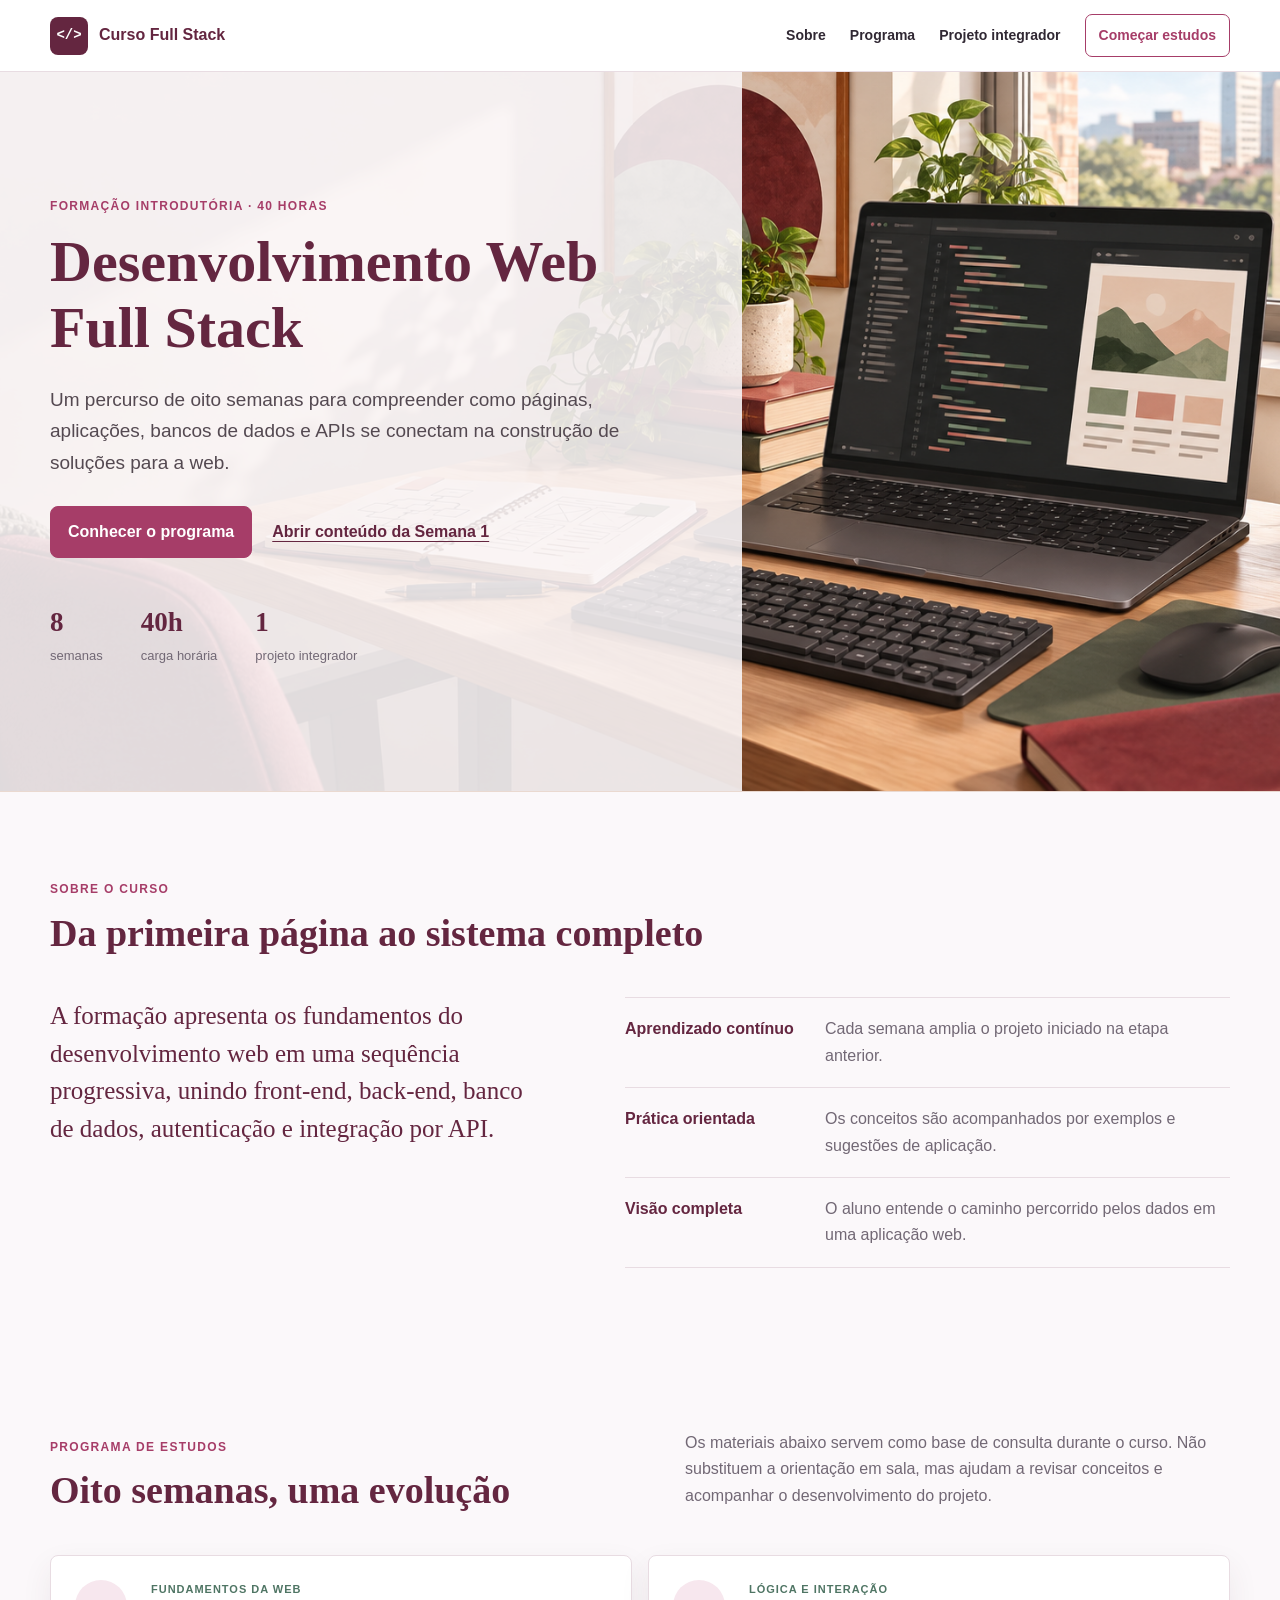
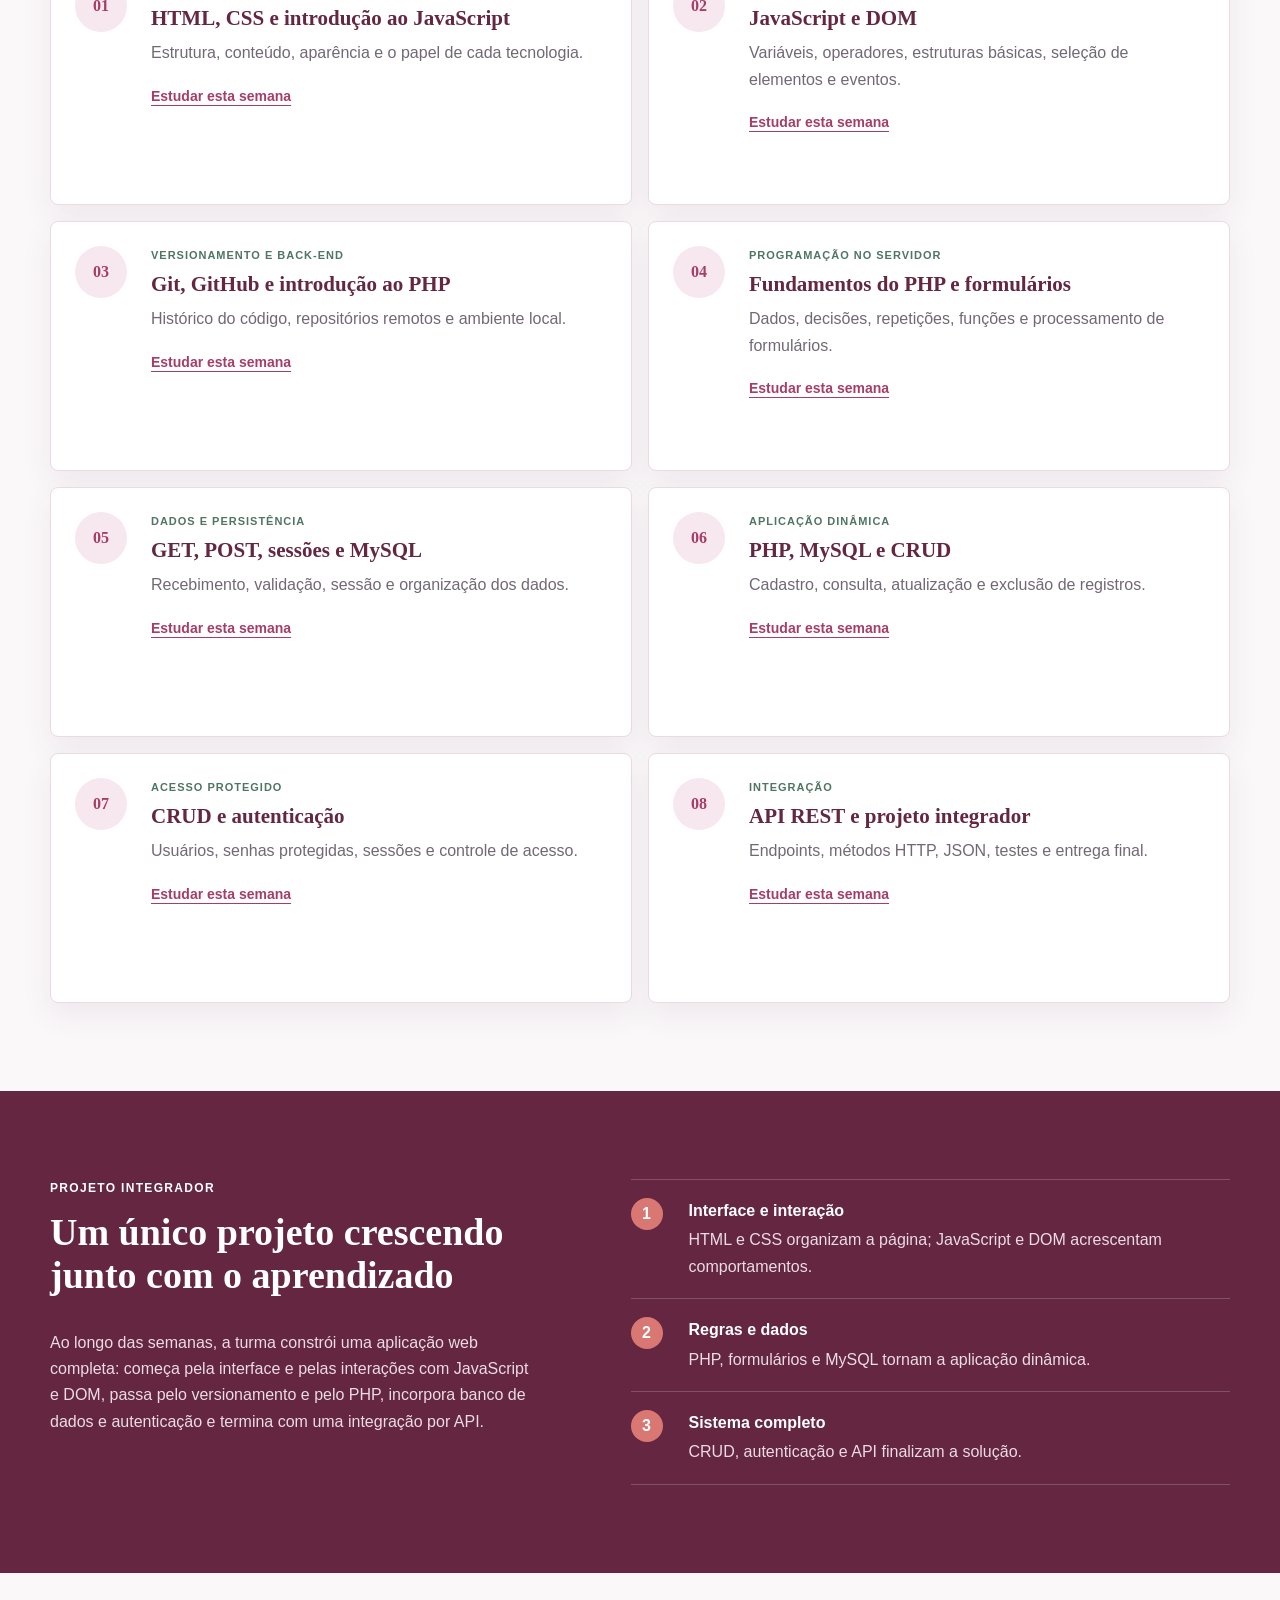
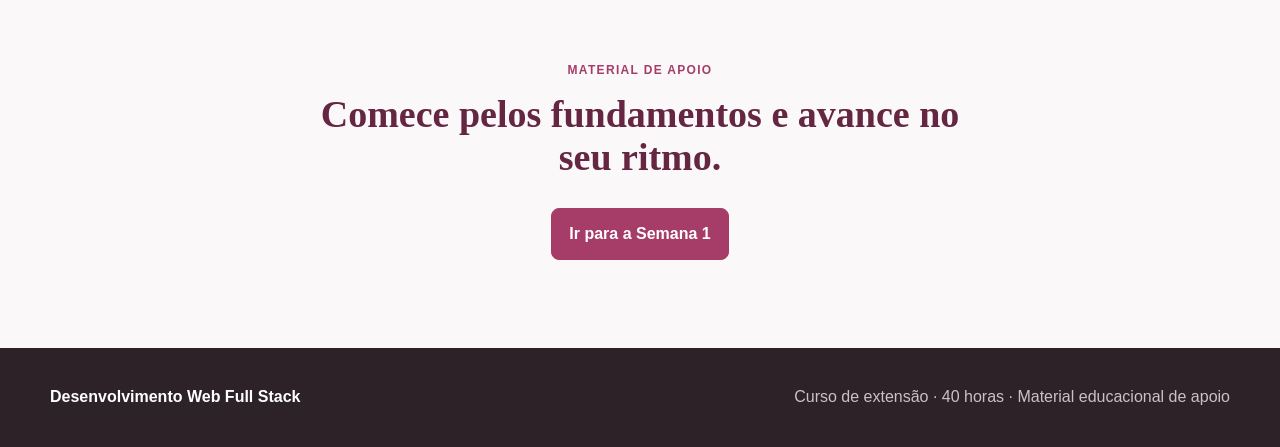
<file: index.html>
<!doctype html>
<html lang="pt-BR">
<head>
    <meta charset="utf-8">
    <meta name="viewport" content="width=device-width, initial-scale=1">
    <meta name="description" content="Apresentação e materiais de apoio do curso Desenvolvimento Web Full Stack, com 40 horas distribuídas em oito semanas.">
    <title>Curso de Desenvolvimento Web Full Stack</title>
    <link rel="icon" href="assets/favicon.svg" type="image/svg+xml">
    <link rel="stylesheet" href="assets/style.css">
</head>
<body>
    <header class="site-header">
        <a class="brand" href="index.html" aria-label="Página inicial">
            <span class="brand-mark" aria-hidden="true">&lt;/&gt;</span>
            <span>Curso Full Stack</span>
        </a>
        <nav class="site-nav" aria-label="Navegação principal">
            <a href="#sobre">Sobre</a>
            <a href="#programa">Programa</a>
            <a href="#projeto">Projeto integrador</a>
            <a class="nav-cta" href="conteudos/semana-1.html">Começar estudos</a>
        </nav>
    </header>

    <main>
        <section class="hero" aria-labelledby="hero-title">
            <div class="hero-content">
                <p class="eyebrow">Formação introdutória · 40 horas</p>
                <h1 id="hero-title">Desenvolvimento Web Full Stack</h1>
                <p class="hero-copy">Um percurso de oito semanas para compreender como páginas, aplicações, bancos de dados e APIs se conectam na construção de soluções para a web.</p>
                <div class="hero-actions">
                    <a class="button" href="#programa">Conhecer o programa</a>
                    <a class="text-link" href="conteudos/semana-1.html">Abrir conteúdo da Semana 1</a>
                </div>
                <dl class="course-facts" aria-label="Informações do curso">
                    <div><dt>8</dt><dd>semanas</dd></div>
                    <div><dt>40h</dt><dd>carga horária</dd></div>
                    <div><dt>1</dt><dd>projeto integrador</dd></div>
                </dl>
            </div>
        </section>

        <section class="section intro-section" id="sobre">
            <div class="section-heading">
                <p class="eyebrow">Sobre o curso</p>
                <h2>Da primeira página ao sistema completo</h2>
            </div>
            <div class="intro-grid">
                <p class="lead">A formação apresenta os fundamentos do desenvolvimento web em uma sequência progressiva, unindo front-end, back-end, banco de dados, autenticação e integração por API.</p>
                <div class="principles">
                    <div><strong>Aprendizado contínuo</strong><span>Cada semana amplia o projeto iniciado na etapa anterior.</span></div>
                    <div><strong>Prática orientada</strong><span>Os conceitos são acompanhados por exemplos e sugestões de aplicação.</span></div>
                    <div><strong>Visão completa</strong><span>O aluno entende o caminho percorrido pelos dados em uma aplicação web.</span></div>
                </div>
            </div>
        </section>

        <section class="section program-section" id="programa">
            <div class="section-heading split-heading">
                <div>
                    <p class="eyebrow">Programa de estudos</p>
                    <h2>Oito semanas, uma evolução</h2>
                </div>
                <p>Os materiais abaixo servem como base de consulta durante o curso. Não substituem a orientação em sala, mas ajudam a revisar conceitos e acompanhar o desenvolvimento do projeto.</p>
            </div>

            <div class="week-grid">
                <article class="week-card"><span class="week-number">01</span><div><p class="week-area">Fundamentos da web</p><h3>HTML, CSS e introdução ao JavaScript</h3><p>Estrutura, conteúdo, aparência e o papel de cada tecnologia.</p><a href="conteudos/semana-1.html">Estudar esta semana</a></div></article>
                <article class="week-card"><span class="week-number">02</span><div><p class="week-area">Lógica e interação</p><h3>JavaScript e DOM</h3><p>Variáveis, operadores, estruturas básicas, seleção de elementos e eventos.</p><a href="conteudos/semana-2.html">Estudar esta semana</a></div></article>
                <article class="week-card"><span class="week-number">03</span><div><p class="week-area">Versionamento e back-end</p><h3>Git, GitHub e introdução ao PHP</h3><p>Histórico do código, repositórios remotos e ambiente local.</p><a href="conteudos/semana-3.html">Estudar esta semana</a></div></article>
                <article class="week-card"><span class="week-number">04</span><div><p class="week-area">Programação no servidor</p><h3>Fundamentos do PHP e formulários</h3><p>Dados, decisões, repetições, funções e processamento de formulários.</p><a href="conteudos/semana-4.html">Estudar esta semana</a></div></article>
                <article class="week-card"><span class="week-number">05</span><div><p class="week-area">Dados e persistência</p><h3>GET, POST, sessões e MySQL</h3><p>Recebimento, validação, sessão e organização dos dados.</p><a href="conteudos/semana-5.html">Estudar esta semana</a></div></article>
                <article class="week-card"><span class="week-number">06</span><div><p class="week-area">Aplicação dinâmica</p><h3>PHP, MySQL e CRUD</h3><p>Cadastro, consulta, atualização e exclusão de registros.</p><a href="conteudos/semana-6.html">Estudar esta semana</a></div></article>
                <article class="week-card"><span class="week-number">07</span><div><p class="week-area">Acesso protegido</p><h3>CRUD e autenticação</h3><p>Usuários, senhas protegidas, sessões e controle de acesso.</p><a href="conteudos/semana-7.html">Estudar esta semana</a></div></article>
                <article class="week-card"><span class="week-number">08</span><div><p class="week-area">Integração</p><h3>API REST e projeto integrador</h3><p>Endpoints, métodos HTTP, JSON, testes e entrega final.</p><a href="conteudos/semana-8.html">Estudar esta semana</a></div></article>
            </div>
        </section>

        <section class="project-band" id="projeto">
            <div class="section project-layout">
                <div class="project-copy">
                    <p class="eyebrow">Projeto integrador</p>
                    <h2>Um único projeto crescendo junto com o aprendizado</h2>
                    <p>Ao longo das semanas, a turma constrói uma aplicação web completa: começa pela interface e pelas interações com JavaScript e DOM, passa pelo versionamento e pelo PHP, incorpora banco de dados e autenticação e termina com uma integração por API.</p>
                </div>
                <ol class="project-steps">
                    <li><span>1</span><div><strong>Interface e interação</strong><p>HTML e CSS organizam a página; JavaScript e DOM acrescentam comportamentos.</p></div></li>
                    <li><span>2</span><div><strong>Regras e dados</strong><p>PHP, formulários e MySQL tornam a aplicação dinâmica.</p></div></li>
                    <li><span>3</span><div><strong>Sistema completo</strong><p>CRUD, autenticação e API finalizam a solução.</p></div></li>
                </ol>
            </div>
        </section>

        <section class="section final-cta">
            <p class="eyebrow">Material de apoio</p>
            <h2>Comece pelos fundamentos e avance no seu ritmo.</h2>
            <a class="button" href="conteudos/semana-1.html">Ir para a Semana 1</a>
        </section>
    </main>

    <footer class="site-footer">
        <strong>Desenvolvimento Web Full Stack</strong>
        <p>Curso de extensão · 40 horas · Material educacional de apoio</p>
    </footer>
</body>
</html>
</file>
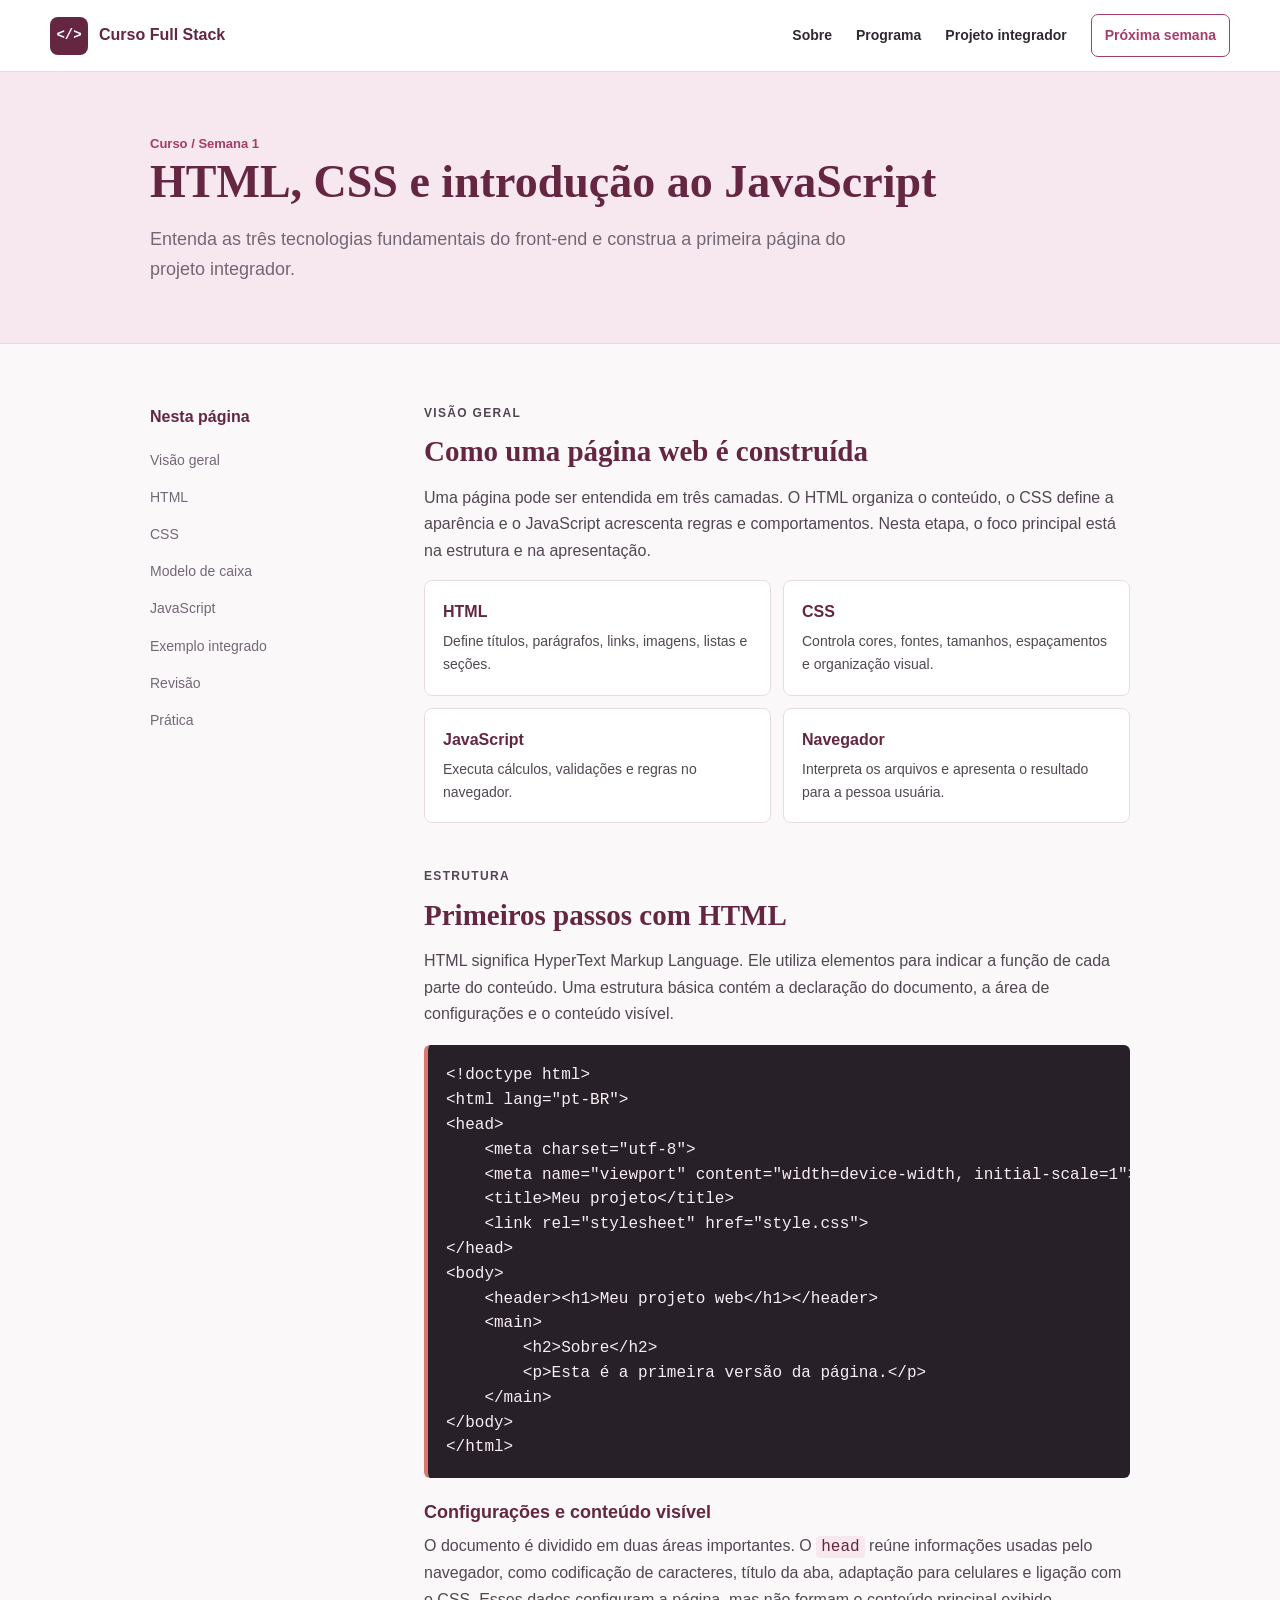
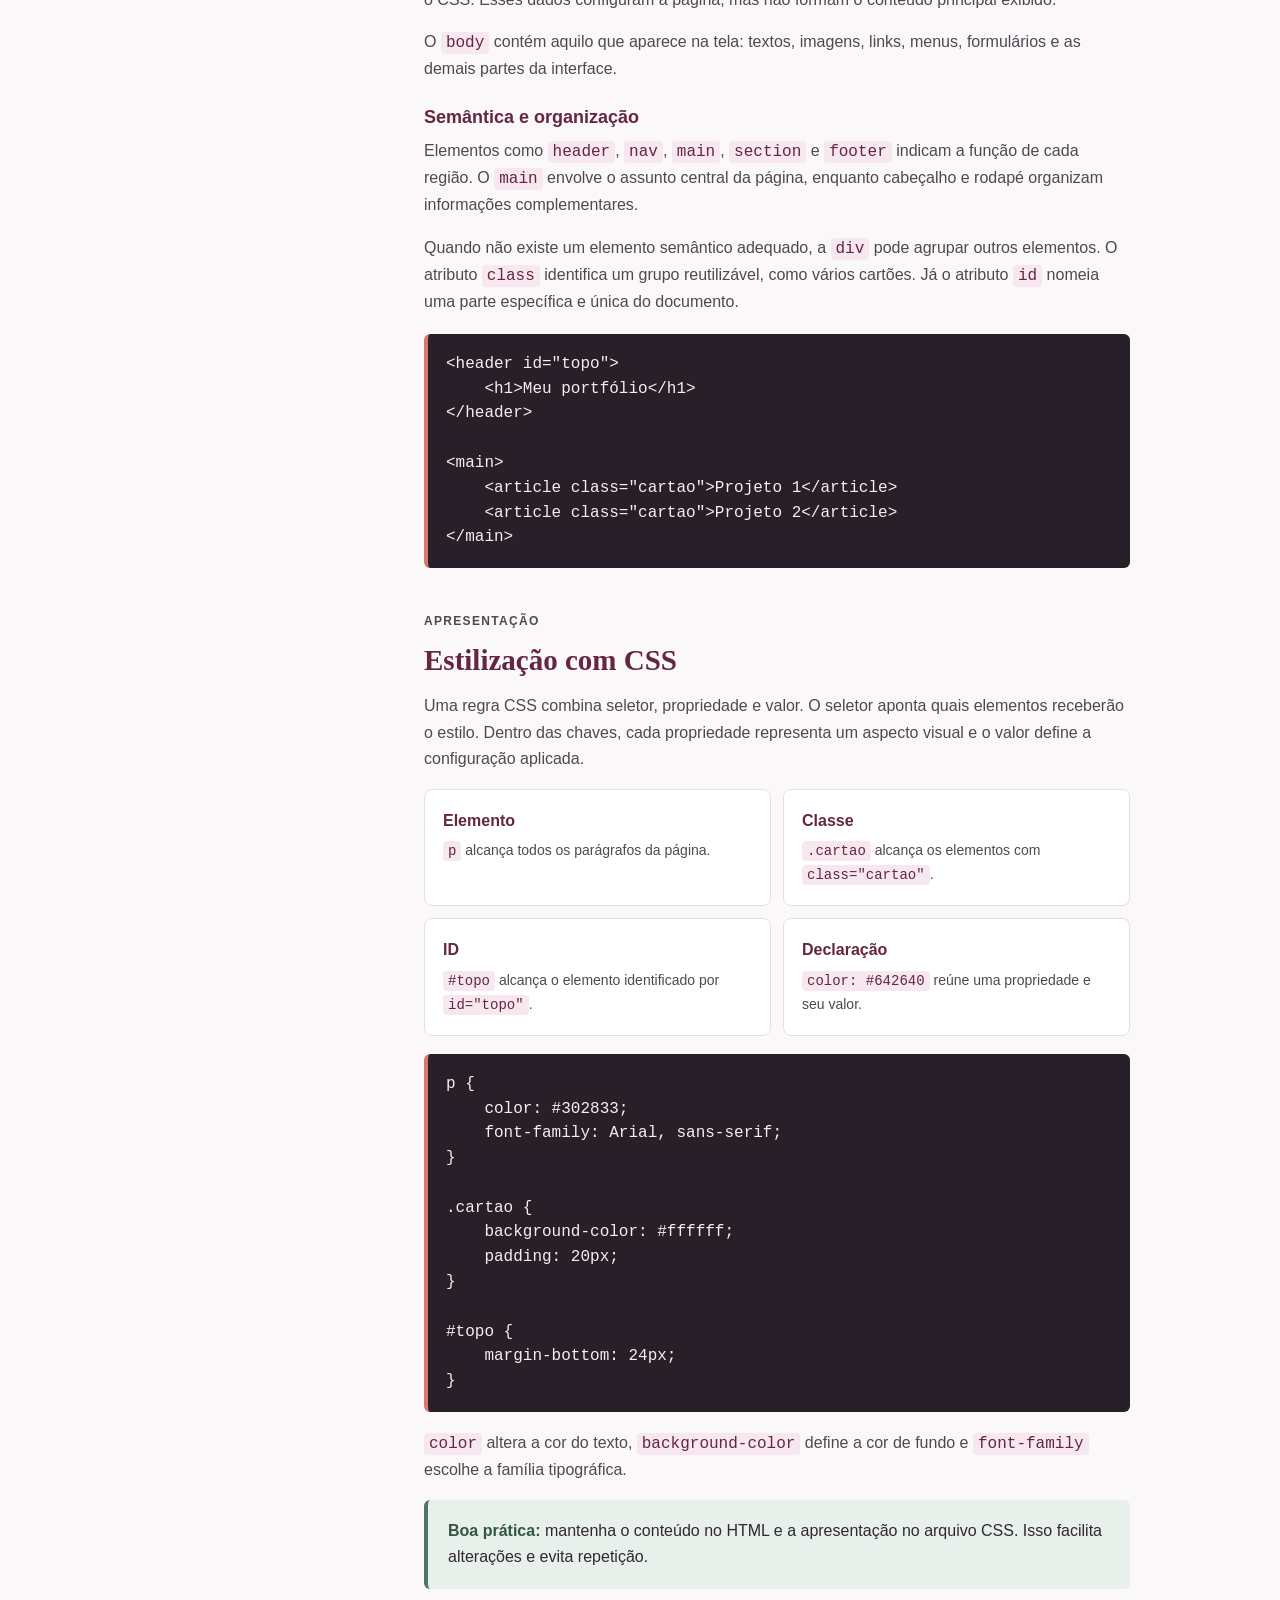
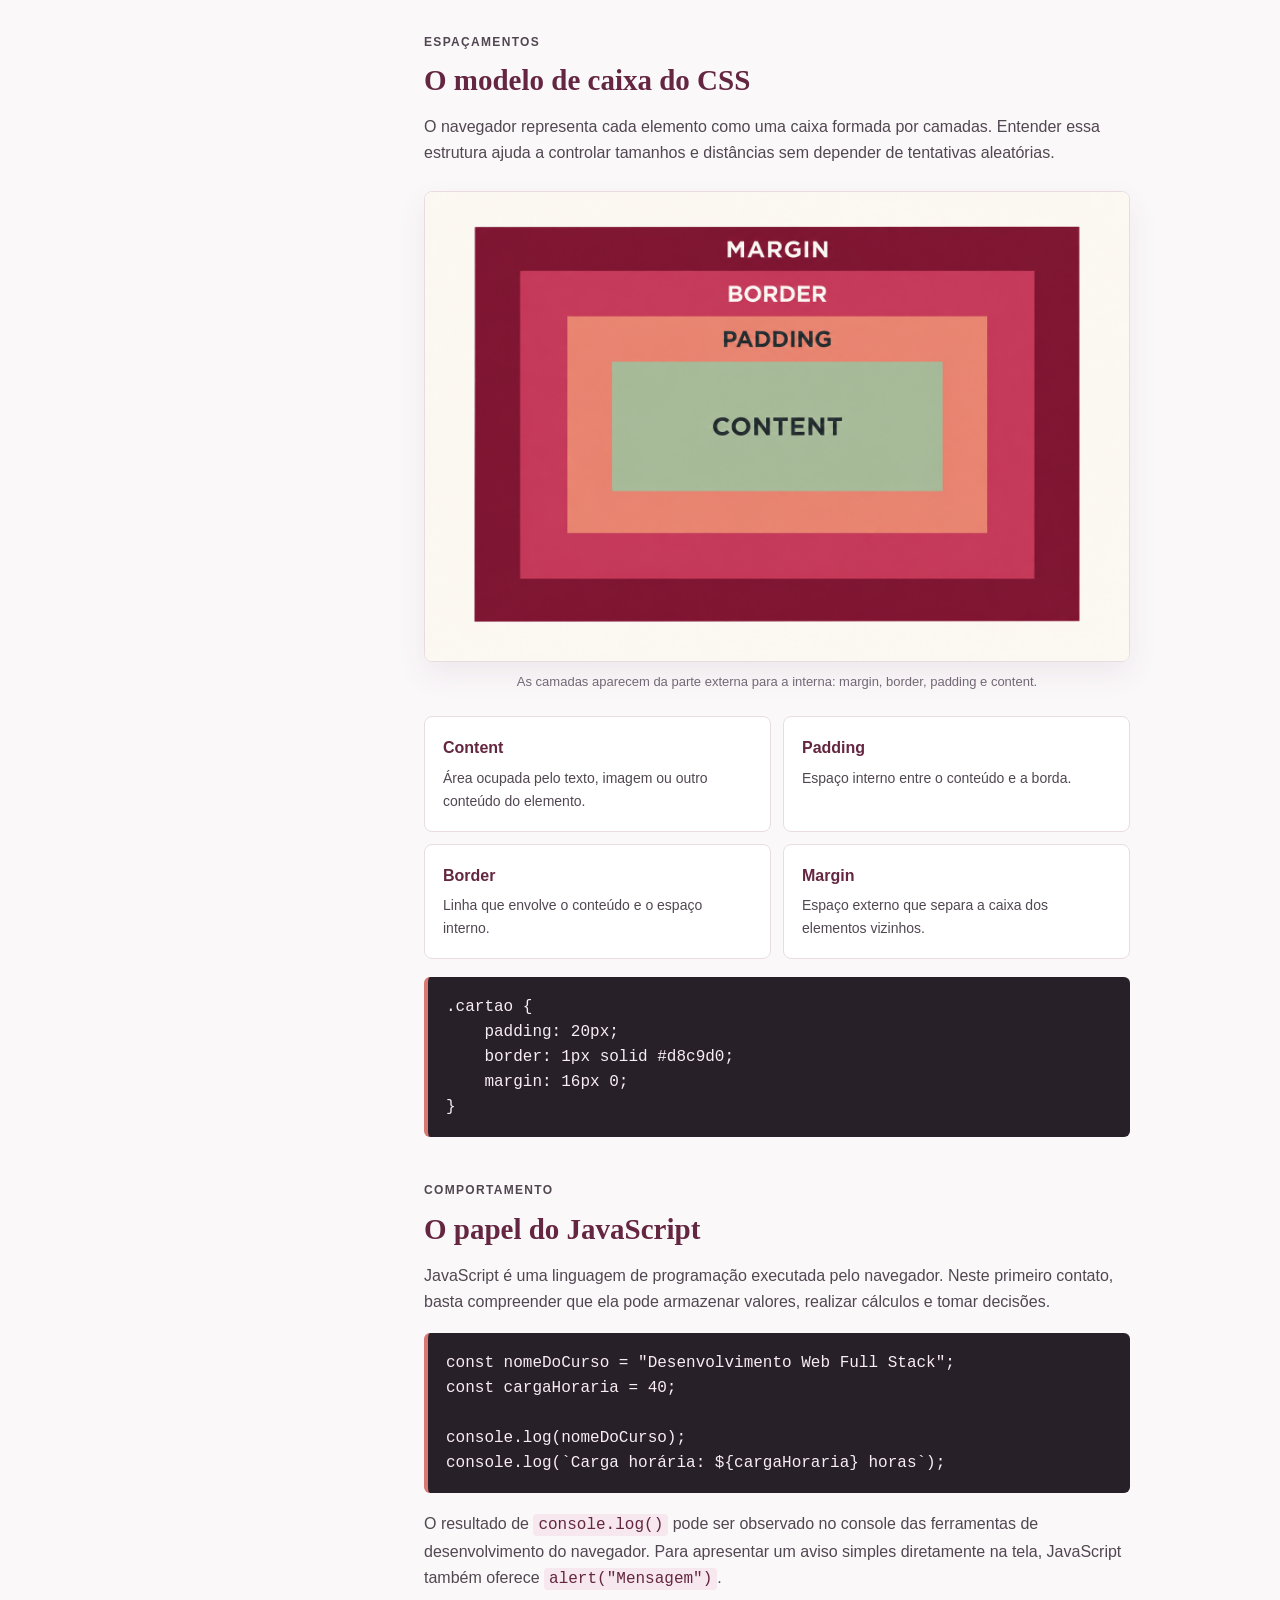
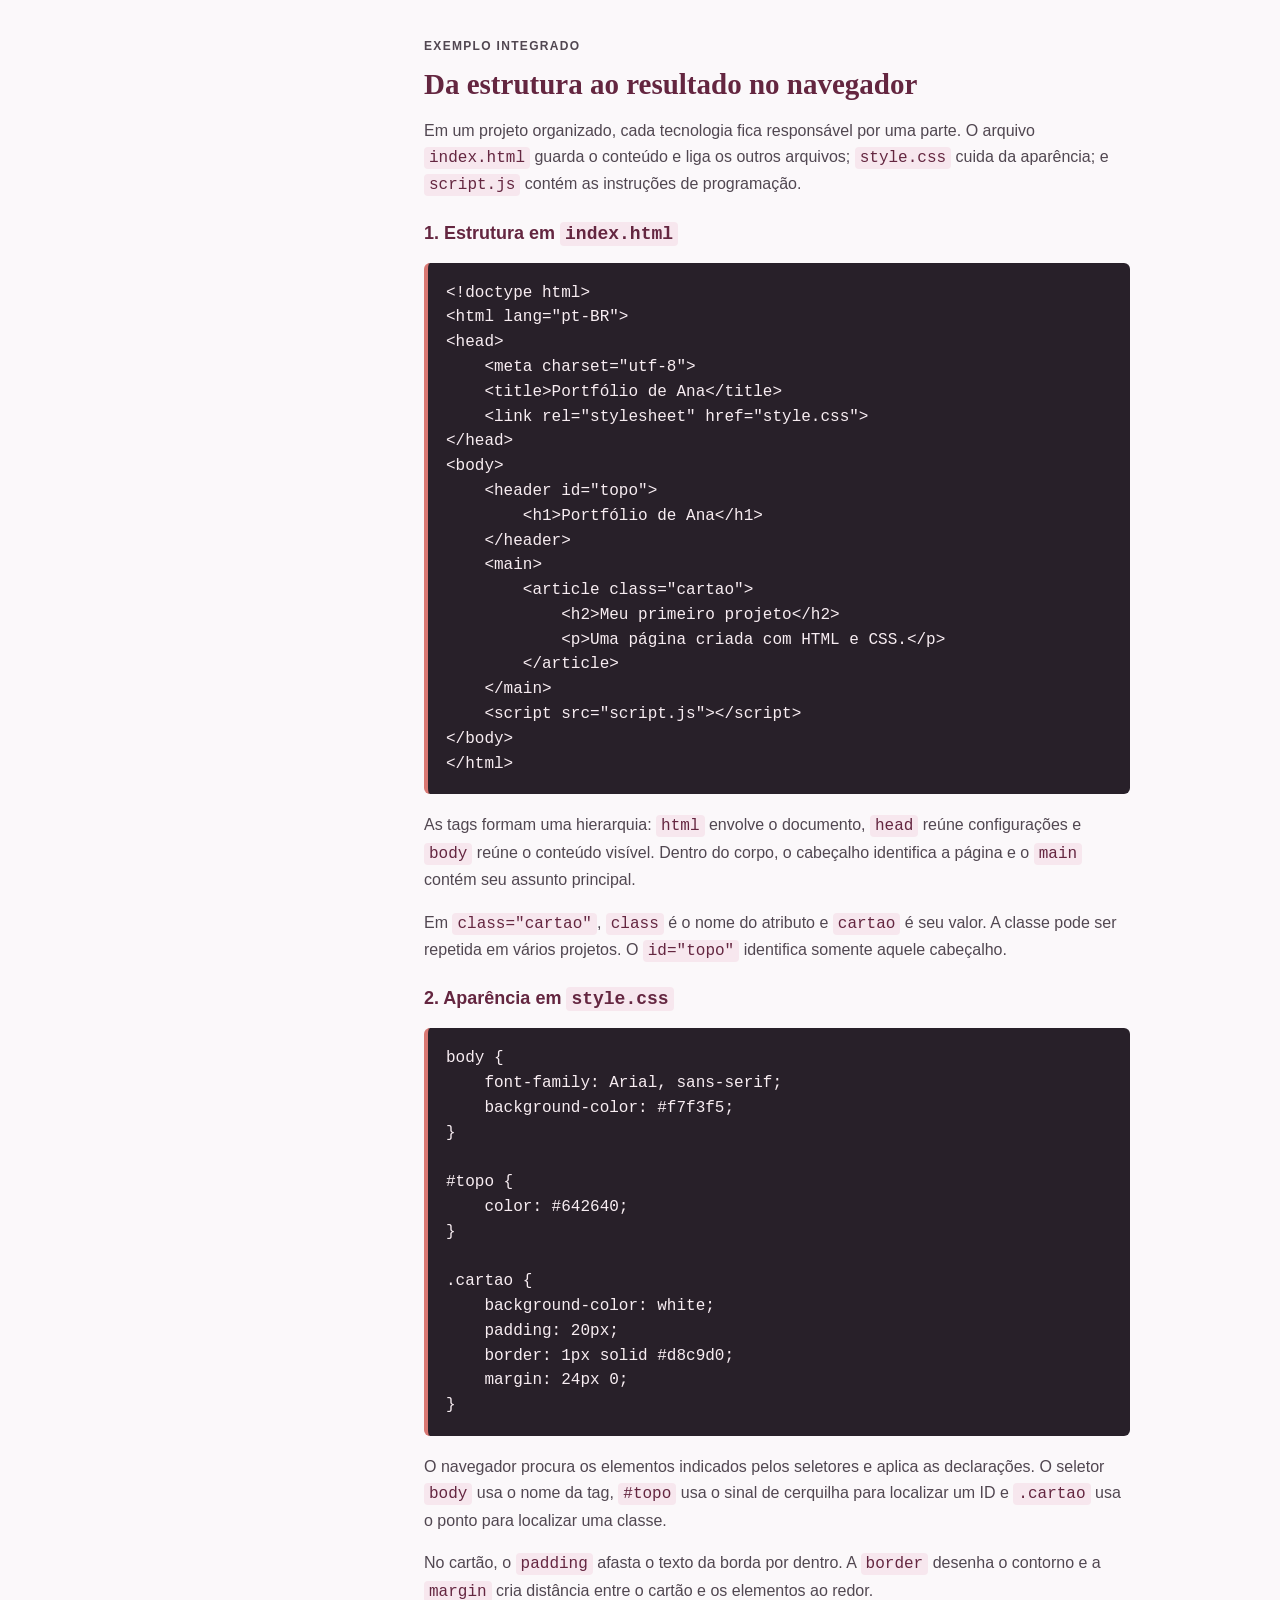
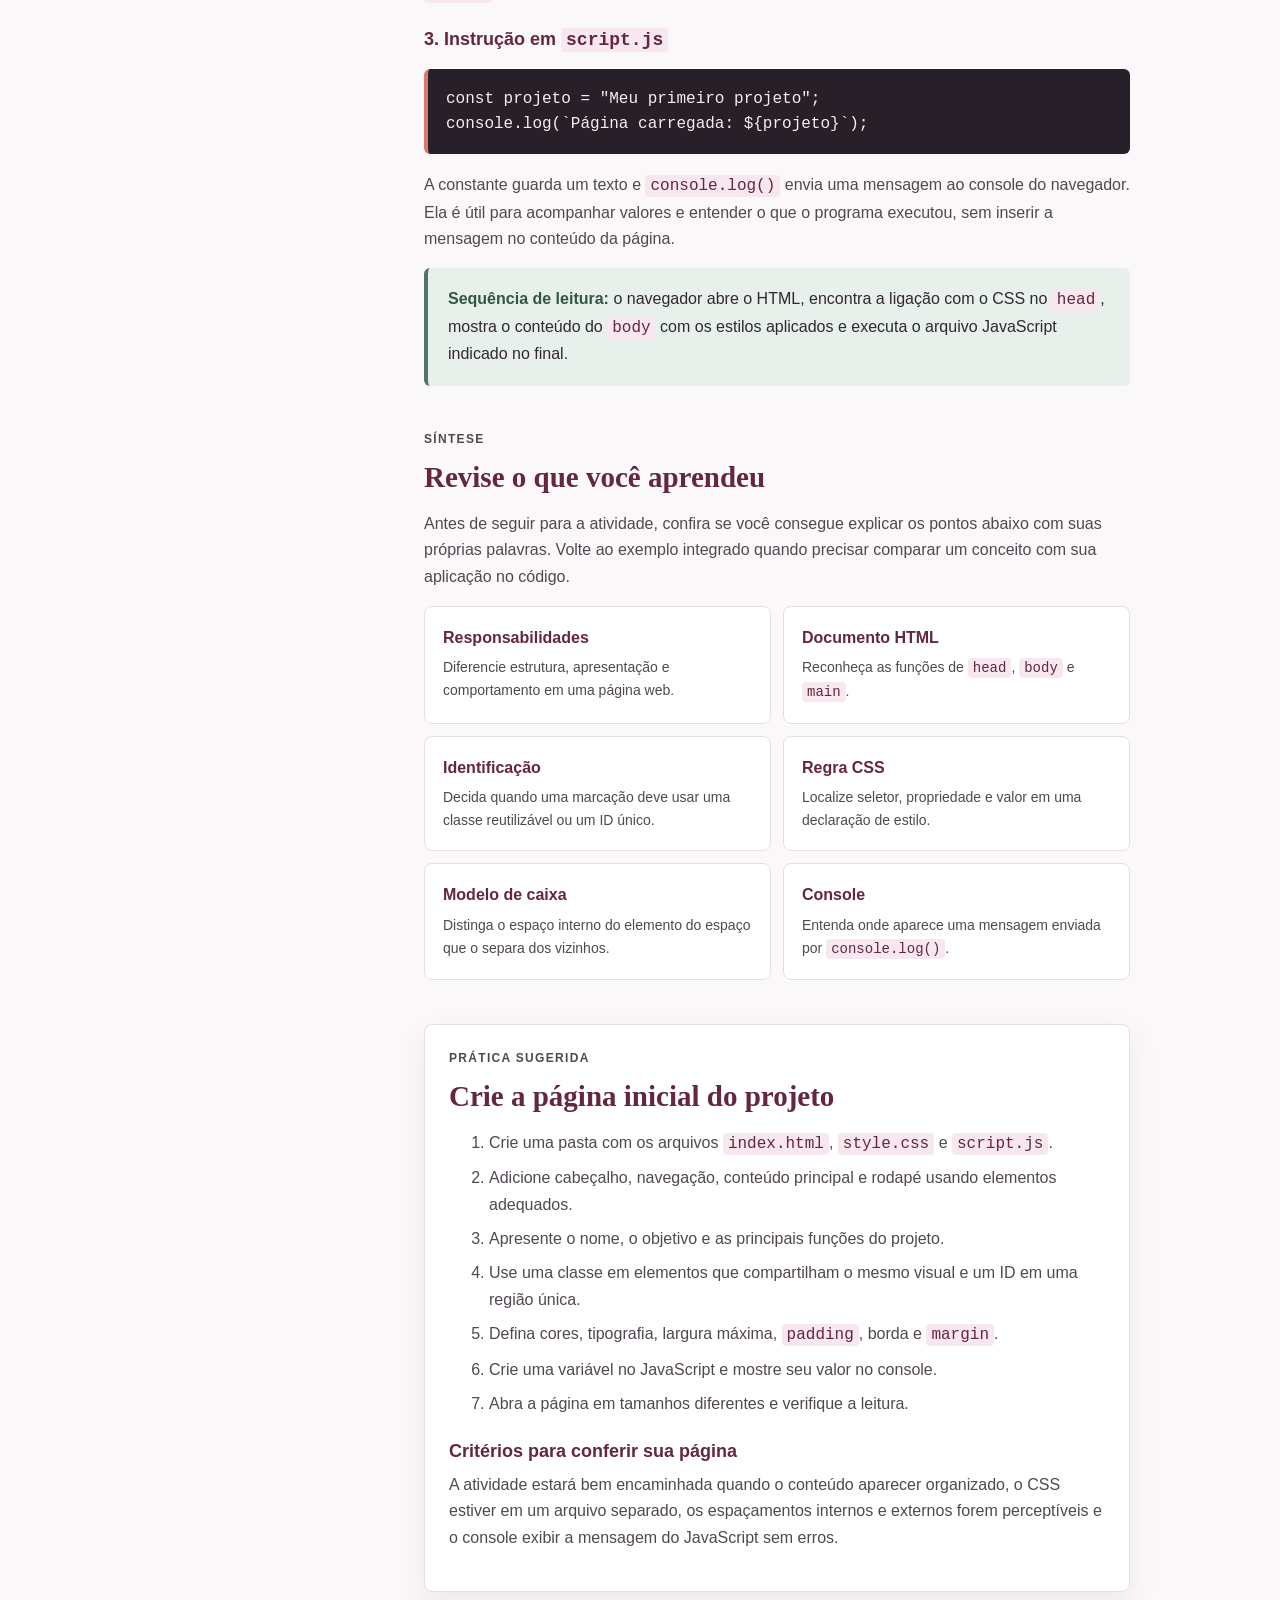
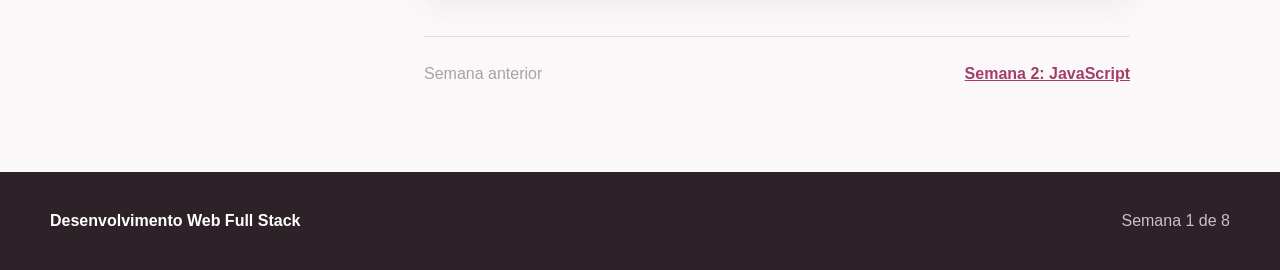
<file: conteudos/semana-1.html>
<!doctype html>
<html lang="pt-BR">
<head>
    <meta charset="utf-8">
    <meta name="viewport" content="width=device-width, initial-scale=1">
    <title>Semana 1 · HTML, CSS e JavaScript</title>
    <link rel="icon" href="../assets/favicon.svg" type="image/svg+xml">
    <link rel="stylesheet" href="../assets/style.css">
</head>
<body>
    <header class="site-header">
        <a class="brand" href="../index.html"><span class="brand-mark" aria-hidden="true">&lt;/&gt;</span><span>Curso Full Stack</span></a>
        <nav class="site-nav" aria-label="Navegação principal"><a href="../index.html#sobre">Sobre</a><a href="../index.html#programa">Programa</a><a href="../index.html#projeto">Projeto integrador</a><a class="nav-cta" href="semana-2.html">Próxima semana</a></nav>
    </header>
    <main>
        <header class="content-hero">
            <a class="breadcrumb" href="../index.html#programa">Curso / Semana 1</a>
            <h1>HTML, CSS e introdução ao JavaScript</h1>
            <p>Entenda as três tecnologias fundamentais do front-end e construa a primeira página do projeto integrador.</p>
        </header>
        <div class="study-layout">
            <aside class="study-nav" aria-label="Nesta página"><strong>Nesta página</strong><a href="#visao">Visão geral</a><a href="#html">HTML</a><a href="#css">CSS</a><a href="#box-model">Modelo de caixa</a><a href="#javascript">JavaScript</a><a href="#exemplo">Exemplo integrado</a><a href="#revisao">Revisão</a><a href="#pratica">Prática</a></aside>
            <article class="study-article">
                <section id="visao">
                    <p class="eyebrow">Visão geral</p>
                    <h2>Como uma página web é construída</h2>
                    <p>Uma página pode ser entendida em três camadas. O HTML organiza o conteúdo, o CSS define a aparência e o JavaScript acrescenta regras e comportamentos. Nesta etapa, o foco principal está na estrutura e na apresentação.</p>
                    <div class="concept-grid">
                        <div class="concept"><strong>HTML</strong><p>Define títulos, parágrafos, links, imagens, listas e seções.</p></div>
                        <div class="concept"><strong>CSS</strong><p>Controla cores, fontes, tamanhos, espaçamentos e organização visual.</p></div>
                        <div class="concept"><strong>JavaScript</strong><p>Executa cálculos, validações e regras no navegador.</p></div>
                        <div class="concept"><strong>Navegador</strong><p>Interpreta os arquivos e apresenta o resultado para a pessoa usuária.</p></div>
                    </div>
                </section>

                <section id="html">
                    <p class="eyebrow">Estrutura</p>
                    <h2>Primeiros passos com HTML</h2>
                    <p>HTML significa HyperText Markup Language. Ele utiliza elementos para indicar a função de cada parte do conteúdo. Uma estrutura básica contém a declaração do documento, a área de configurações e o conteúdo visível.</p>
                    <pre><code>&lt;!doctype html&gt;
&lt;html lang="pt-BR"&gt;
&lt;head&gt;
    &lt;meta charset="utf-8"&gt;
    &lt;meta name="viewport" content="width=device-width, initial-scale=1"&gt;
    &lt;title&gt;Meu projeto&lt;/title&gt;
    &lt;link rel="stylesheet" href="style.css"&gt;
&lt;/head&gt;
&lt;body&gt;
    &lt;header&gt;&lt;h1&gt;Meu projeto web&lt;/h1&gt;&lt;/header&gt;
    &lt;main&gt;
        &lt;h2&gt;Sobre&lt;/h2&gt;
        &lt;p&gt;Esta é a primeira versão da página.&lt;/p&gt;
    &lt;/main&gt;
&lt;/body&gt;
&lt;/html&gt;</code></pre>
                    <h3>Configurações e conteúdo visível</h3>
                    <p>O documento é dividido em duas áreas importantes. O <code>head</code> reúne informações usadas pelo navegador, como codificação de caracteres, título da aba, adaptação para celulares e ligação com o CSS. Esses dados configuram a página, mas não formam o conteúdo principal exibido.</p>
                    <p>O <code>body</code> contém aquilo que aparece na tela: textos, imagens, links, menus, formulários e as demais partes da interface.</p>

                    <h3>Semântica e organização</h3>
                    <p>Elementos como <code>header</code>, <code>nav</code>, <code>main</code>, <code>section</code> e <code>footer</code> indicam a função de cada região. O <code>main</code> envolve o assunto central da página, enquanto cabeçalho e rodapé organizam informações complementares.</p>
                    <p>Quando não existe um elemento semântico adequado, a <code>div</code> pode agrupar outros elementos. O atributo <code>class</code> identifica um grupo reutilizável, como vários cartões. Já o atributo <code>id</code> nomeia uma parte específica e única do documento.</p>
                    <pre><code>&lt;header id="topo"&gt;
    &lt;h1&gt;Meu portfólio&lt;/h1&gt;
&lt;/header&gt;

&lt;main&gt;
    &lt;article class="cartao"&gt;Projeto 1&lt;/article&gt;
    &lt;article class="cartao"&gt;Projeto 2&lt;/article&gt;
&lt;/main&gt;</code></pre>
                </section>

                <section id="css">
                    <p class="eyebrow">Apresentação</p>
                    <h2>Estilização com CSS</h2>
                    <p>Uma regra CSS combina seletor, propriedade e valor. O seletor aponta quais elementos receberão o estilo. Dentro das chaves, cada propriedade representa um aspecto visual e o valor define a configuração aplicada.</p>
                    <div class="concept-grid">
                        <div class="concept"><strong>Elemento</strong><p><code>p</code> alcança todos os parágrafos da página.</p></div>
                        <div class="concept"><strong>Classe</strong><p><code>.cartao</code> alcança os elementos com <code>class="cartao"</code>.</p></div>
                        <div class="concept"><strong>ID</strong><p><code>#topo</code> alcança o elemento identificado por <code>id="topo"</code>.</p></div>
                        <div class="concept"><strong>Declaração</strong><p><code>color: #642640</code> reúne uma propriedade e seu valor.</p></div>
                    </div>
                    <pre><code>p {
    color: #302833;
    font-family: Arial, sans-serif;
}

.cartao {
    background-color: #ffffff;
    padding: 20px;
}

#topo {
    margin-bottom: 24px;
}</code></pre>
                    <p><code>color</code> altera a cor do texto, <code>background-color</code> define a cor de fundo e <code>font-family</code> escolhe a família tipográfica.</p>
                    <div class="note"><strong>Boa prática:</strong> mantenha o conteúdo no HTML e a apresentação no arquivo CSS. Isso facilita alterações e evita repetição.</div>
                </section>

                <section id="box-model">
                    <p class="eyebrow">Espaçamentos</p>
                    <h2>O modelo de caixa do CSS</h2>
                    <p>O navegador representa cada elemento como uma caixa formada por camadas. Entender essa estrutura ajuda a controlar tamanhos e distâncias sem depender de tentativas aleatórias.</p>
                    <figure class="study-figure">
                        <img src="../assets/css-box-model.png" alt="Diagrama do modelo de caixa do CSS com margin na camada externa, seguida por border, padding e content no centro.">
                        <figcaption>As camadas aparecem da parte externa para a interna: margin, border, padding e content.</figcaption>
                    </figure>
                    <div class="concept-grid">
                        <div class="concept"><strong>Content</strong><p>Área ocupada pelo texto, imagem ou outro conteúdo do elemento.</p></div>
                        <div class="concept"><strong>Padding</strong><p>Espaço interno entre o conteúdo e a borda.</p></div>
                        <div class="concept"><strong>Border</strong><p>Linha que envolve o conteúdo e o espaço interno.</p></div>
                        <div class="concept"><strong>Margin</strong><p>Espaço externo que separa a caixa dos elementos vizinhos.</p></div>
                    </div>
                    <pre><code>.cartao {
    padding: 20px;
    border: 1px solid #d8c9d0;
    margin: 16px 0;
}</code></pre>
                </section>

                <section id="javascript">
                    <p class="eyebrow">Comportamento</p>
                    <h2>O papel do JavaScript</h2>
                    <p>JavaScript é uma linguagem de programação executada pelo navegador. Neste primeiro contato, basta compreender que ela pode armazenar valores, realizar cálculos e tomar decisões.</p>
                    <pre><code>const nomeDoCurso = "Desenvolvimento Web Full Stack";
const cargaHoraria = 40;

console.log(nomeDoCurso);
console.log(`Carga horária: ${cargaHoraria} horas`);</code></pre>
                    <p>O resultado de <code>console.log()</code> pode ser observado no console das ferramentas de desenvolvimento do navegador. Para apresentar um aviso simples diretamente na tela, JavaScript também oferece <code>alert("Mensagem")</code>.</p>
                </section>

                <section id="exemplo">
                    <p class="eyebrow">Exemplo integrado</p>
                    <h2>Da estrutura ao resultado no navegador</h2>
                    <p>Em um projeto organizado, cada tecnologia fica responsável por uma parte. O arquivo <code>index.html</code> guarda o conteúdo e liga os outros arquivos; <code>style.css</code> cuida da aparência; e <code>script.js</code> contém as instruções de programação.</p>
                    <h3>1. Estrutura em <code>index.html</code></h3>
                    <pre><code>&lt;!doctype html&gt;
&lt;html lang="pt-BR"&gt;
&lt;head&gt;
    &lt;meta charset="utf-8"&gt;
    &lt;title&gt;Portfólio de Ana&lt;/title&gt;
    &lt;link rel="stylesheet" href="style.css"&gt;
&lt;/head&gt;
&lt;body&gt;
    &lt;header id="topo"&gt;
        &lt;h1&gt;Portfólio de Ana&lt;/h1&gt;
    &lt;/header&gt;
    &lt;main&gt;
        &lt;article class="cartao"&gt;
            &lt;h2&gt;Meu primeiro projeto&lt;/h2&gt;
            &lt;p&gt;Uma página criada com HTML e CSS.&lt;/p&gt;
        &lt;/article&gt;
    &lt;/main&gt;
    &lt;script src="script.js"&gt;&lt;/script&gt;
&lt;/body&gt;
&lt;/html&gt;</code></pre>
                    <p>As tags formam uma hierarquia: <code>html</code> envolve o documento, <code>head</code> reúne configurações e <code>body</code> reúne o conteúdo visível. Dentro do corpo, o cabeçalho identifica a página e o <code>main</code> contém seu assunto principal.</p>
                    <p>Em <code>class="cartao"</code>, <code>class</code> é o nome do atributo e <code>cartao</code> é seu valor. A classe pode ser repetida em vários projetos. O <code>id="topo"</code> identifica somente aquele cabeçalho.</p>

                    <h3>2. Aparência em <code>style.css</code></h3>
                    <pre><code>body {
    font-family: Arial, sans-serif;
    background-color: #f7f3f5;
}

#topo {
    color: #642640;
}

.cartao {
    background-color: white;
    padding: 20px;
    border: 1px solid #d8c9d0;
    margin: 24px 0;
}</code></pre>
                    <p>O navegador procura os elementos indicados pelos seletores e aplica as declarações. O seletor <code>body</code> usa o nome da tag, <code>#topo</code> usa o sinal de cerquilha para localizar um ID e <code>.cartao</code> usa o ponto para localizar uma classe.</p>
                    <p>No cartão, o <code>padding</code> afasta o texto da borda por dentro. A <code>border</code> desenha o contorno e a <code>margin</code> cria distância entre o cartão e os elementos ao redor.</p>

                    <h3>3. Instrução em <code>script.js</code></h3>
                    <pre><code>const projeto = "Meu primeiro projeto";
console.log(`Página carregada: ${projeto}`);</code></pre>
                    <p>A constante guarda um texto e <code>console.log()</code> envia uma mensagem ao console do navegador. Ela é útil para acompanhar valores e entender o que o programa executou, sem inserir a mensagem no conteúdo da página.</p>

                    <div class="note"><strong>Sequência de leitura:</strong> o navegador abre o HTML, encontra a ligação com o CSS no <code>head</code>, mostra o conteúdo do <code>body</code> com os estilos aplicados e executa o arquivo JavaScript indicado no final.</div>
                </section>

                <section id="revisao">
                    <p class="eyebrow">Síntese</p>
                    <h2>Revise o que você aprendeu</h2>
                    <p>Antes de seguir para a atividade, confira se você consegue explicar os pontos abaixo com suas próprias palavras. Volte ao exemplo integrado quando precisar comparar um conceito com sua aplicação no código.</p>
                    <div class="concept-grid">
                        <div class="concept"><strong>Responsabilidades</strong><p>Diferencie estrutura, apresentação e comportamento em uma página web.</p></div>
                        <div class="concept"><strong>Documento HTML</strong><p>Reconheça as funções de <code>head</code>, <code>body</code> e <code>main</code>.</p></div>
                        <div class="concept"><strong>Identificação</strong><p>Decida quando uma marcação deve usar uma classe reutilizável ou um ID único.</p></div>
                        <div class="concept"><strong>Regra CSS</strong><p>Localize seletor, propriedade e valor em uma declaração de estilo.</p></div>
                        <div class="concept"><strong>Modelo de caixa</strong><p>Distinga o espaço interno do elemento do espaço que o separa dos vizinhos.</p></div>
                        <div class="concept"><strong>Console</strong><p>Entenda onde aparece uma mensagem enviada por <code>console.log()</code>.</p></div>
                    </div>
                </section>

                <section class="practice" id="pratica">
                    <p class="eyebrow">Prática sugerida</p>
                    <h2>Crie a página inicial do projeto</h2>
                    <ol><li>Crie uma pasta com os arquivos <code>index.html</code>, <code>style.css</code> e <code>script.js</code>.</li><li>Adicione cabeçalho, navegação, conteúdo principal e rodapé usando elementos adequados.</li><li>Apresente o nome, o objetivo e as principais funções do projeto.</li><li>Use uma classe em elementos que compartilham o mesmo visual e um ID em uma região única.</li><li>Defina cores, tipografia, largura máxima, <code>padding</code>, borda e <code>margin</code>.</li><li>Crie uma variável no JavaScript e mostre seu valor no console.</li><li>Abra a página em tamanhos diferentes e verifique a leitura.</li></ol>
                    <h3>Critérios para conferir sua página</h3>
                    <p>A atividade estará bem encaminhada quando o conteúdo aparecer organizado, o CSS estiver em um arquivo separado, os espaçamentos internos e externos forem perceptíveis e o console exibir a mensagem do JavaScript sem erros.</p>
                </section>

                <nav class="week-pagination" aria-label="Navegação entre semanas"><span class="disabled">Semana anterior</span><a href="semana-2.html">Semana 2: JavaScript</a></nav>
            </article>
        </div>
    </main>
    <footer class="site-footer"><strong>Desenvolvimento Web Full Stack</strong><p>Semana 1 de 8</p></footer>
</body>
</html>
</file>
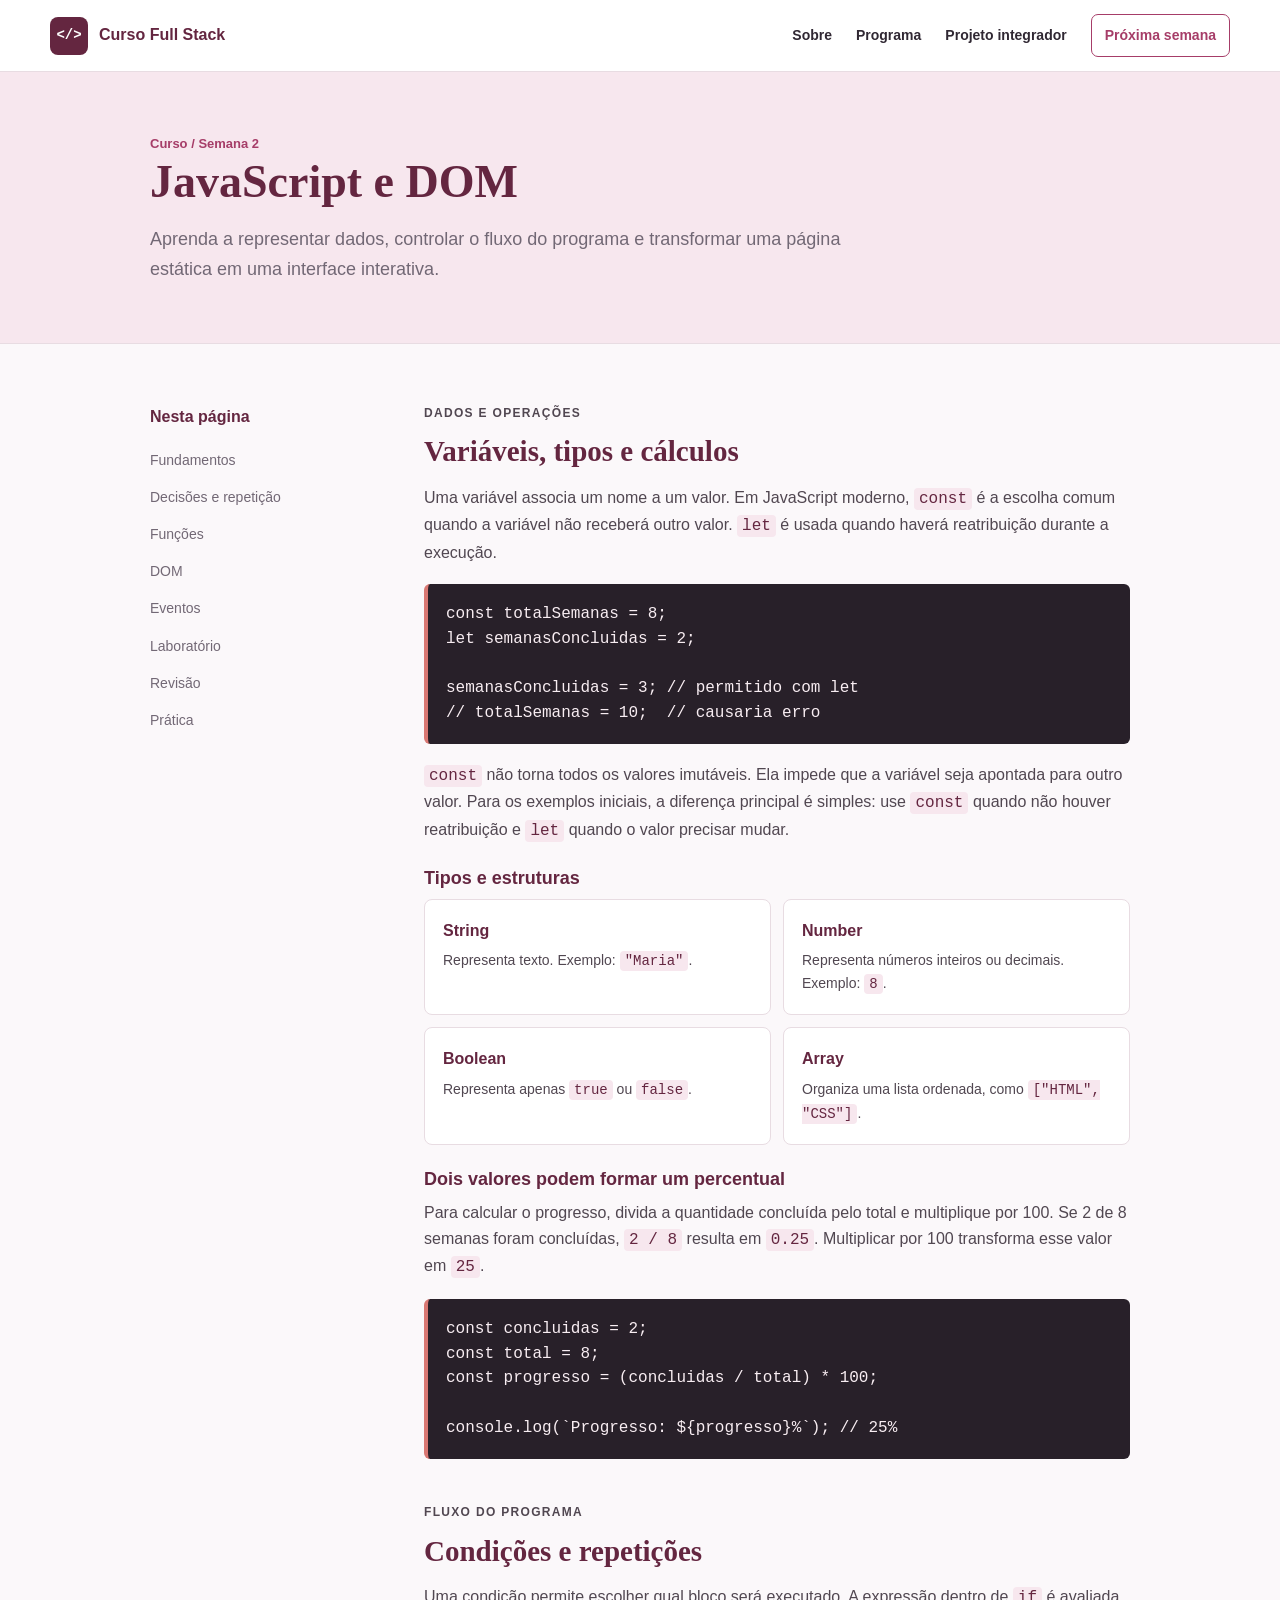
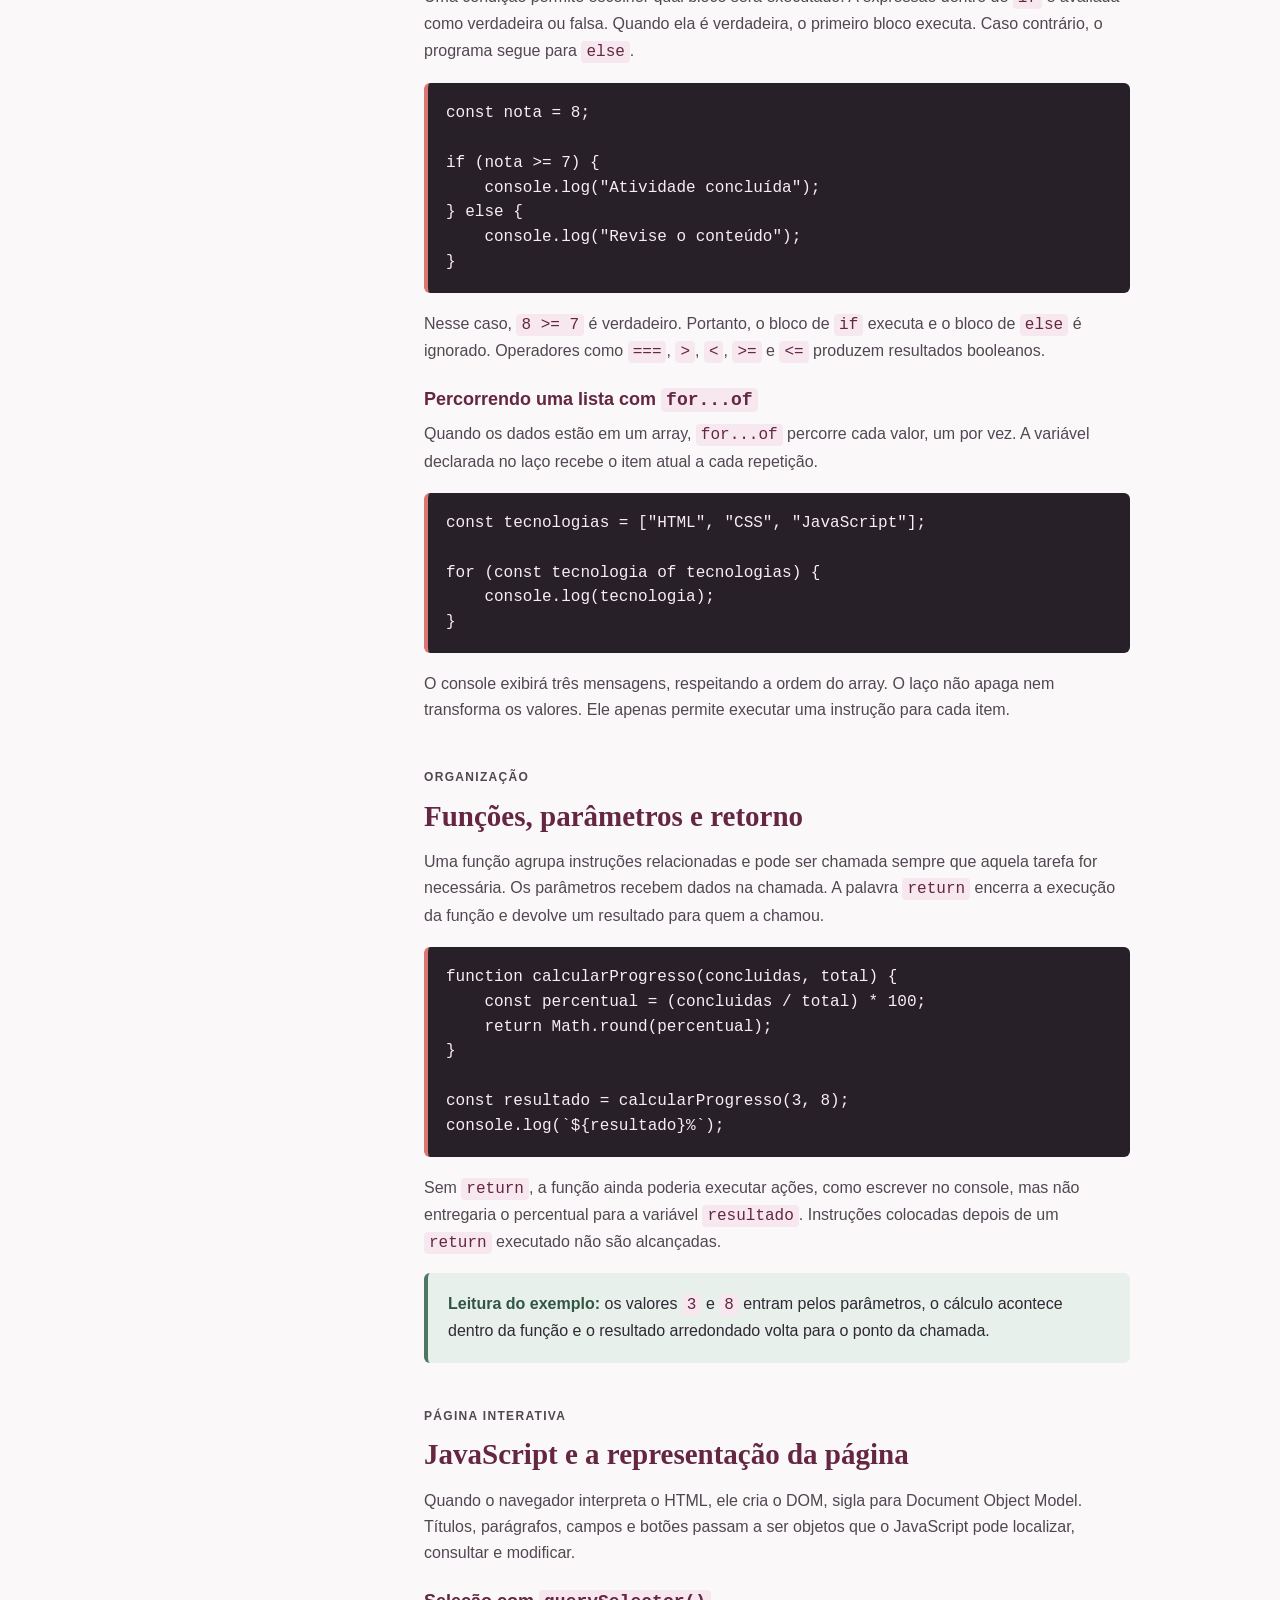
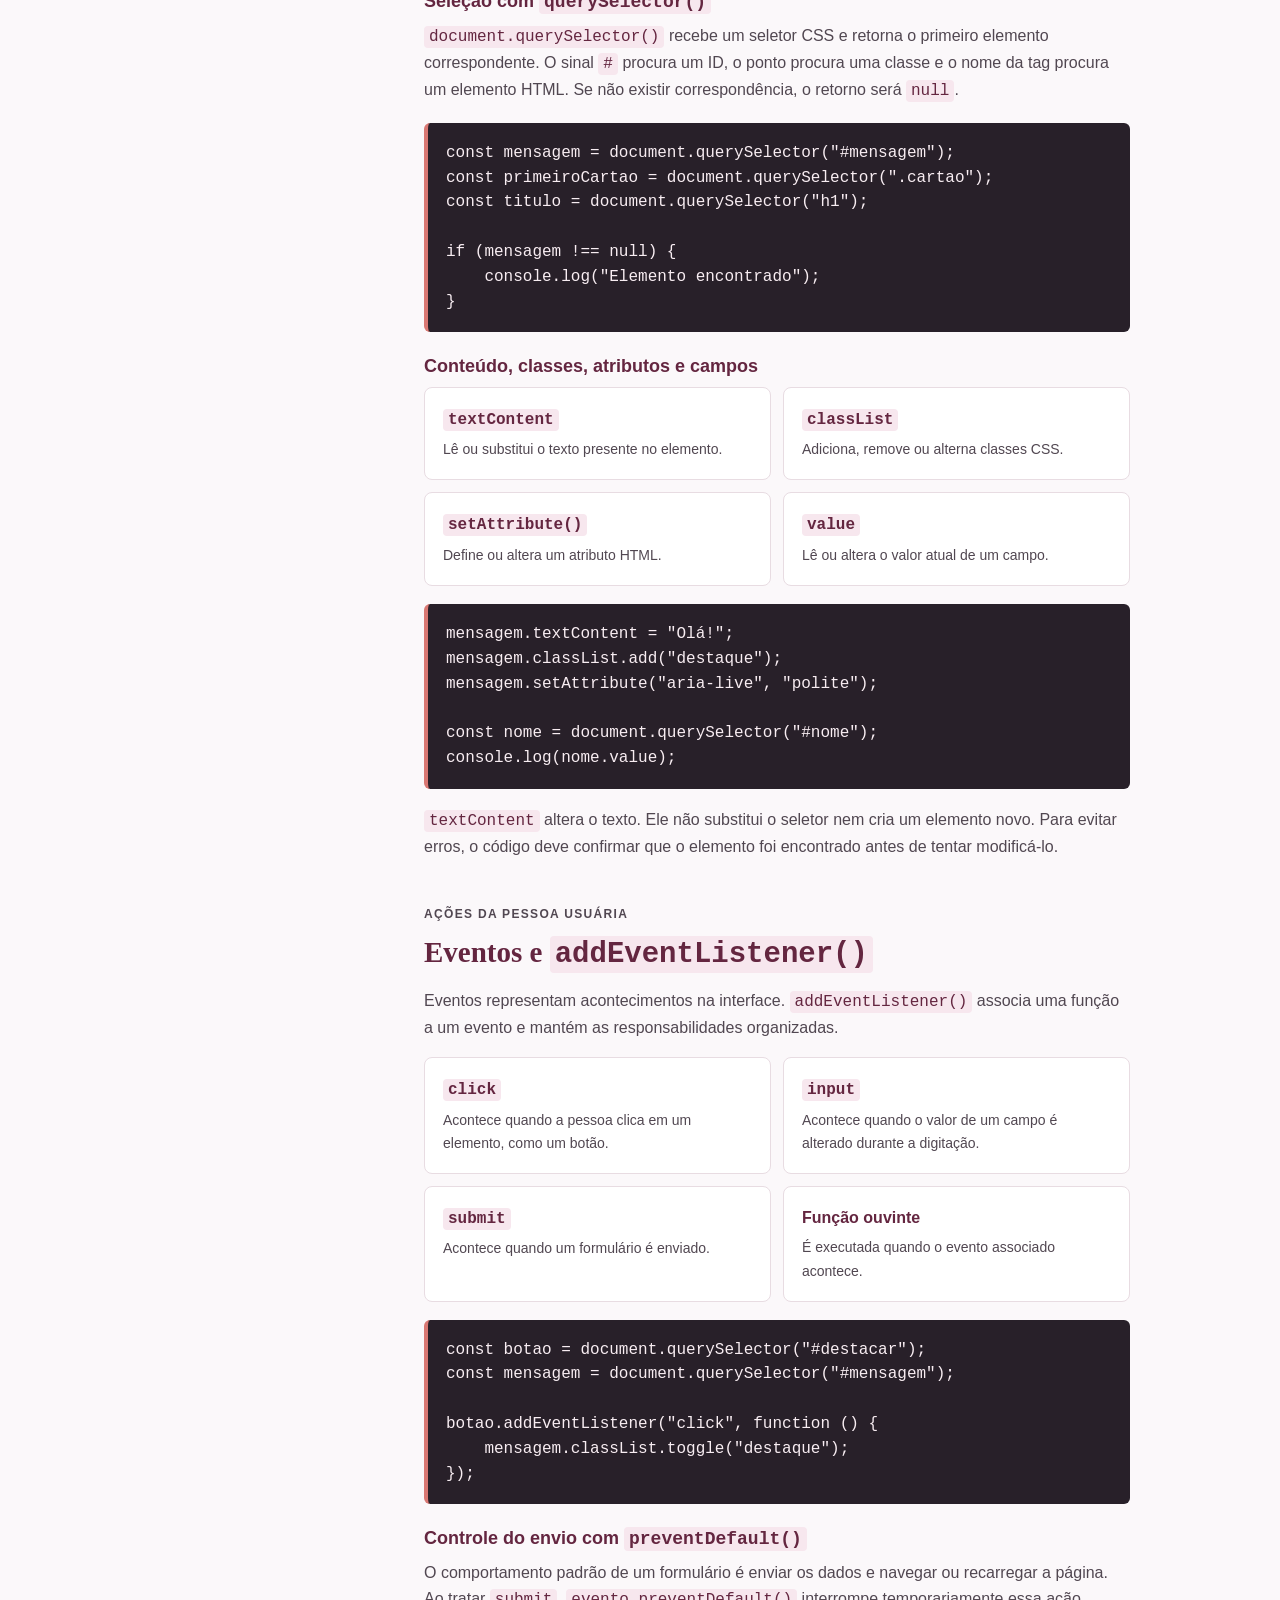
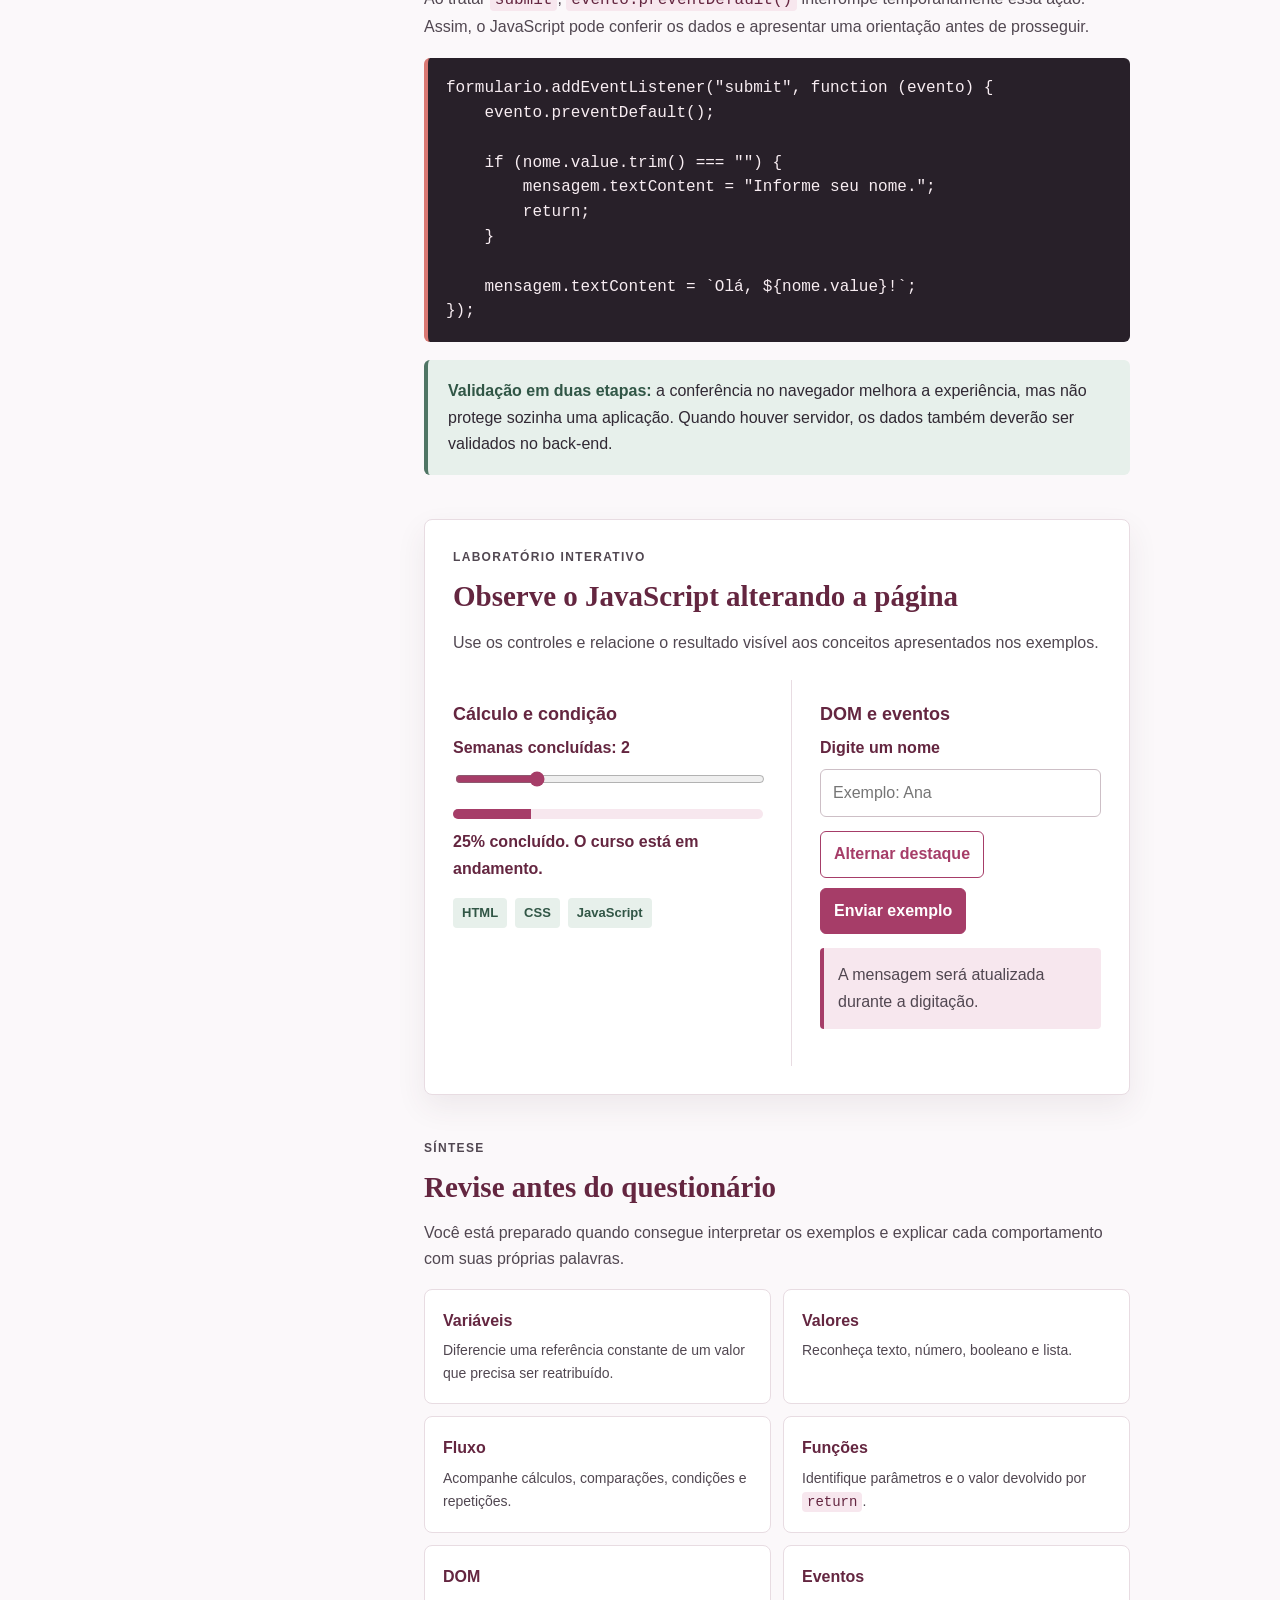
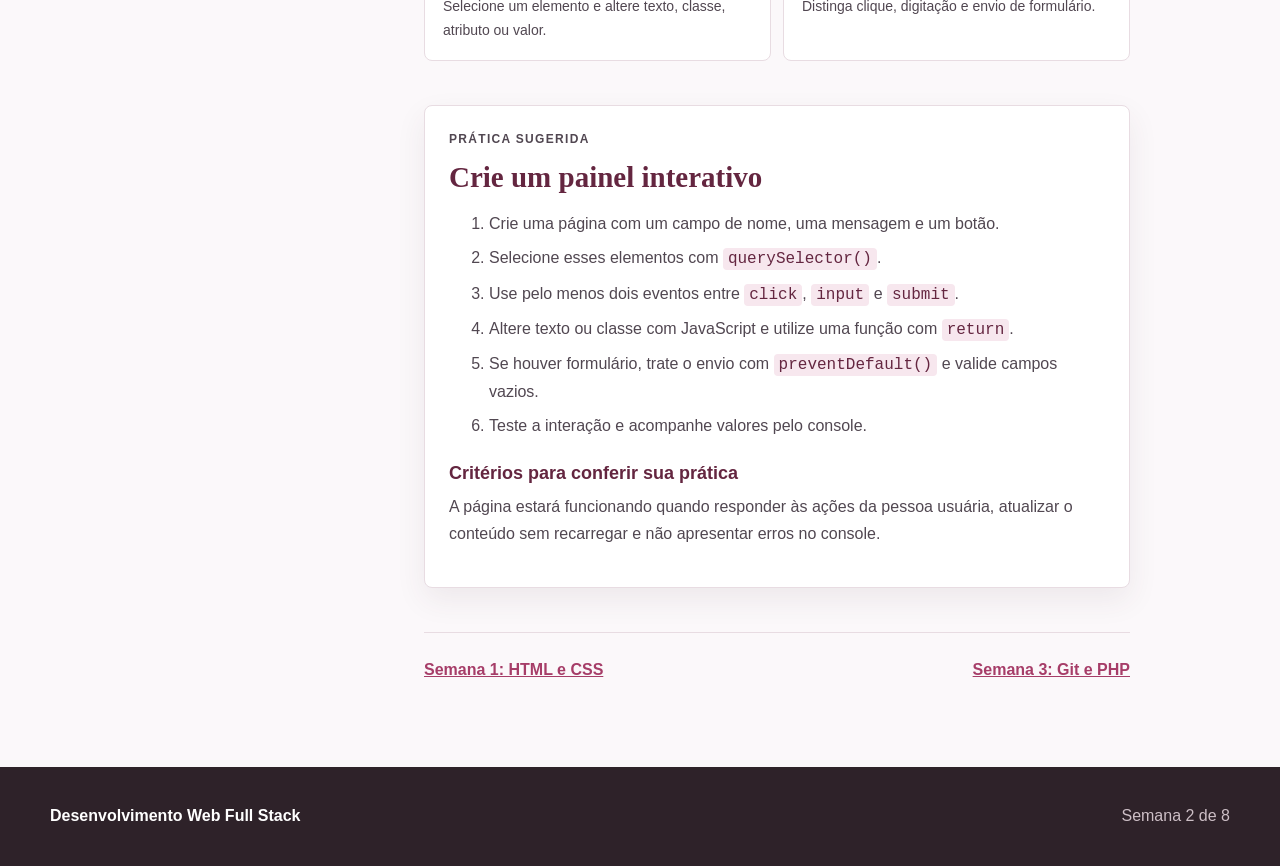
<file: conteudos/semana-2.html>
<!doctype html>
<html lang="pt-BR">
<head>
    <meta charset="utf-8">
    <meta name="viewport" content="width=device-width, initial-scale=1">
    <title>Semana 2 · JavaScript e DOM</title>
    <link rel="icon" href="../assets/favicon.svg" type="image/svg+xml">
    <link rel="stylesheet" href="../assets/style.css?v=2">
    <script src="../assets/week-2-demo.js?v=2" defer></script>
</head>
<body>
    <header class="site-header">
        <a class="brand" href="../index.html"><span class="brand-mark" aria-hidden="true">&lt;/&gt;</span><span>Curso Full Stack</span></a>
        <nav class="site-nav" aria-label="Navegação principal"><a href="../index.html#sobre">Sobre</a><a href="../index.html#programa">Programa</a><a href="../index.html#projeto">Projeto integrador</a><a class="nav-cta" href="semana-3.html">Próxima semana</a></nav>
    </header>

    <main>
        <header class="content-hero">
            <a class="breadcrumb" href="../index.html#programa">Curso / Semana 2</a>
            <h1>JavaScript e DOM</h1>
            <p>Aprenda a representar dados, controlar o fluxo do programa e transformar uma página estática em uma interface interativa.</p>
        </header>

        <div class="study-layout">
            <aside class="study-nav" aria-label="Nesta página"><strong>Nesta página</strong><a href="#fundamentos">Fundamentos</a><a href="#decisoes">Decisões e repetição</a><a href="#funcoes">Funções</a><a href="#dom">DOM</a><a href="#eventos">Eventos</a><a href="#laboratorio">Laboratório</a><a href="#revisao">Revisão</a><a href="#pratica">Prática</a></aside>

            <article class="study-article">
                <section id="fundamentos">
                    <p class="eyebrow">Dados e operações</p>
                    <h2>Variáveis, tipos e cálculos</h2>
                    <p>Uma variável associa um nome a um valor. Em JavaScript moderno, <code>const</code> é a escolha comum quando a variável não receberá outro valor. <code>let</code> é usada quando haverá reatribuição durante a execução.</p>
                    <pre><code>const totalSemanas = 8;
let semanasConcluidas = 2;

semanasConcluidas = 3; // permitido com let
// totalSemanas = 10;  // causaria erro</code></pre>
                    <p><code>const</code> não torna todos os valores imutáveis. Ela impede que a variável seja apontada para outro valor. Para os exemplos iniciais, a diferença principal é simples: use <code>const</code> quando não houver reatribuição e <code>let</code> quando o valor precisar mudar.</p>

                    <h3>Tipos e estruturas</h3>
                    <div class="concept-grid">
                        <div class="concept"><strong>String</strong><p>Representa texto. Exemplo: <code>"Maria"</code>.</p></div>
                        <div class="concept"><strong>Number</strong><p>Representa números inteiros ou decimais. Exemplo: <code>8</code>.</p></div>
                        <div class="concept"><strong>Boolean</strong><p>Representa apenas <code>true</code> ou <code>false</code>.</p></div>
                        <div class="concept"><strong>Array</strong><p>Organiza uma lista ordenada, como <code>["HTML", "CSS"]</code>.</p></div>
                    </div>

                    <h3>Dois valores podem formar um percentual</h3>
                    <p>Para calcular o progresso, divida a quantidade concluída pelo total e multiplique por 100. Se 2 de 8 semanas foram concluídas, <code>2 / 8</code> resulta em <code>0.25</code>. Multiplicar por 100 transforma esse valor em <code>25</code>.</p>
                    <pre><code>const concluidas = 2;
const total = 8;
const progresso = (concluidas / total) * 100;

console.log(`Progresso: ${progresso}%`); // 25%</code></pre>
                </section>

                <section id="decisoes">
                    <p class="eyebrow">Fluxo do programa</p>
                    <h2>Condições e repetições</h2>
                    <p>Uma condição permite escolher qual bloco será executado. A expressão dentro de <code>if</code> é avaliada como verdadeira ou falsa. Quando ela é verdadeira, o primeiro bloco executa. Caso contrário, o programa segue para <code>else</code>.</p>
                    <pre><code>const nota = 8;

if (nota &gt;= 7) {
    console.log("Atividade concluída");
} else {
    console.log("Revise o conteúdo");
}</code></pre>
                    <p>Nesse caso, <code>8 &gt;= 7</code> é verdadeiro. Portanto, o bloco de <code>if</code> executa e o bloco de <code>else</code> é ignorado. Operadores como <code>===</code>, <code>&gt;</code>, <code>&lt;</code>, <code>&gt;=</code> e <code>&lt;=</code> produzem resultados booleanos.</p>

                    <h3>Percorrendo uma lista com <code>for...of</code></h3>
                    <p>Quando os dados estão em um array, <code>for...of</code> percorre cada valor, um por vez. A variável declarada no laço recebe o item atual a cada repetição.</p>
                    <pre><code>const tecnologias = ["HTML", "CSS", "JavaScript"];

for (const tecnologia of tecnologias) {
    console.log(tecnologia);
}</code></pre>
                    <p>O console exibirá três mensagens, respeitando a ordem do array. O laço não apaga nem transforma os valores. Ele apenas permite executar uma instrução para cada item.</p>
                </section>

                <section id="funcoes">
                    <p class="eyebrow">Organização</p>
                    <h2>Funções, parâmetros e retorno</h2>
                    <p>Uma função agrupa instruções relacionadas e pode ser chamada sempre que aquela tarefa for necessária. Os parâmetros recebem dados na chamada. A palavra <code>return</code> encerra a execução da função e devolve um resultado para quem a chamou.</p>
                    <pre><code>function calcularProgresso(concluidas, total) {
    const percentual = (concluidas / total) * 100;
    return Math.round(percentual);
}

const resultado = calcularProgresso(3, 8);
console.log(`${resultado}%`);</code></pre>
                    <p>Sem <code>return</code>, a função ainda poderia executar ações, como escrever no console, mas não entregaria o percentual para a variável <code>resultado</code>. Instruções colocadas depois de um <code>return</code> executado não são alcançadas.</p>
                    <div class="note"><strong>Leitura do exemplo:</strong> os valores <code>3</code> e <code>8</code> entram pelos parâmetros, o cálculo acontece dentro da função e o resultado arredondado volta para o ponto da chamada.</div>
                </section>

                <section id="dom">
                    <p class="eyebrow">Página interativa</p>
                    <h2>JavaScript e a representação da página</h2>
                    <p>Quando o navegador interpreta o HTML, ele cria o DOM, sigla para Document Object Model. Títulos, parágrafos, campos e botões passam a ser objetos que o JavaScript pode localizar, consultar e modificar.</p>

                    <h3>Seleção com <code>querySelector()</code></h3>
                    <p><code>document.querySelector()</code> recebe um seletor CSS e retorna o primeiro elemento correspondente. O sinal <code>#</code> procura um ID, o ponto procura uma classe e o nome da tag procura um elemento HTML. Se não existir correspondência, o retorno será <code>null</code>.</p>
                    <pre><code>const mensagem = document.querySelector("#mensagem");
const primeiroCartao = document.querySelector(".cartao");
const titulo = document.querySelector("h1");

if (mensagem !== null) {
    console.log("Elemento encontrado");
}</code></pre>

                    <h3>Conteúdo, classes, atributos e campos</h3>
                    <div class="concept-grid">
                        <div class="concept"><strong><code>textContent</code></strong><p>Lê ou substitui o texto presente no elemento.</p></div>
                        <div class="concept"><strong><code>classList</code></strong><p>Adiciona, remove ou alterna classes CSS.</p></div>
                        <div class="concept"><strong><code>setAttribute()</code></strong><p>Define ou altera um atributo HTML.</p></div>
                        <div class="concept"><strong><code>value</code></strong><p>Lê ou altera o valor atual de um campo.</p></div>
                    </div>
                    <pre><code>mensagem.textContent = "Olá!";
mensagem.classList.add("destaque");
mensagem.setAttribute("aria-live", "polite");

const nome = document.querySelector("#nome");
console.log(nome.value);</code></pre>
                    <p><code>textContent</code> altera o texto. Ele não substitui o seletor nem cria um elemento novo. Para evitar erros, o código deve confirmar que o elemento foi encontrado antes de tentar modificá-lo.</p>
                </section>

                <section id="eventos">
                    <p class="eyebrow">Ações da pessoa usuária</p>
                    <h2>Eventos e <code>addEventListener()</code></h2>
                    <p>Eventos representam acontecimentos na interface. <code>addEventListener()</code> associa uma função a um evento e mantém as responsabilidades organizadas.</p>
                    <div class="concept-grid">
                        <div class="concept"><strong><code>click</code></strong><p>Acontece quando a pessoa clica em um elemento, como um botão.</p></div>
                        <div class="concept"><strong><code>input</code></strong><p>Acontece quando o valor de um campo é alterado durante a digitação.</p></div>
                        <div class="concept"><strong><code>submit</code></strong><p>Acontece quando um formulário é enviado.</p></div>
                        <div class="concept"><strong>Função ouvinte</strong><p>É executada quando o evento associado acontece.</p></div>
                    </div>
                    <pre><code>const botao = document.querySelector("#destacar");
const mensagem = document.querySelector("#mensagem");

botao.addEventListener("click", function () {
    mensagem.classList.toggle("destaque");
});</code></pre>

                    <h3>Controle do envio com <code>preventDefault()</code></h3>
                    <p>O comportamento padrão de um formulário é enviar os dados e navegar ou recarregar a página. Ao tratar <code>submit</code>, <code>evento.preventDefault()</code> interrompe temporariamente essa ação. Assim, o JavaScript pode conferir os dados e apresentar uma orientação antes de prosseguir.</p>
                    <pre><code>formulario.addEventListener("submit", function (evento) {
    evento.preventDefault();

    if (nome.value.trim() === "") {
        mensagem.textContent = "Informe seu nome.";
        return;
    }

    mensagem.textContent = `Olá, ${nome.value}!`;
});</code></pre>
                    <div class="note"><strong>Validação em duas etapas:</strong> a conferência no navegador melhora a experiência, mas não protege sozinha uma aplicação. Quando houver servidor, os dados também deverão ser validados no back-end.</div>
                </section>

                <section class="interactive-lab" id="laboratorio" data-week2-demo>
                    <p class="eyebrow">Laboratório interativo</p>
                    <h2>Observe o JavaScript alterando a página</h2>
                    <p>Use os controles e relacione o resultado visível aos conceitos apresentados nos exemplos.</p>

                    <div class="demo-grid">
                        <div class="demo-panel">
                            <h3>Cálculo e condição</h3>
                            <label for="demo-weeks">Semanas concluídas: <strong id="demo-weeks-value">2</strong></label>
                            <input id="demo-weeks" type="range" min="0" max="8" value="2">
                            <div class="demo-progress" aria-hidden="true"><span id="demo-progress-bar"></span></div>
                            <p id="demo-progress-text" class="demo-result" aria-live="polite"></p>
                            <div id="demo-technologies" class="demo-tags" aria-label="Tecnologias percorridas com um laço"></div>
                        </div>

                        <div class="demo-panel">
                            <h3>DOM e eventos</h3>
                            <form id="demo-form" novalidate>
                                <label for="demo-name">Digite um nome</label>
                                <input id="demo-name" type="text" autocomplete="off" placeholder="Exemplo: Ana">
                                <div class="demo-actions">
                                    <button type="button" id="demo-highlight">Alternar destaque</button>
                                    <button type="submit">Enviar exemplo</button>
                                </div>
                            </form>
                            <p id="demo-preview" class="demo-preview" aria-live="polite">A mensagem será atualizada durante a digitação.</p>
                            <p id="demo-submit-status" class="demo-status" aria-live="polite"></p>
                        </div>
                    </div>
                </section>

                <section id="revisao">
                    <p class="eyebrow">Síntese</p>
                    <h2>Revise antes do questionário</h2>
                    <p>Você está preparado quando consegue interpretar os exemplos e explicar cada comportamento com suas próprias palavras.</p>
                    <div class="concept-grid">
                        <div class="concept"><strong>Variáveis</strong><p>Diferencie uma referência constante de um valor que precisa ser reatribuído.</p></div>
                        <div class="concept"><strong>Valores</strong><p>Reconheça texto, número, booleano e lista.</p></div>
                        <div class="concept"><strong>Fluxo</strong><p>Acompanhe cálculos, comparações, condições e repetições.</p></div>
                        <div class="concept"><strong>Funções</strong><p>Identifique parâmetros e o valor devolvido por <code>return</code>.</p></div>
                        <div class="concept"><strong>DOM</strong><p>Selecione um elemento e altere texto, classe, atributo ou valor.</p></div>
                        <div class="concept"><strong>Eventos</strong><p>Distinga clique, digitação e envio de formulário.</p></div>
                    </div>
                </section>

                <section class="practice" id="pratica">
                    <p class="eyebrow">Prática sugerida</p>
                    <h2>Crie um painel interativo</h2>
                    <ol>
                        <li>Crie uma página com um campo de nome, uma mensagem e um botão.</li>
                        <li>Selecione esses elementos com <code>querySelector()</code>.</li>
                        <li>Use pelo menos dois eventos entre <code>click</code>, <code>input</code> e <code>submit</code>.</li>
                        <li>Altere texto ou classe com JavaScript e utilize uma função com <code>return</code>.</li>
                        <li>Se houver formulário, trate o envio com <code>preventDefault()</code> e valide campos vazios.</li>
                        <li>Teste a interação e acompanhe valores pelo console.</li>
                    </ol>
                    <h3>Critérios para conferir sua prática</h3>
                    <p>A página estará funcionando quando responder às ações da pessoa usuária, atualizar o conteúdo sem recarregar e não apresentar erros no console.</p>
                </section>

                <nav class="week-pagination" aria-label="Navegação entre semanas"><a href="semana-1.html">Semana 1: HTML e CSS</a><a href="semana-3.html">Semana 3: Git e PHP</a></nav>
            </article>
        </div>
    </main>

    <footer class="site-footer"><strong>Desenvolvimento Web Full Stack</strong><p>Semana 2 de 8</p></footer>
</body>
</html>
</file>
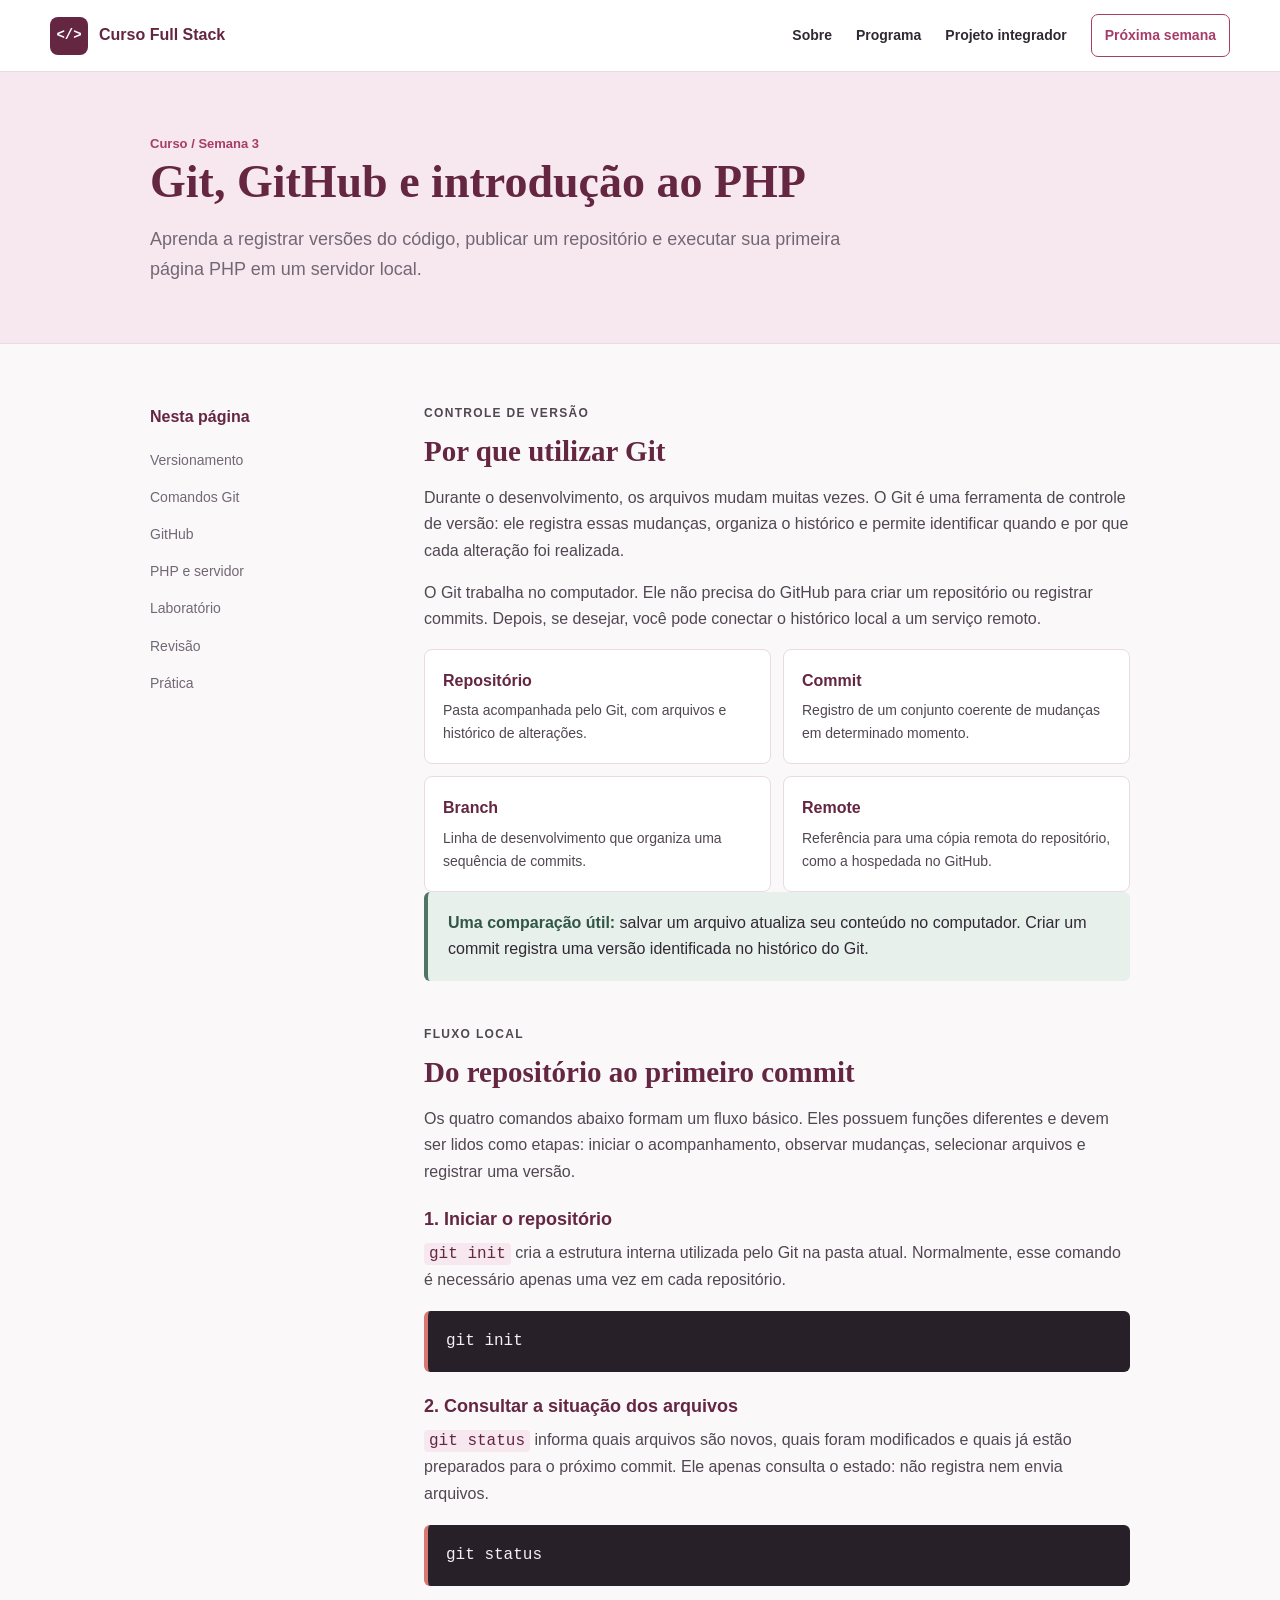
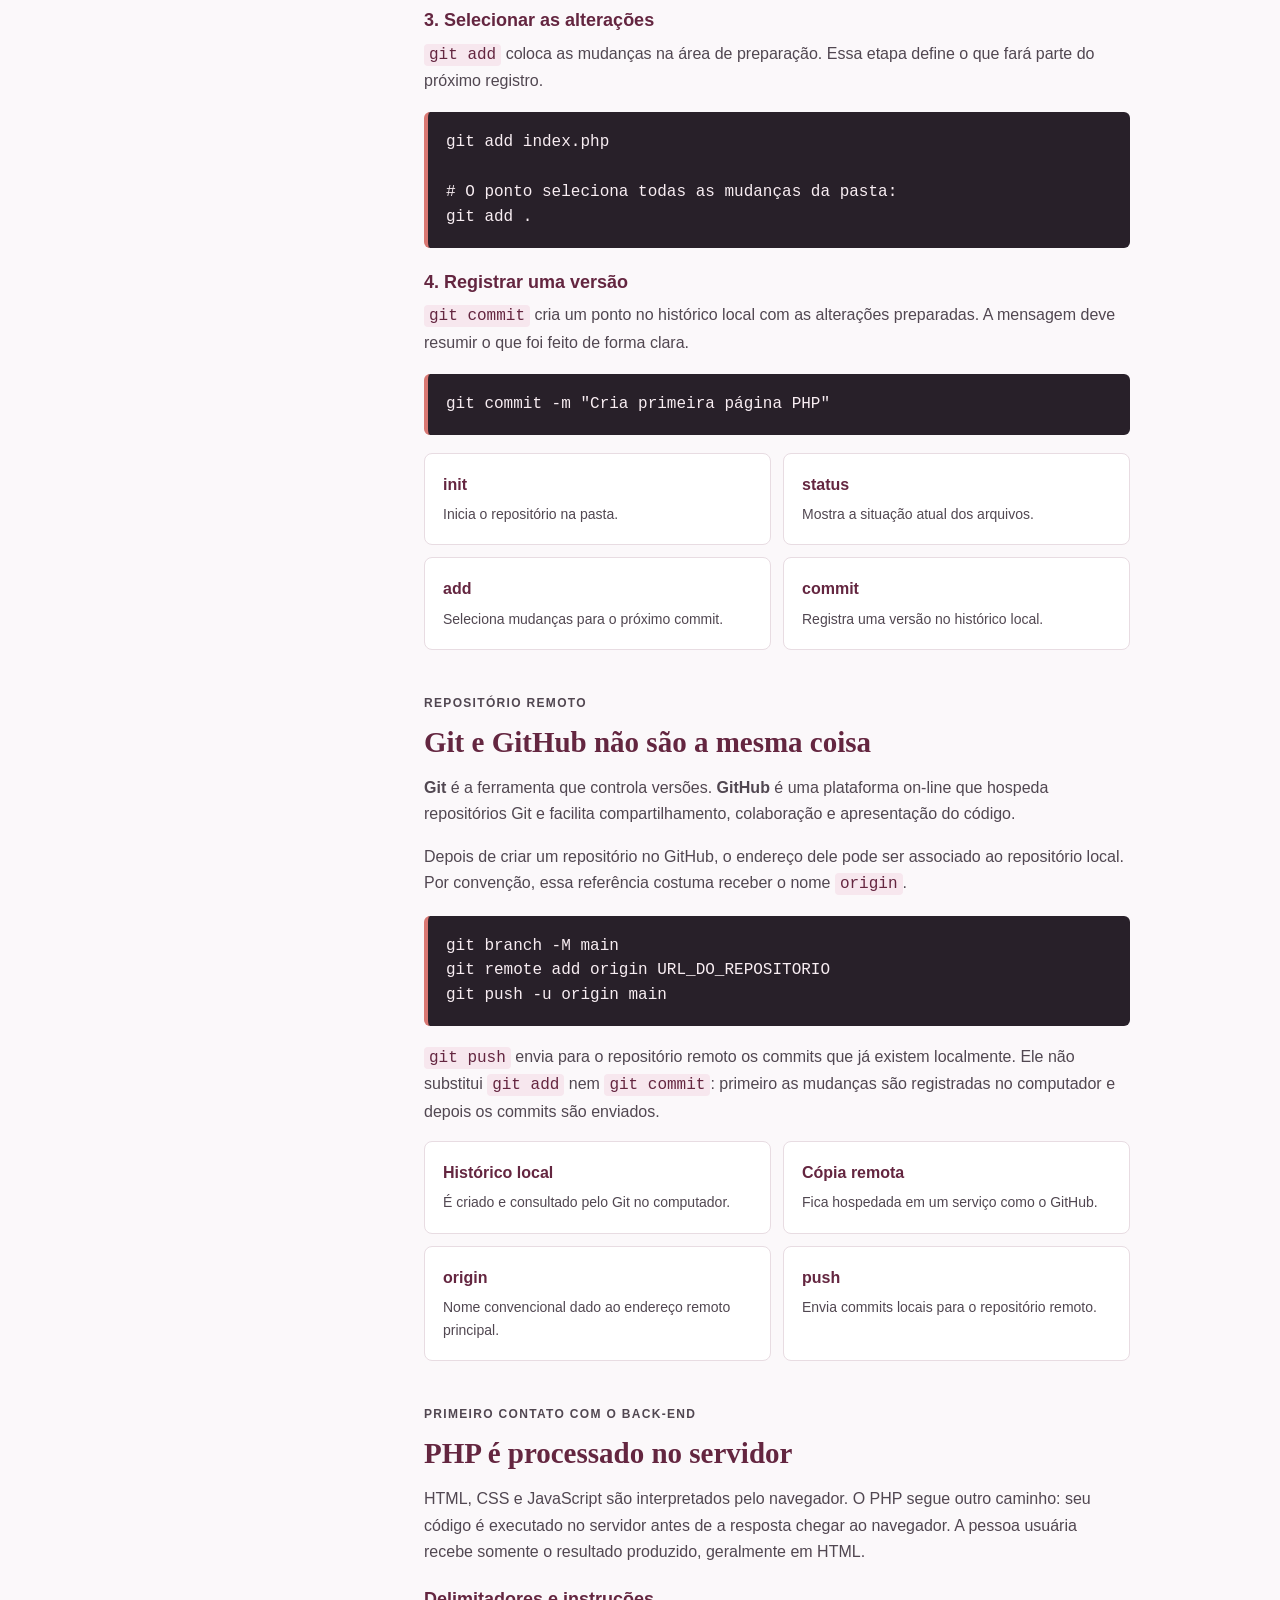
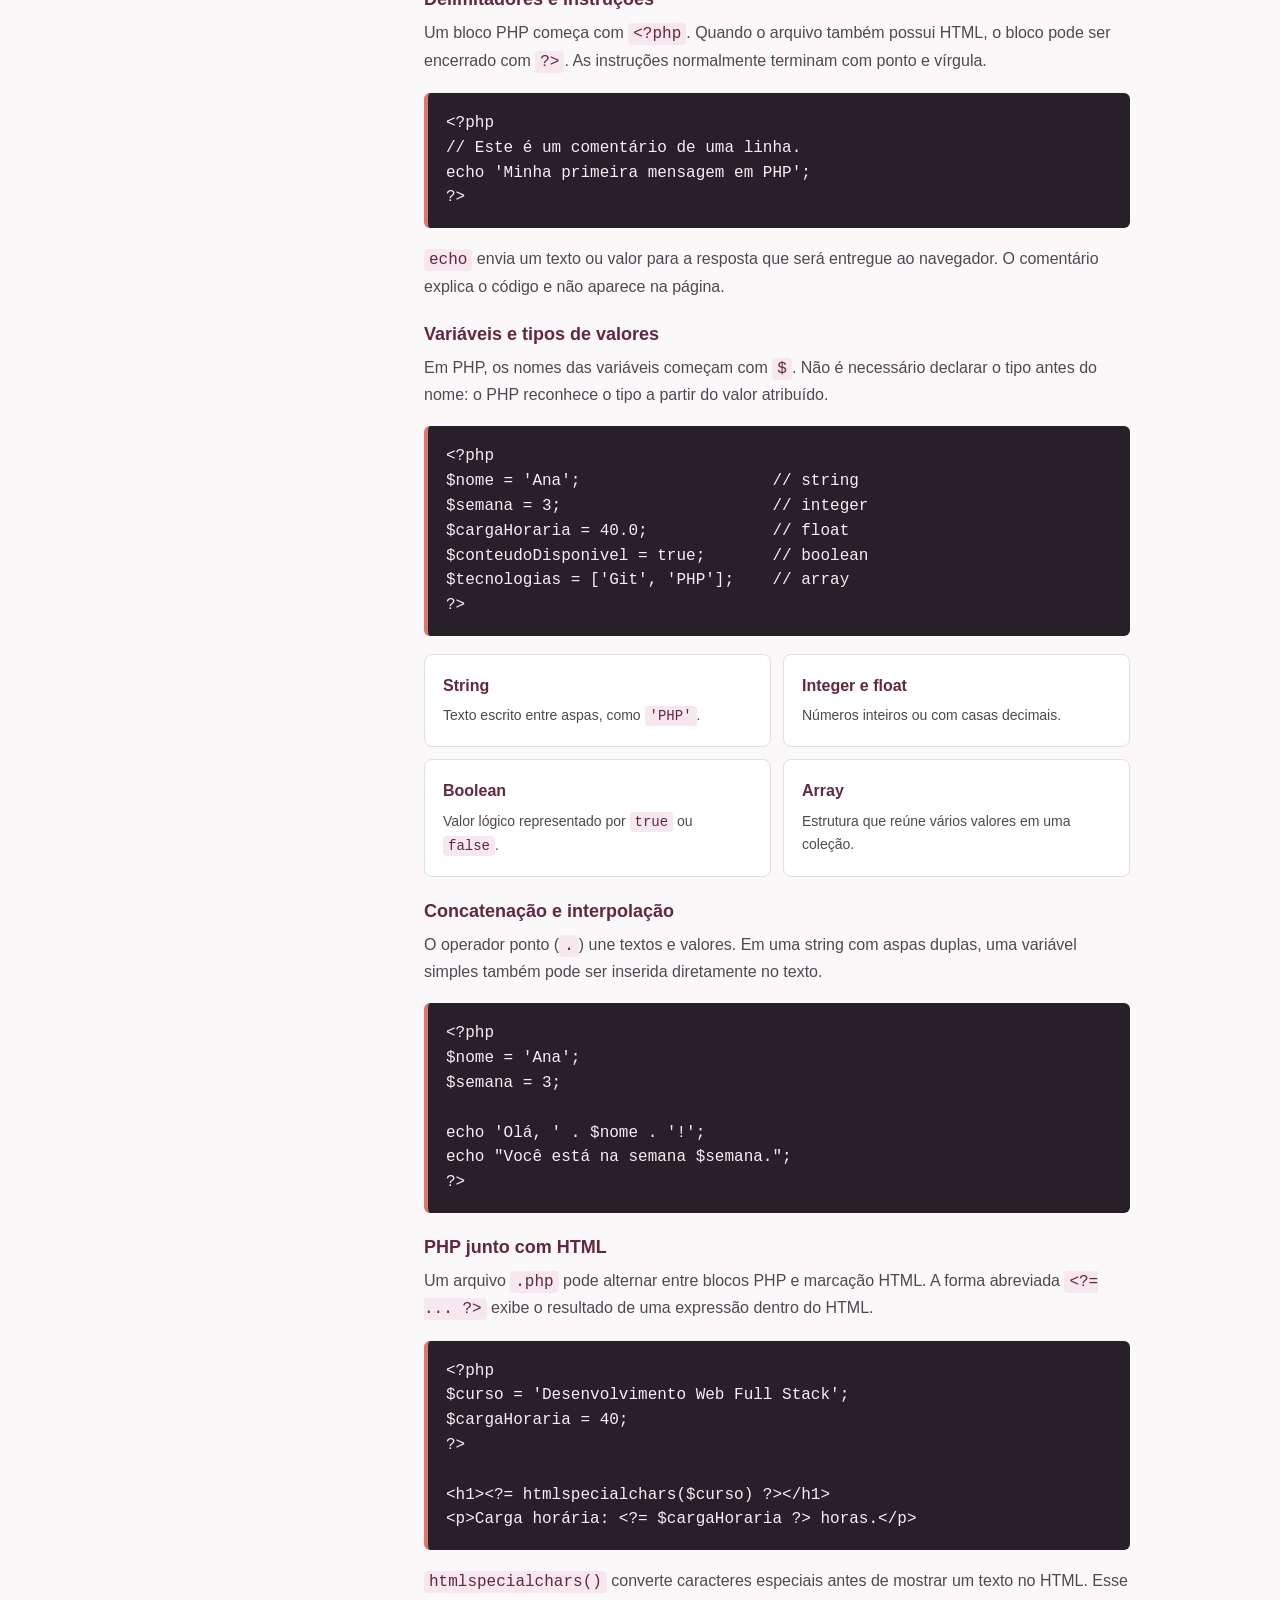
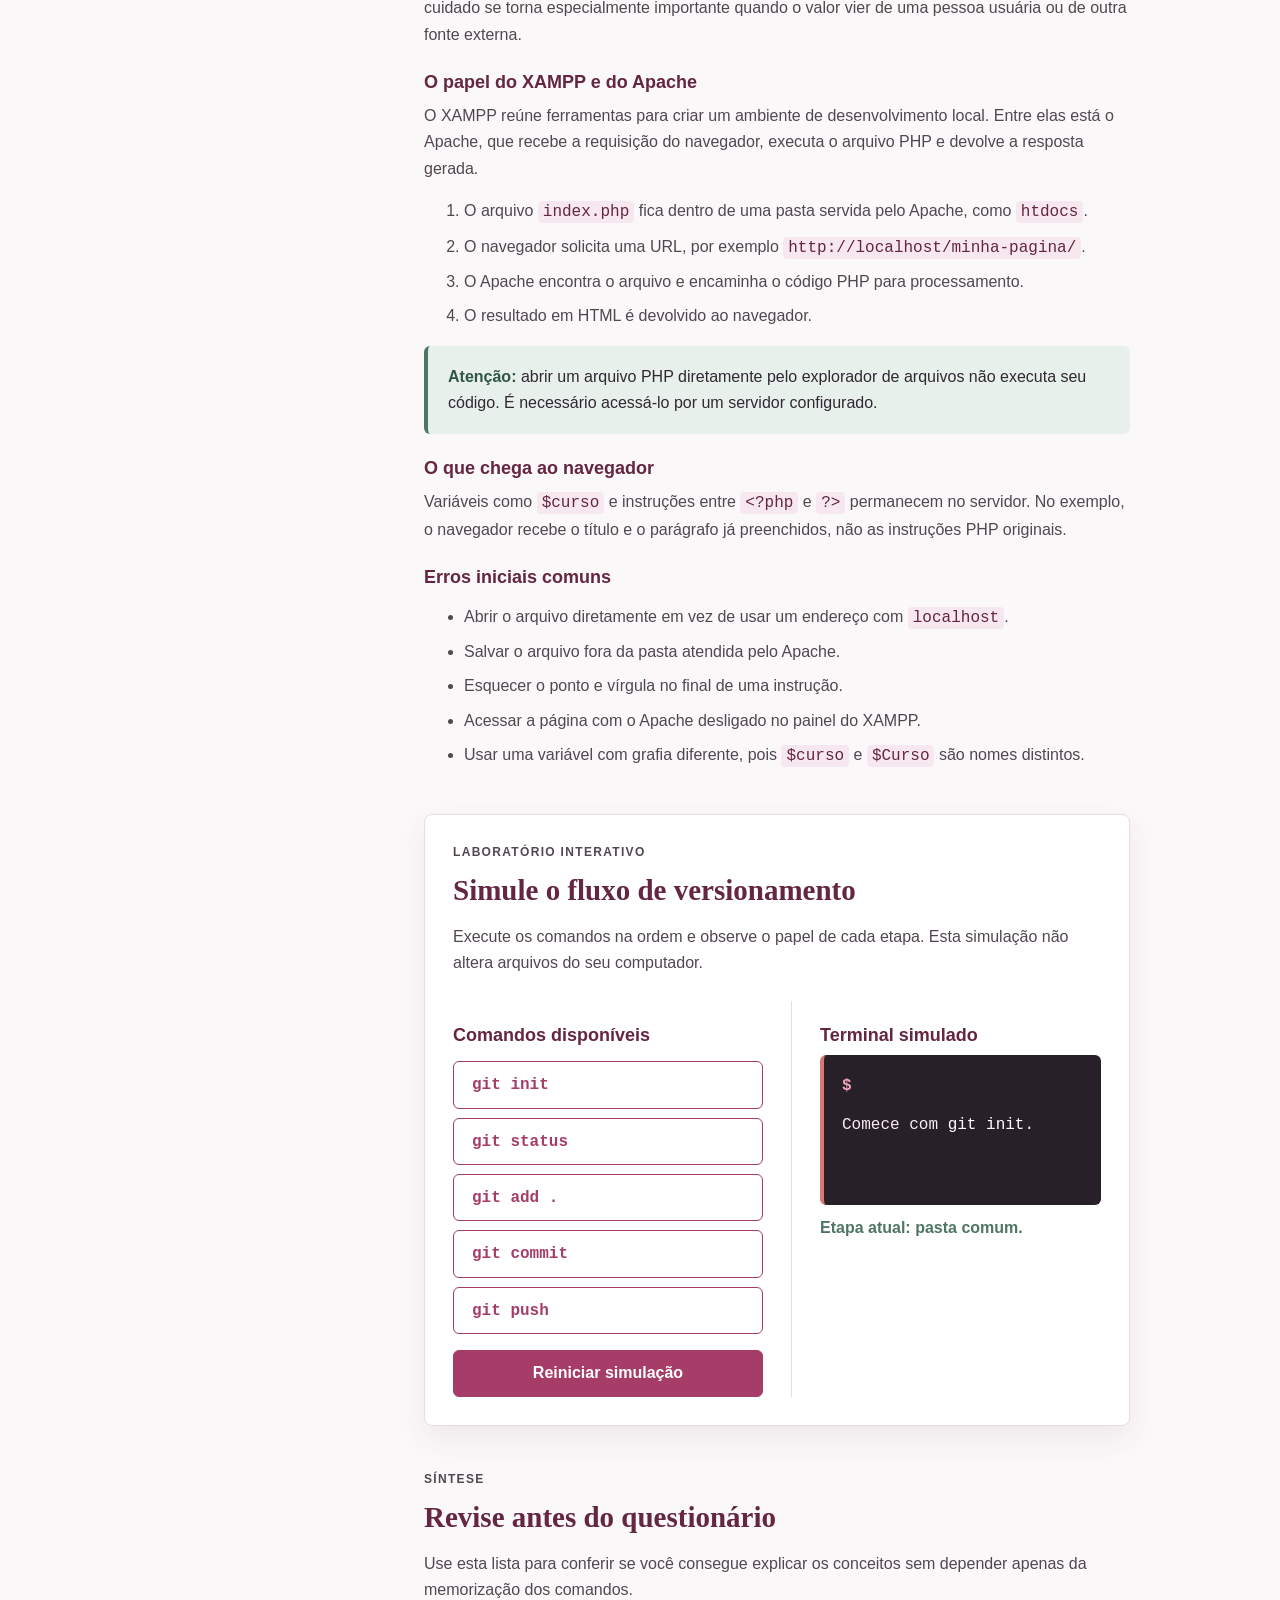
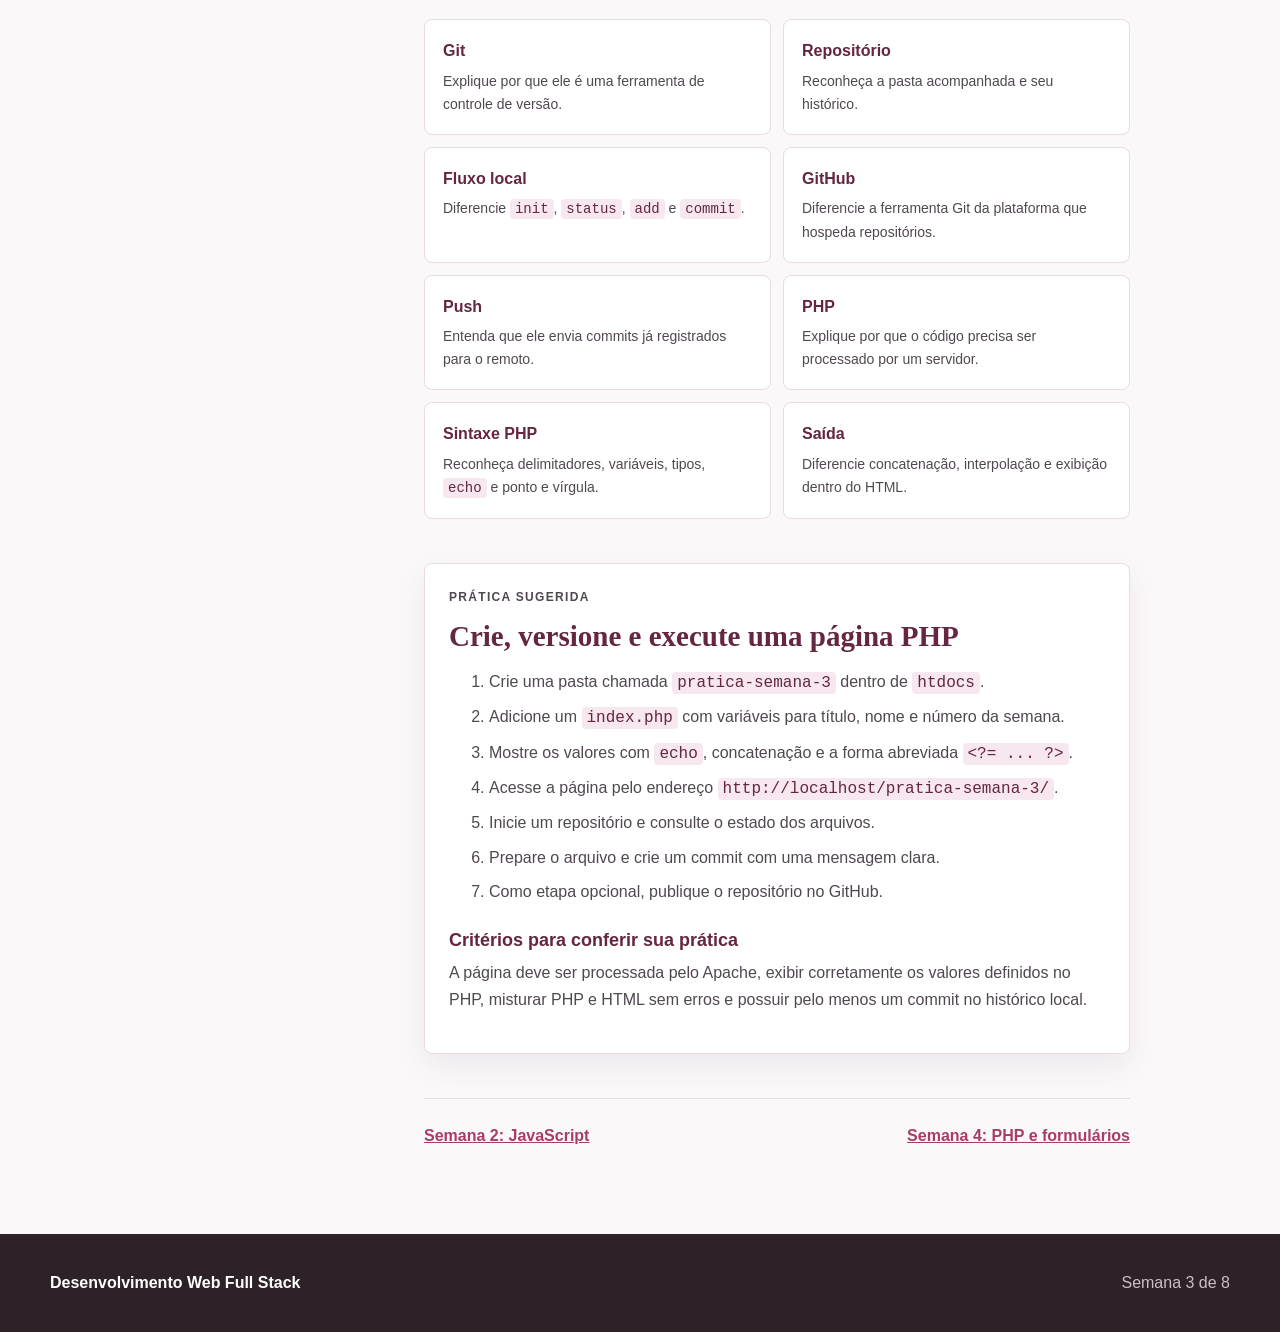
<file: conteudos/semana-3.html>
<!doctype html>
<html lang="pt-BR">
<head>
    <meta charset="utf-8">
    <meta name="viewport" content="width=device-width, initial-scale=1">
    <title>Semana 3 · Git, GitHub e PHP</title>
    <link rel="icon" href="../assets/favicon.svg" type="image/svg+xml">
    <link rel="stylesheet" href="../assets/style.css?v=3">
    <script src="../assets/week-3-demo.js?v=1" defer></script>
</head>
<body>
    <header class="site-header">
        <a class="brand" href="../index.html"><span class="brand-mark" aria-hidden="true">&lt;/&gt;</span><span>Curso Full Stack</span></a>
        <nav class="site-nav" aria-label="Navegação principal"><a href="../index.html#sobre">Sobre</a><a href="../index.html#programa">Programa</a><a href="../index.html#projeto">Projeto integrador</a><a class="nav-cta" href="semana-4.html">Próxima semana</a></nav>
    </header>

    <main>
        <header class="content-hero">
            <a class="breadcrumb" href="../index.html#programa">Curso / Semana 3</a>
            <h1>Git, GitHub e introdução ao PHP</h1>
            <p>Aprenda a registrar versões do código, publicar um repositório e executar sua primeira página PHP em um servidor local.</p>
        </header>

        <div class="study-layout">
            <aside class="study-nav" aria-label="Nesta página"><strong>Nesta página</strong><a href="#versionamento">Versionamento</a><a href="#comandos">Comandos Git</a><a href="#github">GitHub</a><a href="#php">PHP e servidor</a><a href="#laboratorio">Laboratório</a><a href="#revisao">Revisão</a><a href="#pratica">Prática</a></aside>

            <article class="study-article">
                <section id="versionamento">
                    <p class="eyebrow">Controle de versão</p>
                    <h2>Por que utilizar Git</h2>
                    <p>Durante o desenvolvimento, os arquivos mudam muitas vezes. O Git é uma ferramenta de controle de versão: ele registra essas mudanças, organiza o histórico e permite identificar quando e por que cada alteração foi realizada.</p>
                    <p>O Git trabalha no computador. Ele não precisa do GitHub para criar um repositório ou registrar commits. Depois, se desejar, você pode conectar o histórico local a um serviço remoto.</p>

                    <div class="concept-grid">
                        <div class="concept"><strong>Repositório</strong><p>Pasta acompanhada pelo Git, com arquivos e histórico de alterações.</p></div>
                        <div class="concept"><strong>Commit</strong><p>Registro de um conjunto coerente de mudanças em determinado momento.</p></div>
                        <div class="concept"><strong>Branch</strong><p>Linha de desenvolvimento que organiza uma sequência de commits.</p></div>
                        <div class="concept"><strong>Remote</strong><p>Referência para uma cópia remota do repositório, como a hospedada no GitHub.</p></div>
                    </div>

                    <div class="note"><strong>Uma comparação útil:</strong> salvar um arquivo atualiza seu conteúdo no computador. Criar um commit registra uma versão identificada no histórico do Git.</div>
                </section>

                <section id="comandos">
                    <p class="eyebrow">Fluxo local</p>
                    <h2>Do repositório ao primeiro commit</h2>
                    <p>Os quatro comandos abaixo formam um fluxo básico. Eles possuem funções diferentes e devem ser lidos como etapas: iniciar o acompanhamento, observar mudanças, selecionar arquivos e registrar uma versão.</p>

                    <h3>1. Iniciar o repositório</h3>
                    <p><code>git init</code> cria a estrutura interna utilizada pelo Git na pasta atual. Normalmente, esse comando é necessário apenas uma vez em cada repositório.</p>
                    <pre><code>git init</code></pre>

                    <h3>2. Consultar a situação dos arquivos</h3>
                    <p><code>git status</code> informa quais arquivos são novos, quais foram modificados e quais já estão preparados para o próximo commit. Ele apenas consulta o estado: não registra nem envia arquivos.</p>
                    <pre><code>git status</code></pre>

                    <h3>3. Selecionar as alterações</h3>
                    <p><code>git add</code> coloca as mudanças na área de preparação. Essa etapa define o que fará parte do próximo registro.</p>
                    <pre><code>git add index.php

# O ponto seleciona todas as mudanças da pasta:
git add .</code></pre>

                    <h3>4. Registrar uma versão</h3>
                    <p><code>git commit</code> cria um ponto no histórico local com as alterações preparadas. A mensagem deve resumir o que foi feito de forma clara.</p>
                    <pre><code>git commit -m "Cria primeira página PHP"</code></pre>

                    <div class="concept-grid">
                        <div class="concept"><strong>init</strong><p>Inicia o repositório na pasta.</p></div>
                        <div class="concept"><strong>status</strong><p>Mostra a situação atual dos arquivos.</p></div>
                        <div class="concept"><strong>add</strong><p>Seleciona mudanças para o próximo commit.</p></div>
                        <div class="concept"><strong>commit</strong><p>Registra uma versão no histórico local.</p></div>
                    </div>
                </section>

                <section id="github">
                    <p class="eyebrow">Repositório remoto</p>
                    <h2>Git e GitHub não são a mesma coisa</h2>
                    <p><strong>Git</strong> é a ferramenta que controla versões. <strong>GitHub</strong> é uma plataforma on-line que hospeda repositórios Git e facilita compartilhamento, colaboração e apresentação do código.</p>
                    <p>Depois de criar um repositório no GitHub, o endereço dele pode ser associado ao repositório local. Por convenção, essa referência costuma receber o nome <code>origin</code>.</p>
                    <pre><code>git branch -M main
git remote add origin URL_DO_REPOSITORIO
git push -u origin main</code></pre>
                    <p><code>git push</code> envia para o repositório remoto os commits que já existem localmente. Ele não substitui <code>git add</code> nem <code>git commit</code>: primeiro as mudanças são registradas no computador e depois os commits são enviados.</p>

                    <div class="concept-grid">
                        <div class="concept"><strong>Histórico local</strong><p>É criado e consultado pelo Git no computador.</p></div>
                        <div class="concept"><strong>Cópia remota</strong><p>Fica hospedada em um serviço como o GitHub.</p></div>
                        <div class="concept"><strong>origin</strong><p>Nome convencional dado ao endereço remoto principal.</p></div>
                        <div class="concept"><strong>push</strong><p>Envia commits locais para o repositório remoto.</p></div>
                    </div>
                </section>

                <section id="php">
                    <p class="eyebrow">Primeiro contato com o back-end</p>
                    <h2>PHP é processado no servidor</h2>
                    <p>HTML, CSS e JavaScript são interpretados pelo navegador. O PHP segue outro caminho: seu código é executado no servidor antes de a resposta chegar ao navegador. A pessoa usuária recebe somente o resultado produzido, geralmente em HTML.</p>

                    <h3>Delimitadores e instruções</h3>
                    <p>Um bloco PHP começa com <code>&lt;?php</code>. Quando o arquivo também possui HTML, o bloco pode ser encerrado com <code>?&gt;</code>. As instruções normalmente terminam com ponto e vírgula.</p>
                    <pre><code>&lt;?php
// Este é um comentário de uma linha.
echo 'Minha primeira mensagem em PHP';
?&gt;</code></pre>
                    <p><code>echo</code> envia um texto ou valor para a resposta que será entregue ao navegador. O comentário explica o código e não aparece na página.</p>

                    <h3>Variáveis e tipos de valores</h3>
                    <p>Em PHP, os nomes das variáveis começam com <code>$</code>. Não é necessário declarar o tipo antes do nome: o PHP reconhece o tipo a partir do valor atribuído.</p>
                    <pre><code>&lt;?php
$nome = 'Ana';                    // string
$semana = 3;                      // integer
$cargaHoraria = 40.0;             // float
$conteudoDisponivel = true;       // boolean
$tecnologias = ['Git', 'PHP'];    // array
?&gt;</code></pre>
                    <div class="concept-grid">
                        <div class="concept"><strong>String</strong><p>Texto escrito entre aspas, como <code>'PHP'</code>.</p></div>
                        <div class="concept"><strong>Integer e float</strong><p>Números inteiros ou com casas decimais.</p></div>
                        <div class="concept"><strong>Boolean</strong><p>Valor lógico representado por <code>true</code> ou <code>false</code>.</p></div>
                        <div class="concept"><strong>Array</strong><p>Estrutura que reúne vários valores em uma coleção.</p></div>
                    </div>

                    <h3>Concatenação e interpolação</h3>
                    <p>O operador ponto (<code>.</code>) une textos e valores. Em uma string com aspas duplas, uma variável simples também pode ser inserida diretamente no texto.</p>
                    <pre><code>&lt;?php
$nome = 'Ana';
$semana = 3;

echo 'Olá, ' . $nome . '!';
echo "Você está na semana $semana.";
?&gt;</code></pre>

                    <h3>PHP junto com HTML</h3>
                    <p>Um arquivo <code>.php</code> pode alternar entre blocos PHP e marcação HTML. A forma abreviada <code>&lt;?= ... ?&gt;</code> exibe o resultado de uma expressão dentro do HTML.</p>

                    <pre><code>&lt;?php
$curso = 'Desenvolvimento Web Full Stack';
$cargaHoraria = 40;
?&gt;

&lt;h1&gt;&lt;?= htmlspecialchars($curso) ?&gt;&lt;/h1&gt;
&lt;p&gt;Carga horária: &lt;?= $cargaHoraria ?&gt; horas.&lt;/p&gt;</code></pre>
                    <p><code>htmlspecialchars()</code> converte caracteres especiais antes de mostrar um texto no HTML. Esse cuidado se torna especialmente importante quando o valor vier de uma pessoa usuária ou de outra fonte externa.</p>

                    <h3>O papel do XAMPP e do Apache</h3>
                    <p>O XAMPP reúne ferramentas para criar um ambiente de desenvolvimento local. Entre elas está o Apache, que recebe a requisição do navegador, executa o arquivo PHP e devolve a resposta gerada.</p>
                    <ol>
                        <li>O arquivo <code>index.php</code> fica dentro de uma pasta servida pelo Apache, como <code>htdocs</code>.</li>
                        <li>O navegador solicita uma URL, por exemplo <code>http://localhost/minha-pagina/</code>.</li>
                        <li>O Apache encontra o arquivo e encaminha o código PHP para processamento.</li>
                        <li>O resultado em HTML é devolvido ao navegador.</li>
                    </ol>
                    <div class="note"><strong>Atenção:</strong> abrir um arquivo PHP diretamente pelo explorador de arquivos não executa seu código. É necessário acessá-lo por um servidor configurado.</div>

                    <h3>O que chega ao navegador</h3>
                    <p>Variáveis como <code>$curso</code> e instruções entre <code>&lt;?php</code> e <code>?&gt;</code> permanecem no servidor. No exemplo, o navegador recebe o título e o parágrafo já preenchidos, não as instruções PHP originais.</p>

                    <h3>Erros iniciais comuns</h3>
                    <ul>
                        <li>Abrir o arquivo diretamente em vez de usar um endereço com <code>localhost</code>.</li>
                        <li>Salvar o arquivo fora da pasta atendida pelo Apache.</li>
                        <li>Esquecer o ponto e vírgula no final de uma instrução.</li>
                        <li>Acessar a página com o Apache desligado no painel do XAMPP.</li>
                        <li>Usar uma variável com grafia diferente, pois <code>$curso</code> e <code>$Curso</code> são nomes distintos.</li>
                    </ul>
                </section>

                <section class="interactive-lab" id="laboratorio" data-week3-demo>
                    <p class="eyebrow">Laboratório interativo</p>
                    <h2>Simule o fluxo de versionamento</h2>
                    <p>Execute os comandos na ordem e observe o papel de cada etapa. Esta simulação não altera arquivos do seu computador.</p>

                    <div class="demo-grid">
                        <div class="demo-panel">
                            <h3>Comandos disponíveis</h3>
                            <div class="git-demo-actions" aria-label="Comandos Git simulados">
                                <button type="button" data-git-command="init"><code>git init</code></button>
                                <button type="button" data-git-command="status"><code>git status</code></button>
                                <button type="button" data-git-command="add"><code>git add .</code></button>
                                <button type="button" data-git-command="commit"><code>git commit</code></button>
                                <button type="button" data-git-command="push"><code>git push</code></button>
                            </div>
                            <button class="git-demo-reset" type="button" data-git-reset>Reiniciar simulação</button>
                        </div>

                        <div class="demo-panel">
                            <h3>Terminal simulado</h3>
                            <div class="terminal-demo" aria-live="polite" aria-atomic="true">
                                <span class="terminal-prompt">$</span>
                                <p data-git-output>Comece com <code>git init</code>.</p>
                            </div>
                            <p class="demo-status" data-git-stage>Etapa atual: pasta comum.</p>
                        </div>
                    </div>
                </section>

                <section id="revisao">
                    <p class="eyebrow">Síntese</p>
                    <h2>Revise antes do questionário</h2>
                    <p>Use esta lista para conferir se você consegue explicar os conceitos sem depender apenas da memorização dos comandos.</p>
                    <div class="concept-grid">
                        <div class="concept"><strong>Git</strong><p>Explique por que ele é uma ferramenta de controle de versão.</p></div>
                        <div class="concept"><strong>Repositório</strong><p>Reconheça a pasta acompanhada e seu histórico.</p></div>
                        <div class="concept"><strong>Fluxo local</strong><p>Diferencie <code>init</code>, <code>status</code>, <code>add</code> e <code>commit</code>.</p></div>
                        <div class="concept"><strong>GitHub</strong><p>Diferencie a ferramenta Git da plataforma que hospeda repositórios.</p></div>
                        <div class="concept"><strong>Push</strong><p>Entenda que ele envia commits já registrados para o remoto.</p></div>
                        <div class="concept"><strong>PHP</strong><p>Explique por que o código precisa ser processado por um servidor.</p></div>
                        <div class="concept"><strong>Sintaxe PHP</strong><p>Reconheça delimitadores, variáveis, tipos, <code>echo</code> e ponto e vírgula.</p></div>
                        <div class="concept"><strong>Saída</strong><p>Diferencie concatenação, interpolação e exibição dentro do HTML.</p></div>
                    </div>
                </section>

                <section class="practice" id="pratica">
                    <p class="eyebrow">Prática sugerida</p>
                    <h2>Crie, versione e execute uma página PHP</h2>
                    <ol>
                        <li>Crie uma pasta chamada <code>pratica-semana-3</code> dentro de <code>htdocs</code>.</li>
                        <li>Adicione um <code>index.php</code> com variáveis para título, nome e número da semana.</li>
                        <li>Mostre os valores com <code>echo</code>, concatenação e a forma abreviada <code>&lt;?= ... ?&gt;</code>.</li>
                        <li>Acesse a página pelo endereço <code>http://localhost/pratica-semana-3/</code>.</li>
                        <li>Inicie um repositório e consulte o estado dos arquivos.</li>
                        <li>Prepare o arquivo e crie um commit com uma mensagem clara.</li>
                        <li>Como etapa opcional, publique o repositório no GitHub.</li>
                    </ol>
                    <h3>Critérios para conferir sua prática</h3>
                    <p>A página deve ser processada pelo Apache, exibir corretamente os valores definidos no PHP, misturar PHP e HTML sem erros e possuir pelo menos um commit no histórico local.</p>
                </section>

                <nav class="week-pagination" aria-label="Navegação entre semanas"><a href="semana-2.html">Semana 2: JavaScript</a><a href="semana-4.html">Semana 4: PHP e formulários</a></nav>
            </article>
        </div>
    </main>

    <footer class="site-footer"><strong>Desenvolvimento Web Full Stack</strong><p>Semana 3 de 8</p></footer>
</body>
</html>
</file>
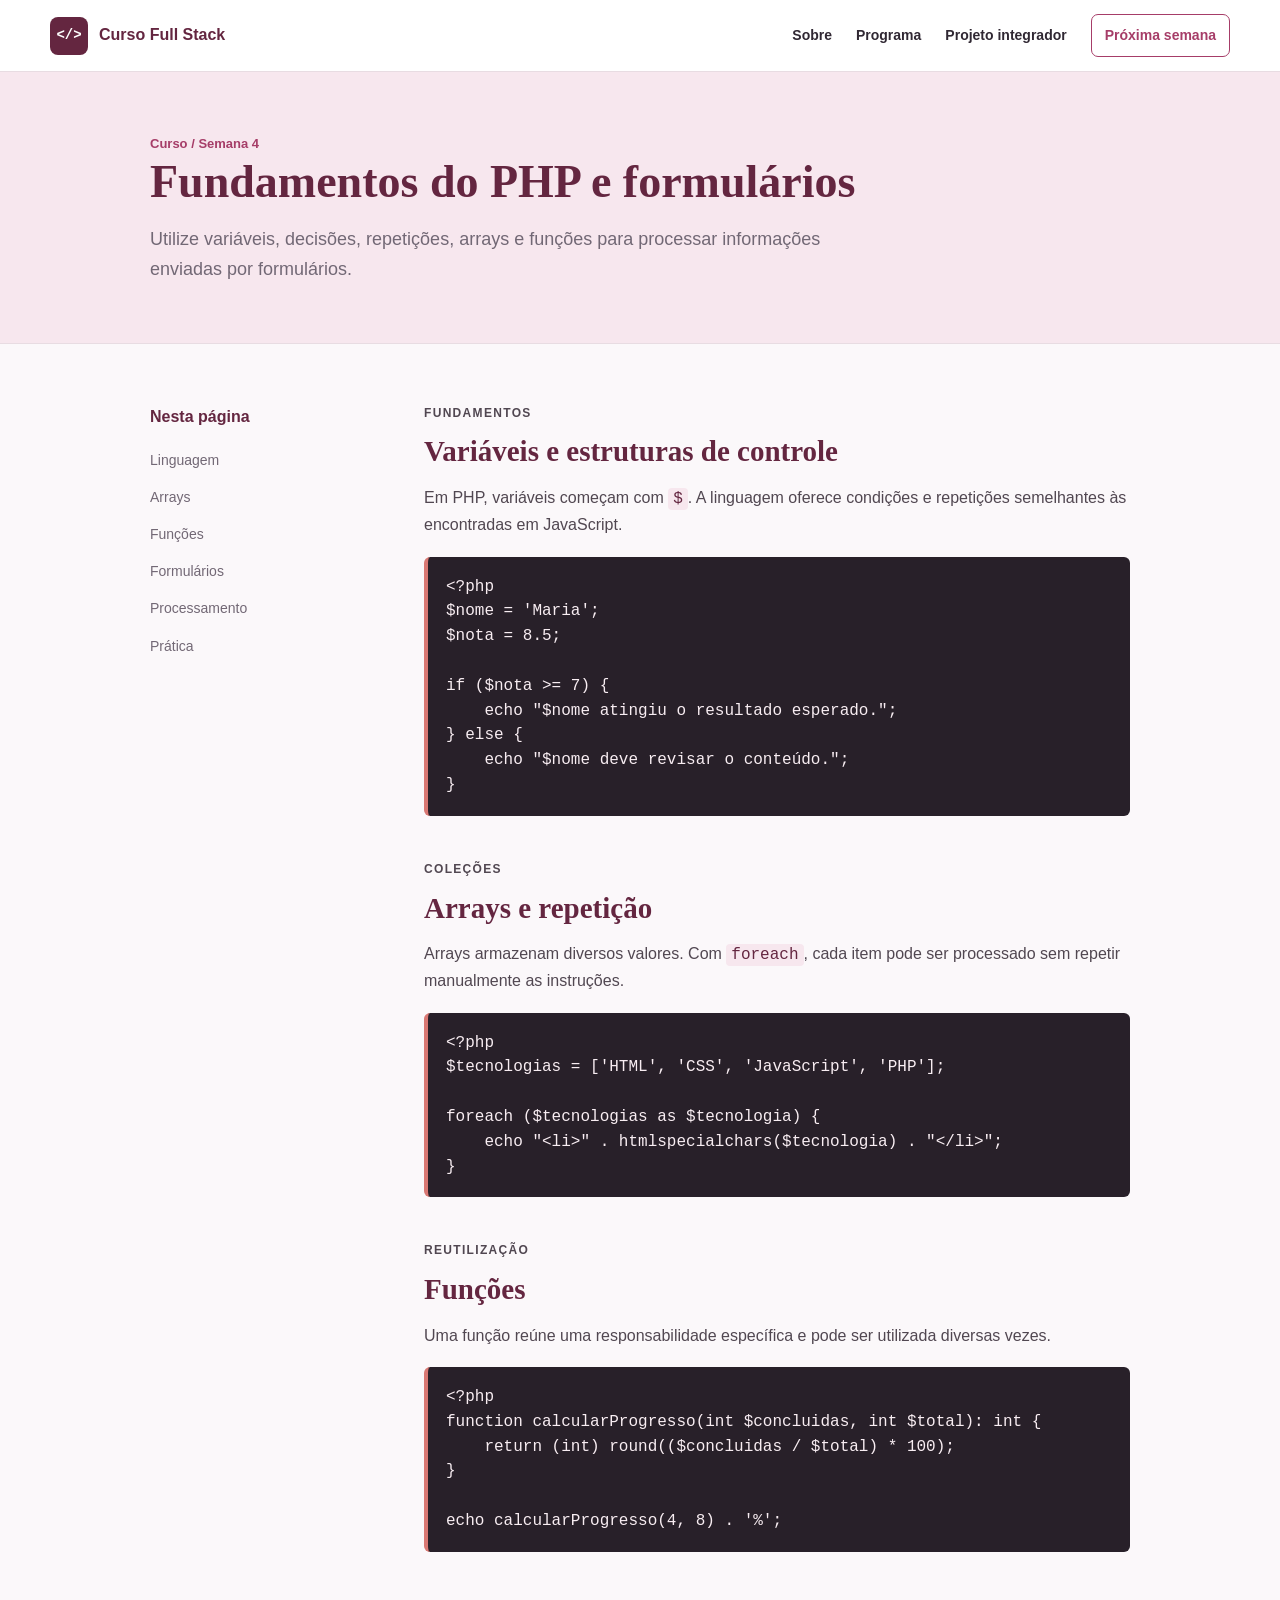
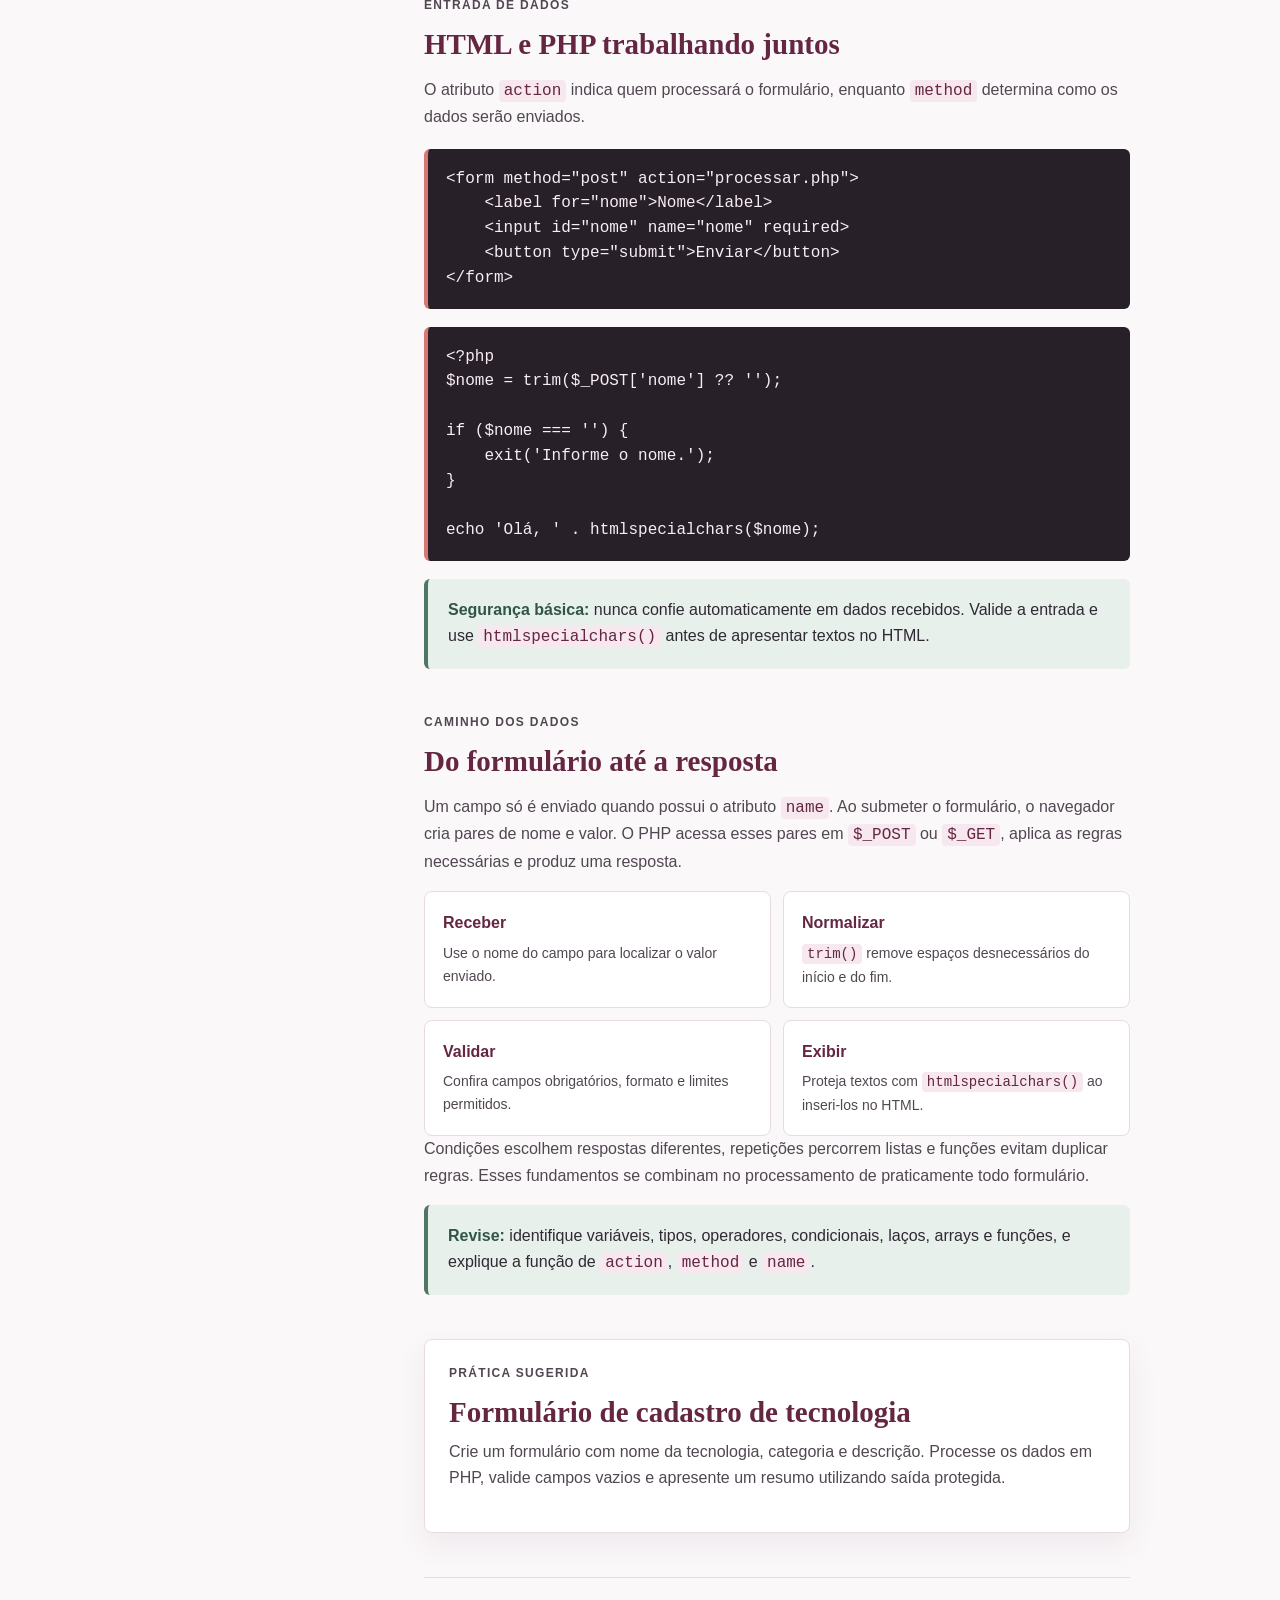
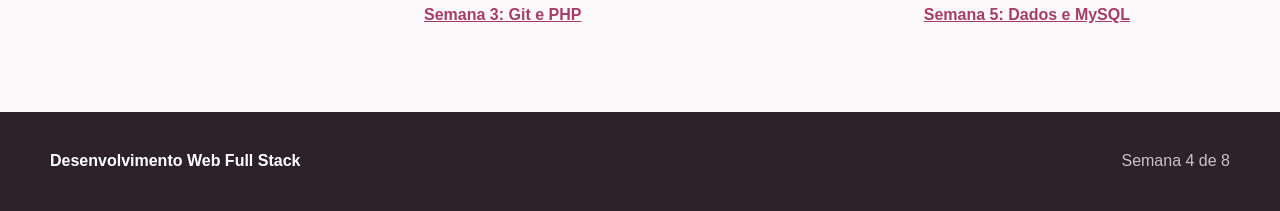
<file: conteudos/semana-4.html>
<!doctype html>
<html lang="pt-BR">
<head><meta charset="utf-8"><meta name="viewport" content="width=device-width, initial-scale=1"><title>Semana 4 · PHP e formulários</title><link rel="icon" href="../assets/favicon.svg" type="image/svg+xml"><link rel="stylesheet" href="../assets/style.css"></head>
<body>
    <header class="site-header"><a class="brand" href="../index.html"><span class="brand-mark" aria-hidden="true">&lt;/&gt;</span><span>Curso Full Stack</span></a><nav class="site-nav" aria-label="Navegação principal"><a href="../index.html#sobre">Sobre</a><a href="../index.html#programa">Programa</a><a href="../index.html#projeto">Projeto integrador</a><a class="nav-cta" href="semana-5.html">Próxima semana</a></nav></header>
    <main>
        <header class="content-hero"><a class="breadcrumb" href="../index.html#programa">Curso / Semana 4</a><h1>Fundamentos do PHP e formulários</h1><p>Utilize variáveis, decisões, repetições, arrays e funções para processar informações enviadas por formulários.</p></header>
        <div class="study-layout">
            <aside class="study-nav" aria-label="Nesta página"><strong>Nesta página</strong><a href="#linguagem">Linguagem</a><a href="#arrays">Arrays</a><a href="#funcoes">Funções</a><a href="#formularios">Formulários</a><a href="#processamento">Processamento</a><a href="#pratica">Prática</a></aside>
            <article class="study-article">
                <section id="linguagem"><p class="eyebrow">Fundamentos</p><h2>Variáveis e estruturas de controle</h2><p>Em PHP, variáveis começam com <code>$</code>. A linguagem oferece condições e repetições semelhantes às encontradas em JavaScript.</p><pre><code>&lt;?php
$nome = 'Maria';
$nota = 8.5;

if ($nota &gt;= 7) {
    echo "$nome atingiu o resultado esperado.";
} else {
    echo "$nome deve revisar o conteúdo.";
}</code></pre></section>
                <section id="arrays"><p class="eyebrow">Coleções</p><h2>Arrays e repetição</h2><p>Arrays armazenam diversos valores. Com <code>foreach</code>, cada item pode ser processado sem repetir manualmente as instruções.</p><pre><code>&lt;?php
$tecnologias = ['HTML', 'CSS', 'JavaScript', 'PHP'];

foreach ($tecnologias as $tecnologia) {
    echo "&lt;li&gt;" . htmlspecialchars($tecnologia) . "&lt;/li&gt;";
}</code></pre></section>
                <section id="funcoes"><p class="eyebrow">Reutilização</p><h2>Funções</h2><p>Uma função reúne uma responsabilidade específica e pode ser utilizada diversas vezes.</p><pre><code>&lt;?php
function calcularProgresso(int $concluidas, int $total): int {
    return (int) round(($concluidas / $total) * 100);
}

echo calcularProgresso(4, 8) . '%';</code></pre></section>
                <section id="formularios"><p class="eyebrow">Entrada de dados</p><h2>HTML e PHP trabalhando juntos</h2><p>O atributo <code>action</code> indica quem processará o formulário, enquanto <code>method</code> determina como os dados serão enviados.</p><pre><code>&lt;form method="post" action="processar.php"&gt;
    &lt;label for="nome"&gt;Nome&lt;/label&gt;
    &lt;input id="nome" name="nome" required&gt;
    &lt;button type="submit"&gt;Enviar&lt;/button&gt;
&lt;/form&gt;</code></pre><pre><code>&lt;?php
$nome = trim($_POST['nome'] ?? '');

if ($nome === '') {
    exit('Informe o nome.');
}

echo 'Olá, ' . htmlspecialchars($nome);</code></pre><div class="note"><strong>Segurança básica:</strong> nunca confie automaticamente em dados recebidos. Valide a entrada e use <code>htmlspecialchars()</code> antes de apresentar textos no HTML.</div></section>
                <section id="processamento"><p class="eyebrow">Caminho dos dados</p><h2>Do formulário até a resposta</h2><p>Um campo só é enviado quando possui o atributo <code>name</code>. Ao submeter o formulário, o navegador cria pares de nome e valor. O PHP acessa esses pares em <code>$_POST</code> ou <code>$_GET</code>, aplica as regras necessárias e produz uma resposta.</p><div class="concept-grid"><div class="concept"><strong>Receber</strong><p>Use o nome do campo para localizar o valor enviado.</p></div><div class="concept"><strong>Normalizar</strong><p><code>trim()</code> remove espaços desnecessários do início e do fim.</p></div><div class="concept"><strong>Validar</strong><p>Confira campos obrigatórios, formato e limites permitidos.</p></div><div class="concept"><strong>Exibir</strong><p>Proteja textos com <code>htmlspecialchars()</code> ao inseri-los no HTML.</p></div></div><p>Condições escolhem respostas diferentes, repetições percorrem listas e funções evitam duplicar regras. Esses fundamentos se combinam no processamento de praticamente todo formulário.</p><div class="note"><strong>Revise:</strong> identifique variáveis, tipos, operadores, condicionais, laços, arrays e funções, e explique a função de <code>action</code>, <code>method</code> e <code>name</code>.</div></section>
                <section class="practice" id="pratica"><p class="eyebrow">Prática sugerida</p><h2>Formulário de cadastro de tecnologia</h2><p>Crie um formulário com nome da tecnologia, categoria e descrição. Processe os dados em PHP, valide campos vazios e apresente um resumo utilizando saída protegida.</p></section>
                <nav class="week-pagination" aria-label="Navegação entre semanas"><a href="semana-3.html">Semana 3: Git e PHP</a><a href="semana-5.html">Semana 5: Dados e MySQL</a></nav>
            </article>
        </div>
    </main>
    <footer class="site-footer"><strong>Desenvolvimento Web Full Stack</strong><p>Semana 4 de 8</p></footer>
</body>
</html>
</file>
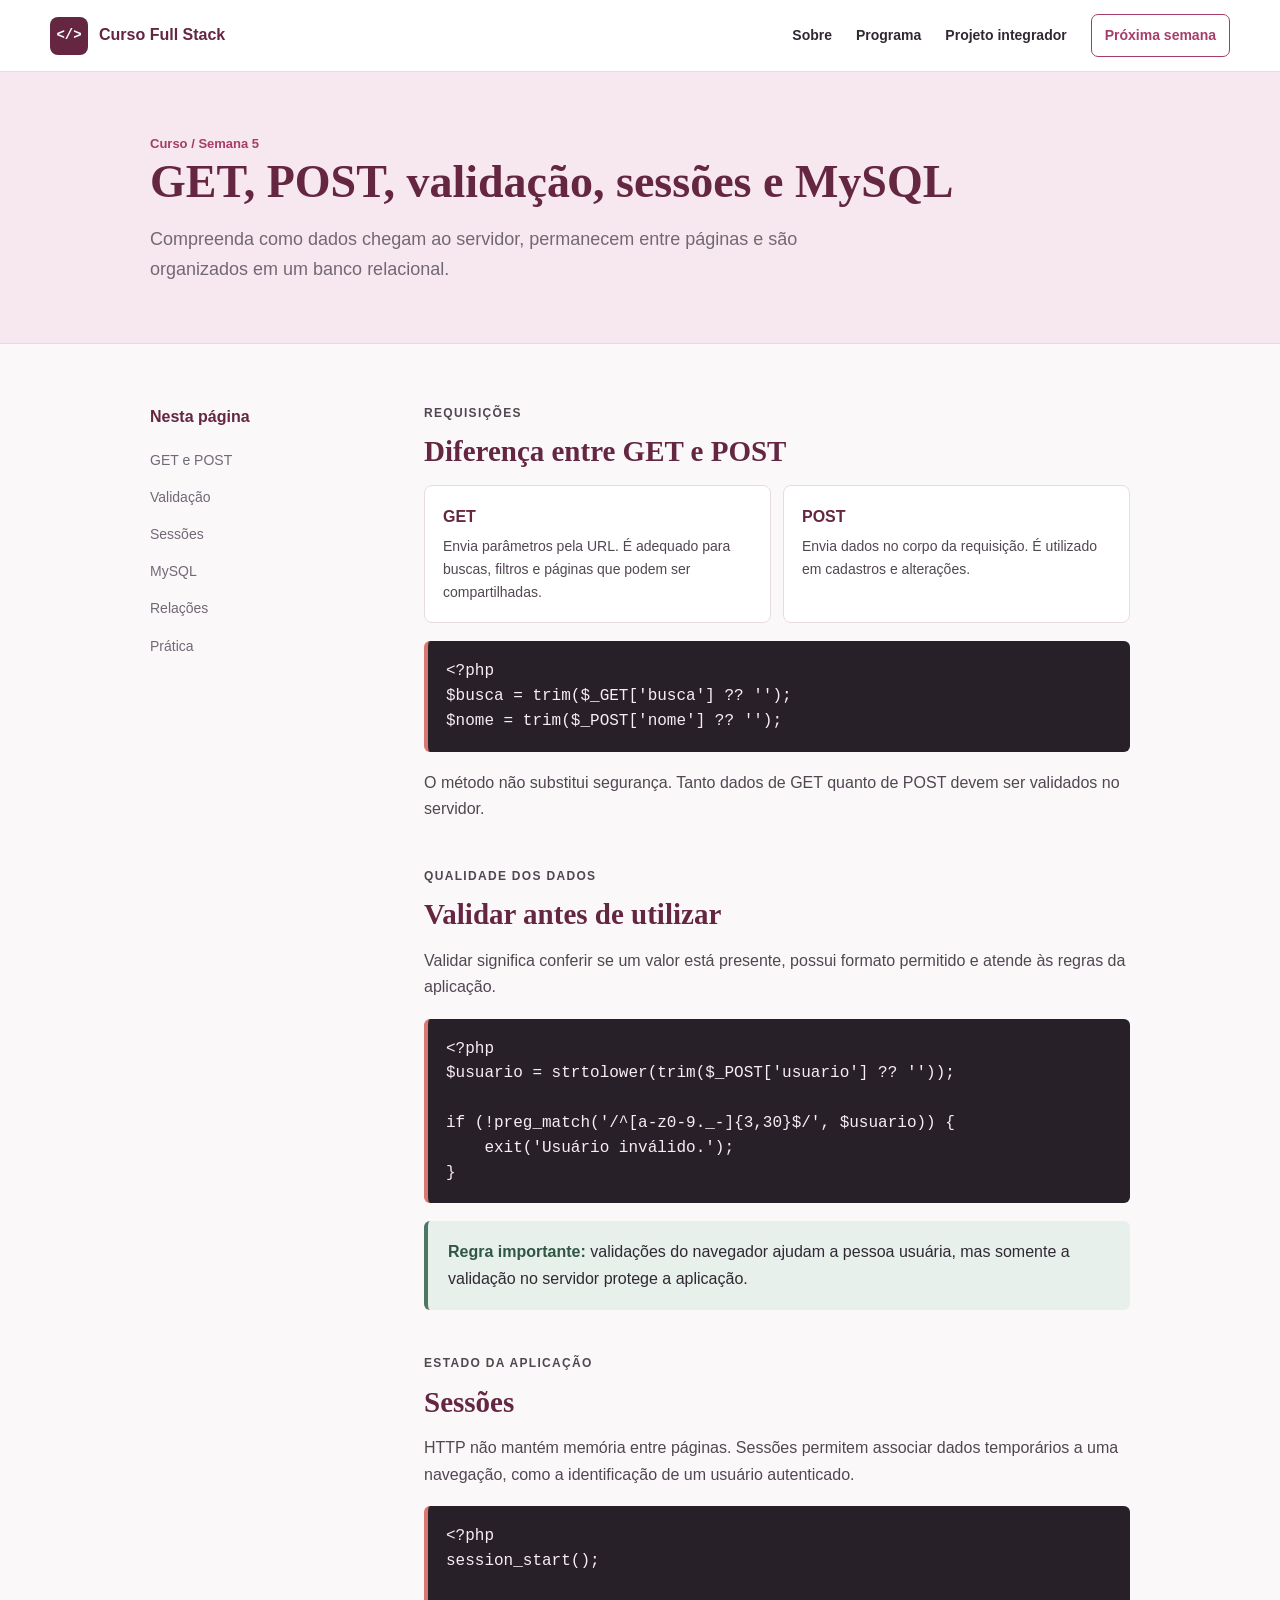
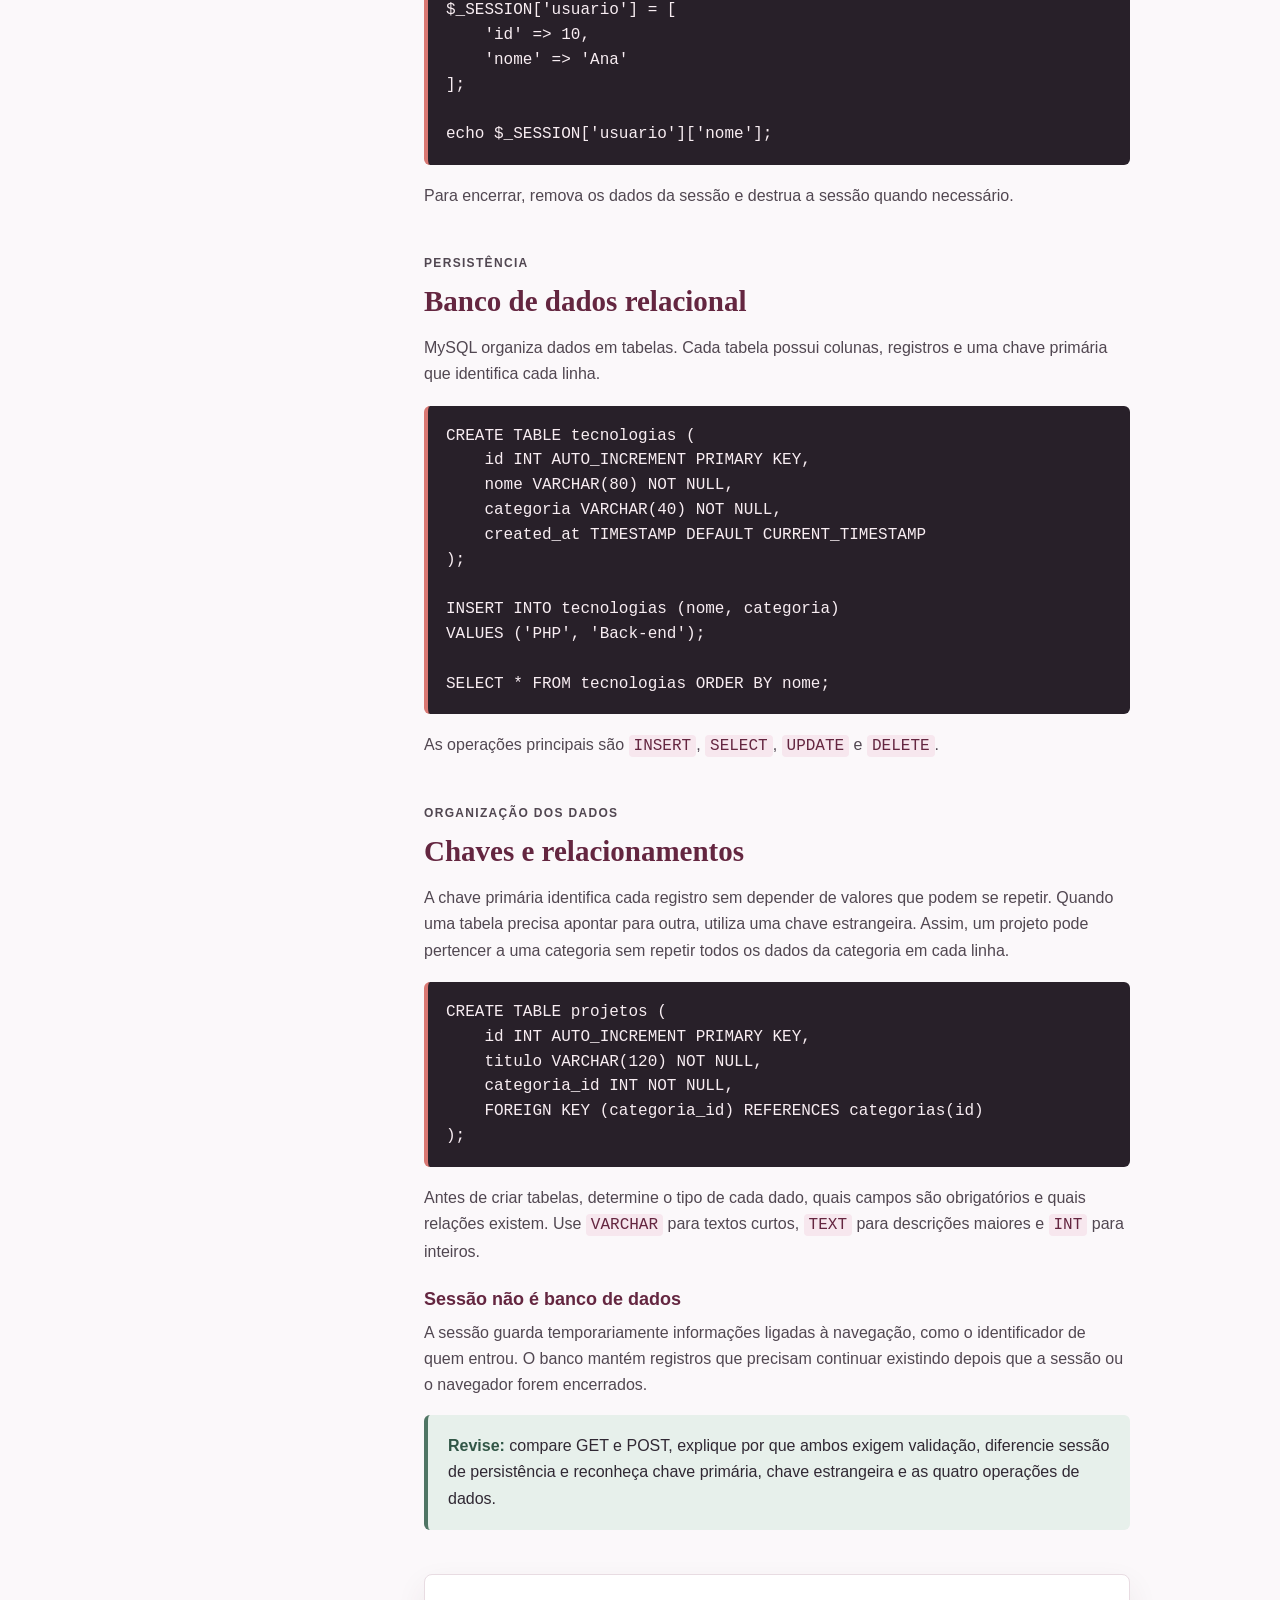
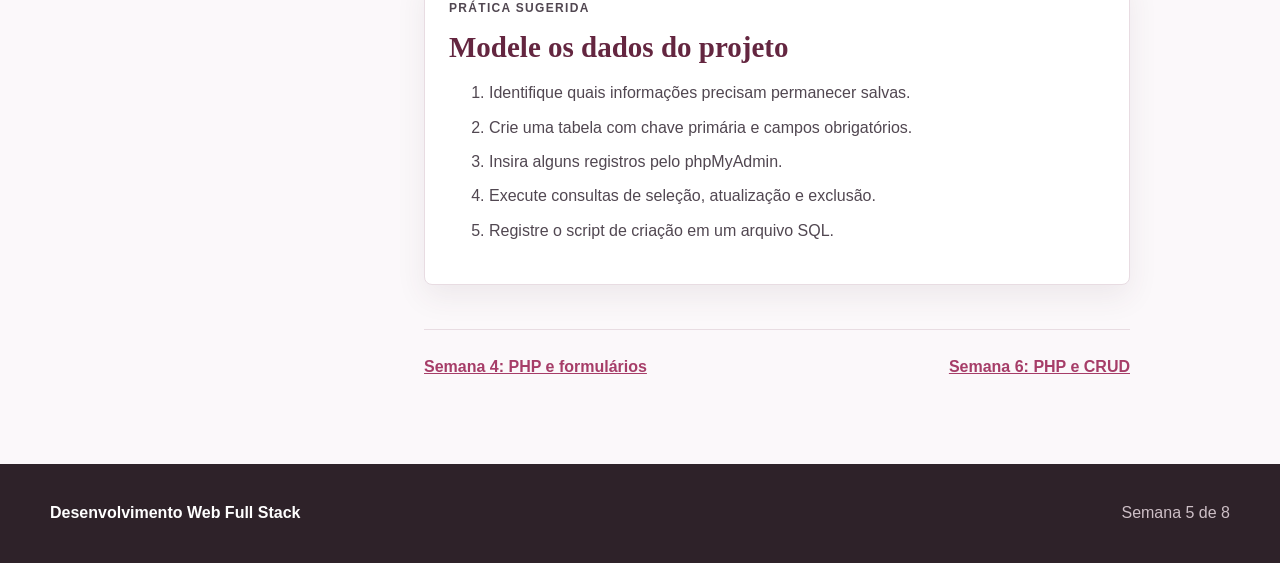
<file: conteudos/semana-5.html>
<!doctype html>
<html lang="pt-BR">
<head><meta charset="utf-8"><meta name="viewport" content="width=device-width, initial-scale=1"><title>Semana 5 · GET, POST, sessões e MySQL</title><link rel="icon" href="../assets/favicon.svg" type="image/svg+xml"><link rel="stylesheet" href="../assets/style.css"></head>
<body>
    <header class="site-header"><a class="brand" href="../index.html"><span class="brand-mark" aria-hidden="true">&lt;/&gt;</span><span>Curso Full Stack</span></a><nav class="site-nav" aria-label="Navegação principal"><a href="../index.html#sobre">Sobre</a><a href="../index.html#programa">Programa</a><a href="../index.html#projeto">Projeto integrador</a><a class="nav-cta" href="semana-6.html">Próxima semana</a></nav></header>
    <main>
        <header class="content-hero"><a class="breadcrumb" href="../index.html#programa">Curso / Semana 5</a><h1>GET, POST, validação, sessões e MySQL</h1><p>Compreenda como dados chegam ao servidor, permanecem entre páginas e são organizados em um banco relacional.</p></header>
        <div class="study-layout">
            <aside class="study-nav" aria-label="Nesta página"><strong>Nesta página</strong><a href="#requisicoes">GET e POST</a><a href="#validacao">Validação</a><a href="#sessoes">Sessões</a><a href="#mysql">MySQL</a><a href="#relacoes">Relações</a><a href="#pratica">Prática</a></aside>
            <article class="study-article">
                <section id="requisicoes"><p class="eyebrow">Requisições</p><h2>Diferença entre GET e POST</h2><div class="concept-grid"><div class="concept"><strong>GET</strong><p>Envia parâmetros pela URL. É adequado para buscas, filtros e páginas que podem ser compartilhadas.</p></div><div class="concept"><strong>POST</strong><p>Envia dados no corpo da requisição. É utilizado em cadastros e alterações.</p></div></div><pre><code>&lt;?php
$busca = trim($_GET['busca'] ?? '');
$nome = trim($_POST['nome'] ?? '');</code></pre><p>O método não substitui segurança. Tanto dados de GET quanto de POST devem ser validados no servidor.</p></section>
                <section id="validacao"><p class="eyebrow">Qualidade dos dados</p><h2>Validar antes de utilizar</h2><p>Validar significa conferir se um valor está presente, possui formato permitido e atende às regras da aplicação.</p><pre><code>&lt;?php
$usuario = strtolower(trim($_POST['usuario'] ?? ''));

if (!preg_match('/^[a-z0-9._-]{3,30}$/', $usuario)) {
    exit('Usuário inválido.');
}</code></pre><div class="note"><strong>Regra importante:</strong> validações do navegador ajudam a pessoa usuária, mas somente a validação no servidor protege a aplicação.</div></section>
                <section id="sessoes"><p class="eyebrow">Estado da aplicação</p><h2>Sessões</h2><p>HTTP não mantém memória entre páginas. Sessões permitem associar dados temporários a uma navegação, como a identificação de um usuário autenticado.</p><pre><code>&lt;?php
session_start();

$_SESSION['usuario'] = [
    'id' =&gt; 10,
    'nome' =&gt; 'Ana'
];

echo $_SESSION['usuario']['nome'];</code></pre><p>Para encerrar, remova os dados da sessão e destrua a sessão quando necessário.</p></section>
                <section id="mysql"><p class="eyebrow">Persistência</p><h2>Banco de dados relacional</h2><p>MySQL organiza dados em tabelas. Cada tabela possui colunas, registros e uma chave primária que identifica cada linha.</p><pre><code>CREATE TABLE tecnologias (
    id INT AUTO_INCREMENT PRIMARY KEY,
    nome VARCHAR(80) NOT NULL,
    categoria VARCHAR(40) NOT NULL,
    created_at TIMESTAMP DEFAULT CURRENT_TIMESTAMP
);

INSERT INTO tecnologias (nome, categoria)
VALUES ('PHP', 'Back-end');

SELECT * FROM tecnologias ORDER BY nome;</code></pre><p>As operações principais são <code>INSERT</code>, <code>SELECT</code>, <code>UPDATE</code> e <code>DELETE</code>.</p></section>
                <section id="relacoes"><p class="eyebrow">Organização dos dados</p><h2>Chaves e relacionamentos</h2><p>A chave primária identifica cada registro sem depender de valores que podem se repetir. Quando uma tabela precisa apontar para outra, utiliza uma chave estrangeira. Assim, um projeto pode pertencer a uma categoria sem repetir todos os dados da categoria em cada linha.</p><pre><code>CREATE TABLE projetos (
    id INT AUTO_INCREMENT PRIMARY KEY,
    titulo VARCHAR(120) NOT NULL,
    categoria_id INT NOT NULL,
    FOREIGN KEY (categoria_id) REFERENCES categorias(id)
);</code></pre><p>Antes de criar tabelas, determine o tipo de cada dado, quais campos são obrigatórios e quais relações existem. Use <code>VARCHAR</code> para textos curtos, <code>TEXT</code> para descrições maiores e <code>INT</code> para inteiros.</p><h3>Sessão não é banco de dados</h3><p>A sessão guarda temporariamente informações ligadas à navegação, como o identificador de quem entrou. O banco mantém registros que precisam continuar existindo depois que a sessão ou o navegador forem encerrados.</p><div class="note"><strong>Revise:</strong> compare GET e POST, explique por que ambos exigem validação, diferencie sessão de persistência e reconheça chave primária, chave estrangeira e as quatro operações de dados.</div></section>
                <section class="practice" id="pratica"><p class="eyebrow">Prática sugerida</p><h2>Modele os dados do projeto</h2><ol><li>Identifique quais informações precisam permanecer salvas.</li><li>Crie uma tabela com chave primária e campos obrigatórios.</li><li>Insira alguns registros pelo phpMyAdmin.</li><li>Execute consultas de seleção, atualização e exclusão.</li><li>Registre o script de criação em um arquivo SQL.</li></ol></section>
                <nav class="week-pagination" aria-label="Navegação entre semanas"><a href="semana-4.html">Semana 4: PHP e formulários</a><a href="semana-6.html">Semana 6: PHP e CRUD</a></nav>
            </article>
        </div>
    </main>
    <footer class="site-footer"><strong>Desenvolvimento Web Full Stack</strong><p>Semana 5 de 8</p></footer>
</body>
</html>
</file>
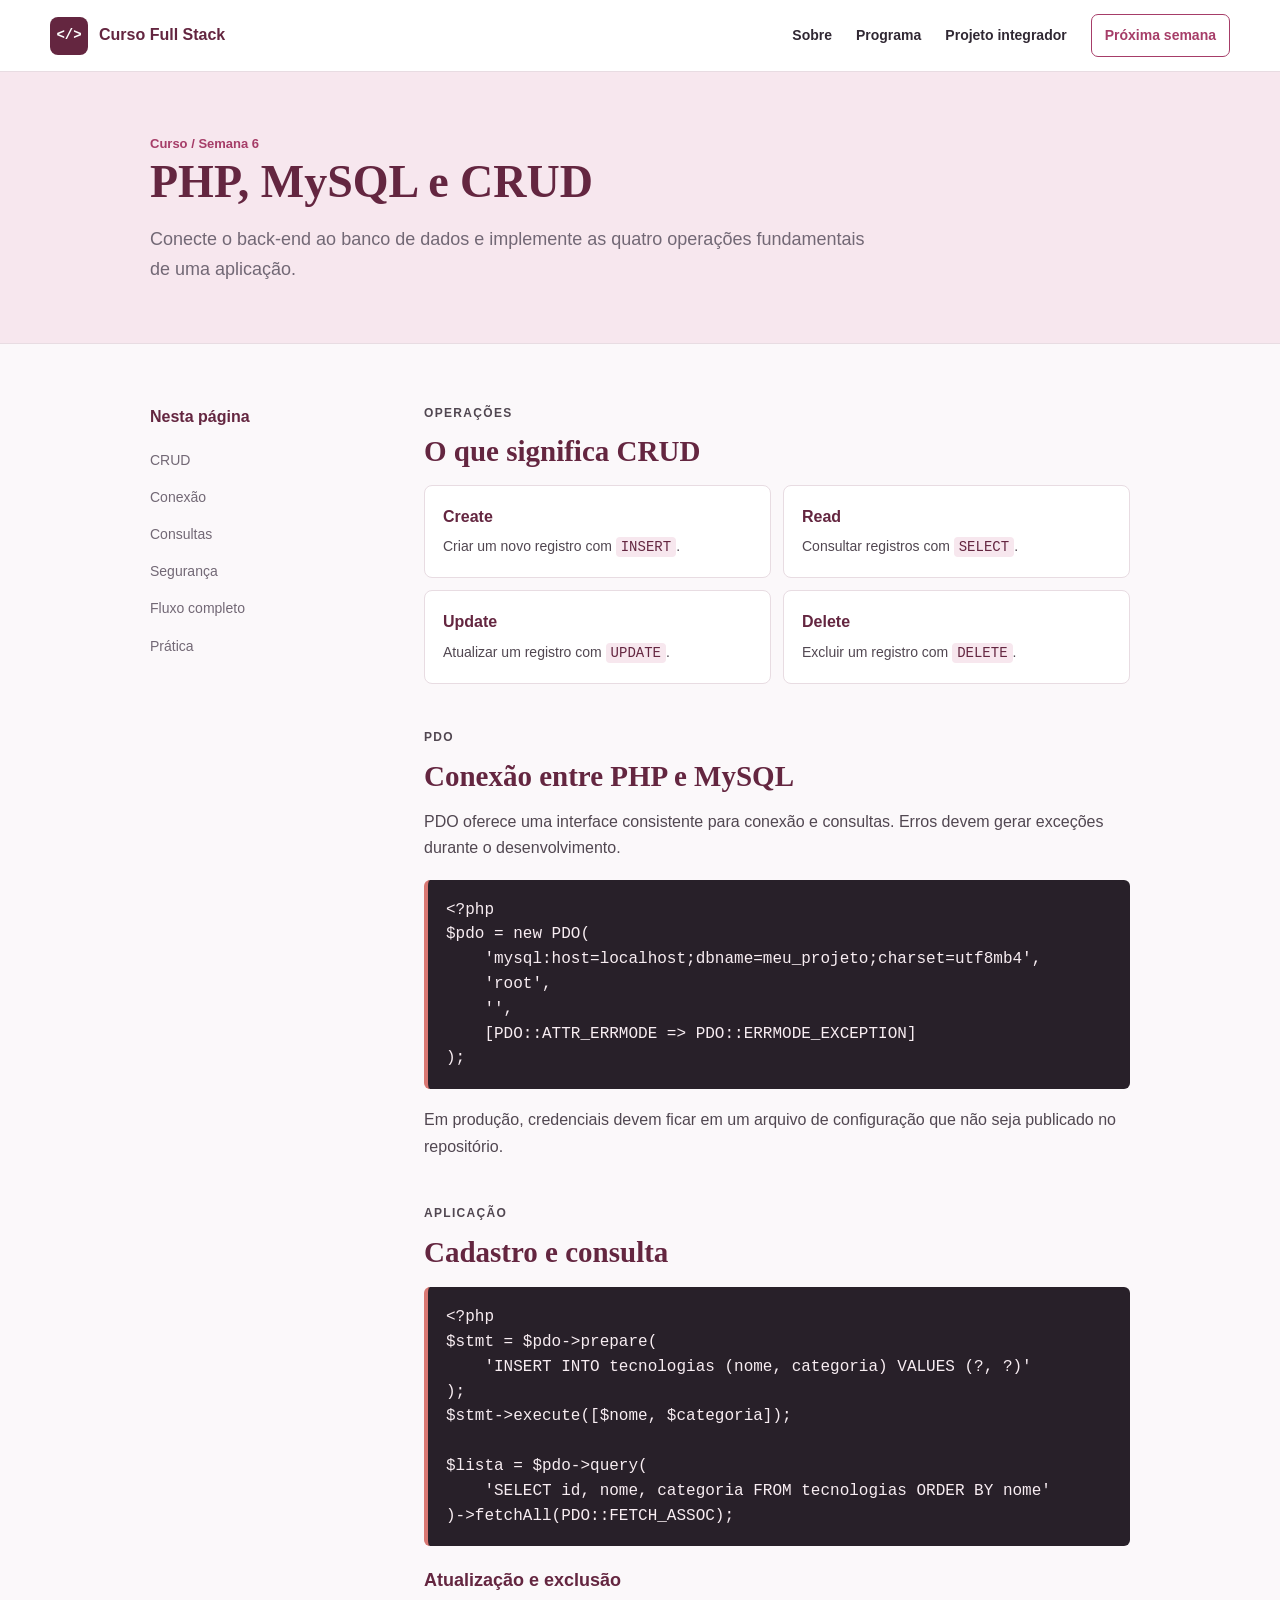
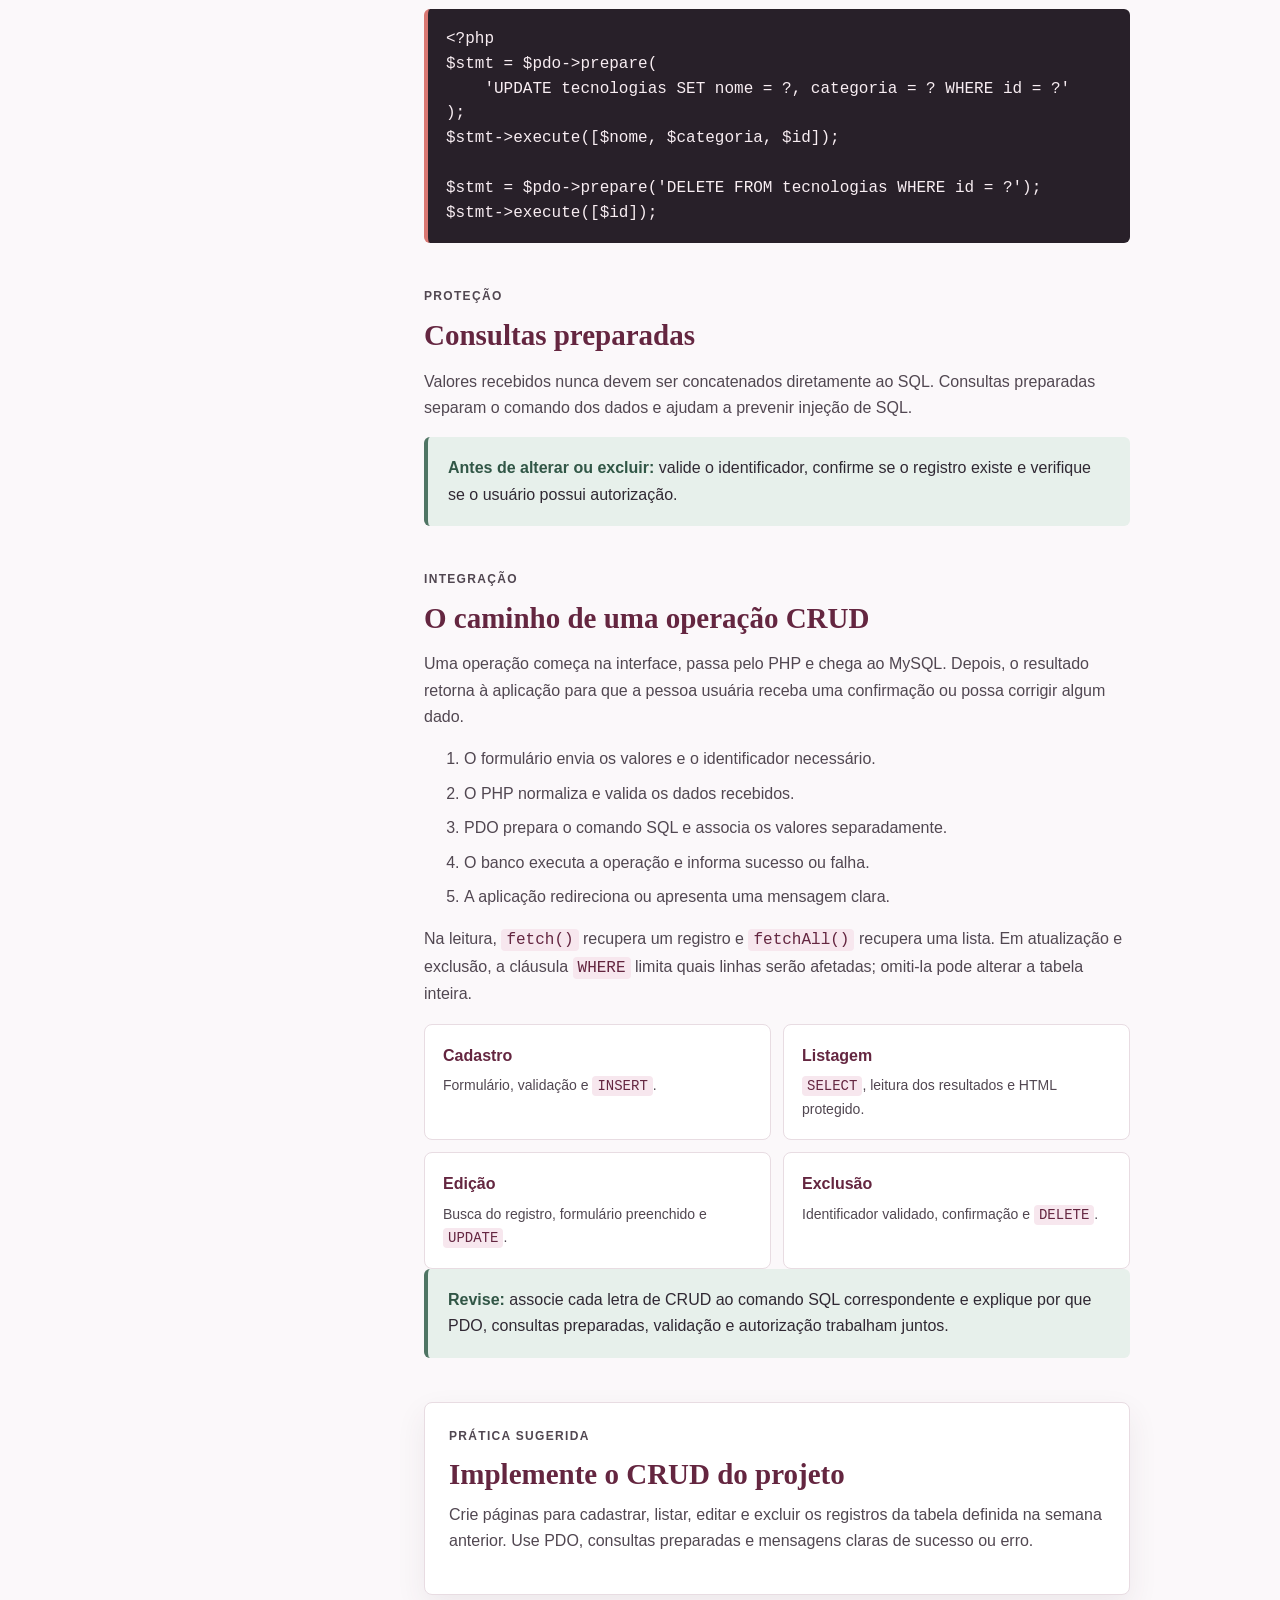
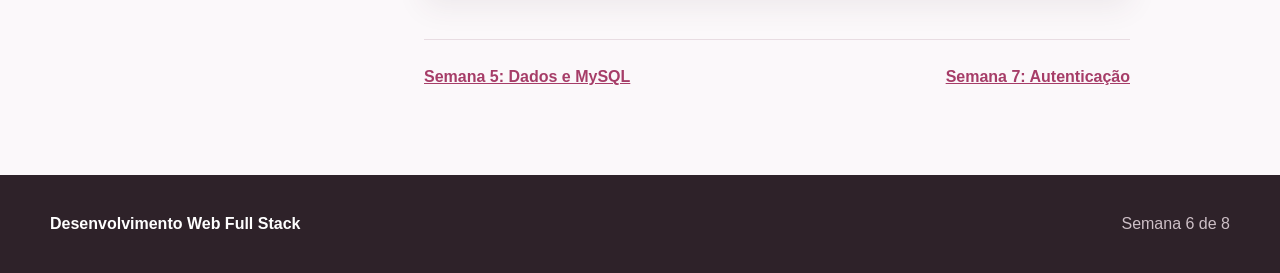
<file: conteudos/semana-6.html>
<!doctype html>
<html lang="pt-BR">
<head><meta charset="utf-8"><meta name="viewport" content="width=device-width, initial-scale=1"><title>Semana 6 · PHP, MySQL e CRUD</title><link rel="icon" href="../assets/favicon.svg" type="image/svg+xml"><link rel="stylesheet" href="../assets/style.css"></head>
<body>
    <header class="site-header"><a class="brand" href="../index.html"><span class="brand-mark" aria-hidden="true">&lt;/&gt;</span><span>Curso Full Stack</span></a><nav class="site-nav" aria-label="Navegação principal"><a href="../index.html#sobre">Sobre</a><a href="../index.html#programa">Programa</a><a href="../index.html#projeto">Projeto integrador</a><a class="nav-cta" href="semana-7.html">Próxima semana</a></nav></header>
    <main>
        <header class="content-hero"><a class="breadcrumb" href="../index.html#programa">Curso / Semana 6</a><h1>PHP, MySQL e CRUD</h1><p>Conecte o back-end ao banco de dados e implemente as quatro operações fundamentais de uma aplicação.</p></header>
        <div class="study-layout">
            <aside class="study-nav" aria-label="Nesta página"><strong>Nesta página</strong><a href="#crud">CRUD</a><a href="#conexao">Conexão</a><a href="#consultas">Consultas</a><a href="#seguranca">Segurança</a><a href="#fluxo">Fluxo completo</a><a href="#pratica">Prática</a></aside>
            <article class="study-article">
                <section id="crud"><p class="eyebrow">Operações</p><h2>O que significa CRUD</h2><div class="concept-grid"><div class="concept"><strong>Create</strong><p>Criar um novo registro com <code>INSERT</code>.</p></div><div class="concept"><strong>Read</strong><p>Consultar registros com <code>SELECT</code>.</p></div><div class="concept"><strong>Update</strong><p>Atualizar um registro com <code>UPDATE</code>.</p></div><div class="concept"><strong>Delete</strong><p>Excluir um registro com <code>DELETE</code>.</p></div></div></section>
                <section id="conexao"><p class="eyebrow">PDO</p><h2>Conexão entre PHP e MySQL</h2><p>PDO oferece uma interface consistente para conexão e consultas. Erros devem gerar exceções durante o desenvolvimento.</p><pre><code>&lt;?php
$pdo = new PDO(
    'mysql:host=localhost;dbname=meu_projeto;charset=utf8mb4',
    'root',
    '',
    [PDO::ATTR_ERRMODE =&gt; PDO::ERRMODE_EXCEPTION]
);</code></pre><p>Em produção, credenciais devem ficar em um arquivo de configuração que não seja publicado no repositório.</p></section>
                <section id="consultas"><p class="eyebrow">Aplicação</p><h2>Cadastro e consulta</h2><pre><code>&lt;?php
$stmt = $pdo-&gt;prepare(
    'INSERT INTO tecnologias (nome, categoria) VALUES (?, ?)'
);
$stmt-&gt;execute([$nome, $categoria]);

$lista = $pdo-&gt;query(
    'SELECT id, nome, categoria FROM tecnologias ORDER BY nome'
)-&gt;fetchAll(PDO::FETCH_ASSOC);</code></pre><h3>Atualização e exclusão</h3><pre><code>&lt;?php
$stmt = $pdo-&gt;prepare(
    'UPDATE tecnologias SET nome = ?, categoria = ? WHERE id = ?'
);
$stmt-&gt;execute([$nome, $categoria, $id]);

$stmt = $pdo-&gt;prepare('DELETE FROM tecnologias WHERE id = ?');
$stmt-&gt;execute([$id]);</code></pre></section>
                <section id="seguranca"><p class="eyebrow">Proteção</p><h2>Consultas preparadas</h2><p>Valores recebidos nunca devem ser concatenados diretamente ao SQL. Consultas preparadas separam o comando dos dados e ajudam a prevenir injeção de SQL.</p><div class="note"><strong>Antes de alterar ou excluir:</strong> valide o identificador, confirme se o registro existe e verifique se o usuário possui autorização.</div></section>
                <section id="fluxo"><p class="eyebrow">Integração</p><h2>O caminho de uma operação CRUD</h2><p>Uma operação começa na interface, passa pelo PHP e chega ao MySQL. Depois, o resultado retorna à aplicação para que a pessoa usuária receba uma confirmação ou possa corrigir algum dado.</p><ol><li>O formulário envia os valores e o identificador necessário.</li><li>O PHP normaliza e valida os dados recebidos.</li><li>PDO prepara o comando SQL e associa os valores separadamente.</li><li>O banco executa a operação e informa sucesso ou falha.</li><li>A aplicação redireciona ou apresenta uma mensagem clara.</li></ol><p>Na leitura, <code>fetch()</code> recupera um registro e <code>fetchAll()</code> recupera uma lista. Em atualização e exclusão, a cláusula <code>WHERE</code> limita quais linhas serão afetadas; omiti-la pode alterar a tabela inteira.</p><div class="concept-grid"><div class="concept"><strong>Cadastro</strong><p>Formulário, validação e <code>INSERT</code>.</p></div><div class="concept"><strong>Listagem</strong><p><code>SELECT</code>, leitura dos resultados e HTML protegido.</p></div><div class="concept"><strong>Edição</strong><p>Busca do registro, formulário preenchido e <code>UPDATE</code>.</p></div><div class="concept"><strong>Exclusão</strong><p>Identificador validado, confirmação e <code>DELETE</code>.</p></div></div><div class="note"><strong>Revise:</strong> associe cada letra de CRUD ao comando SQL correspondente e explique por que PDO, consultas preparadas, validação e autorização trabalham juntos.</div></section>
                <section class="practice" id="pratica"><p class="eyebrow">Prática sugerida</p><h2>Implemente o CRUD do projeto</h2><p>Crie páginas para cadastrar, listar, editar e excluir os registros da tabela definida na semana anterior. Use PDO, consultas preparadas e mensagens claras de sucesso ou erro.</p></section>
                <nav class="week-pagination" aria-label="Navegação entre semanas"><a href="semana-5.html">Semana 5: Dados e MySQL</a><a href="semana-7.html">Semana 7: Autenticação</a></nav>
            </article>
        </div>
    </main>
    <footer class="site-footer"><strong>Desenvolvimento Web Full Stack</strong><p>Semana 6 de 8</p></footer>
</body>
</html>
</file>
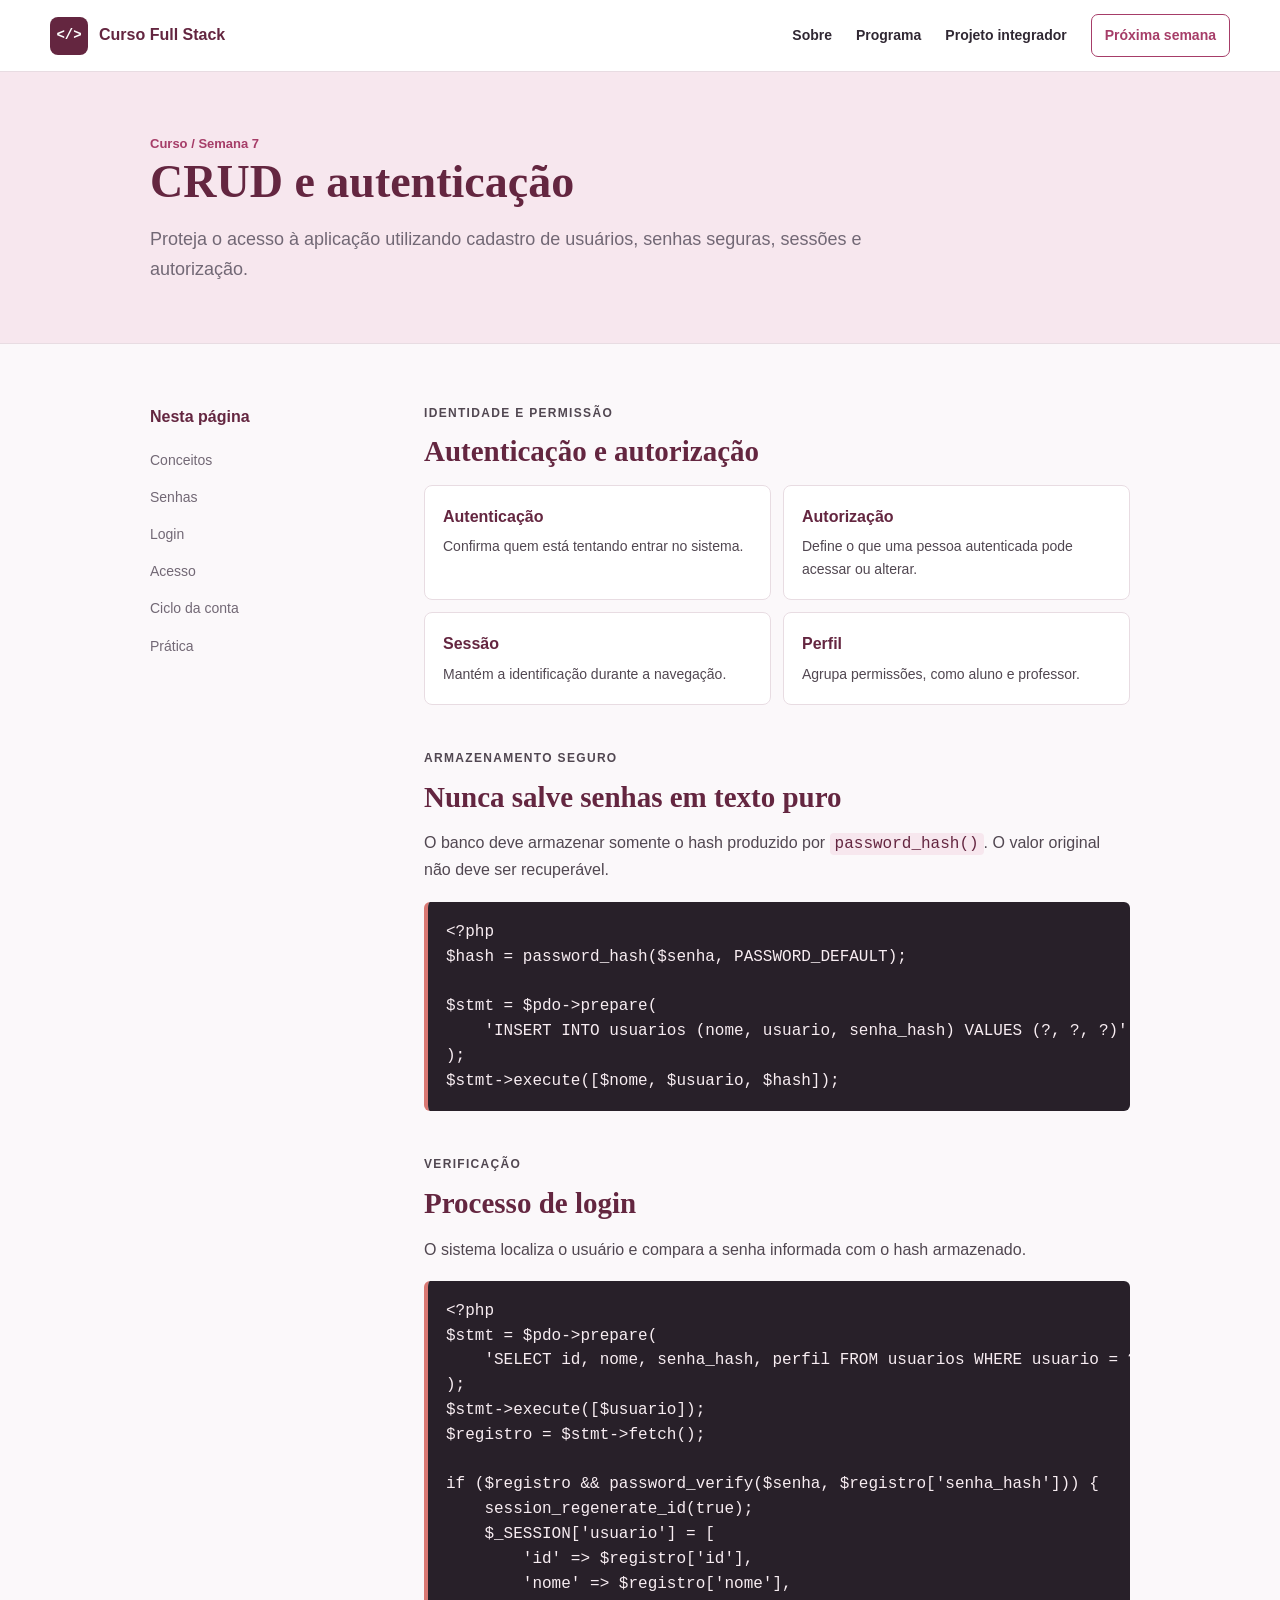
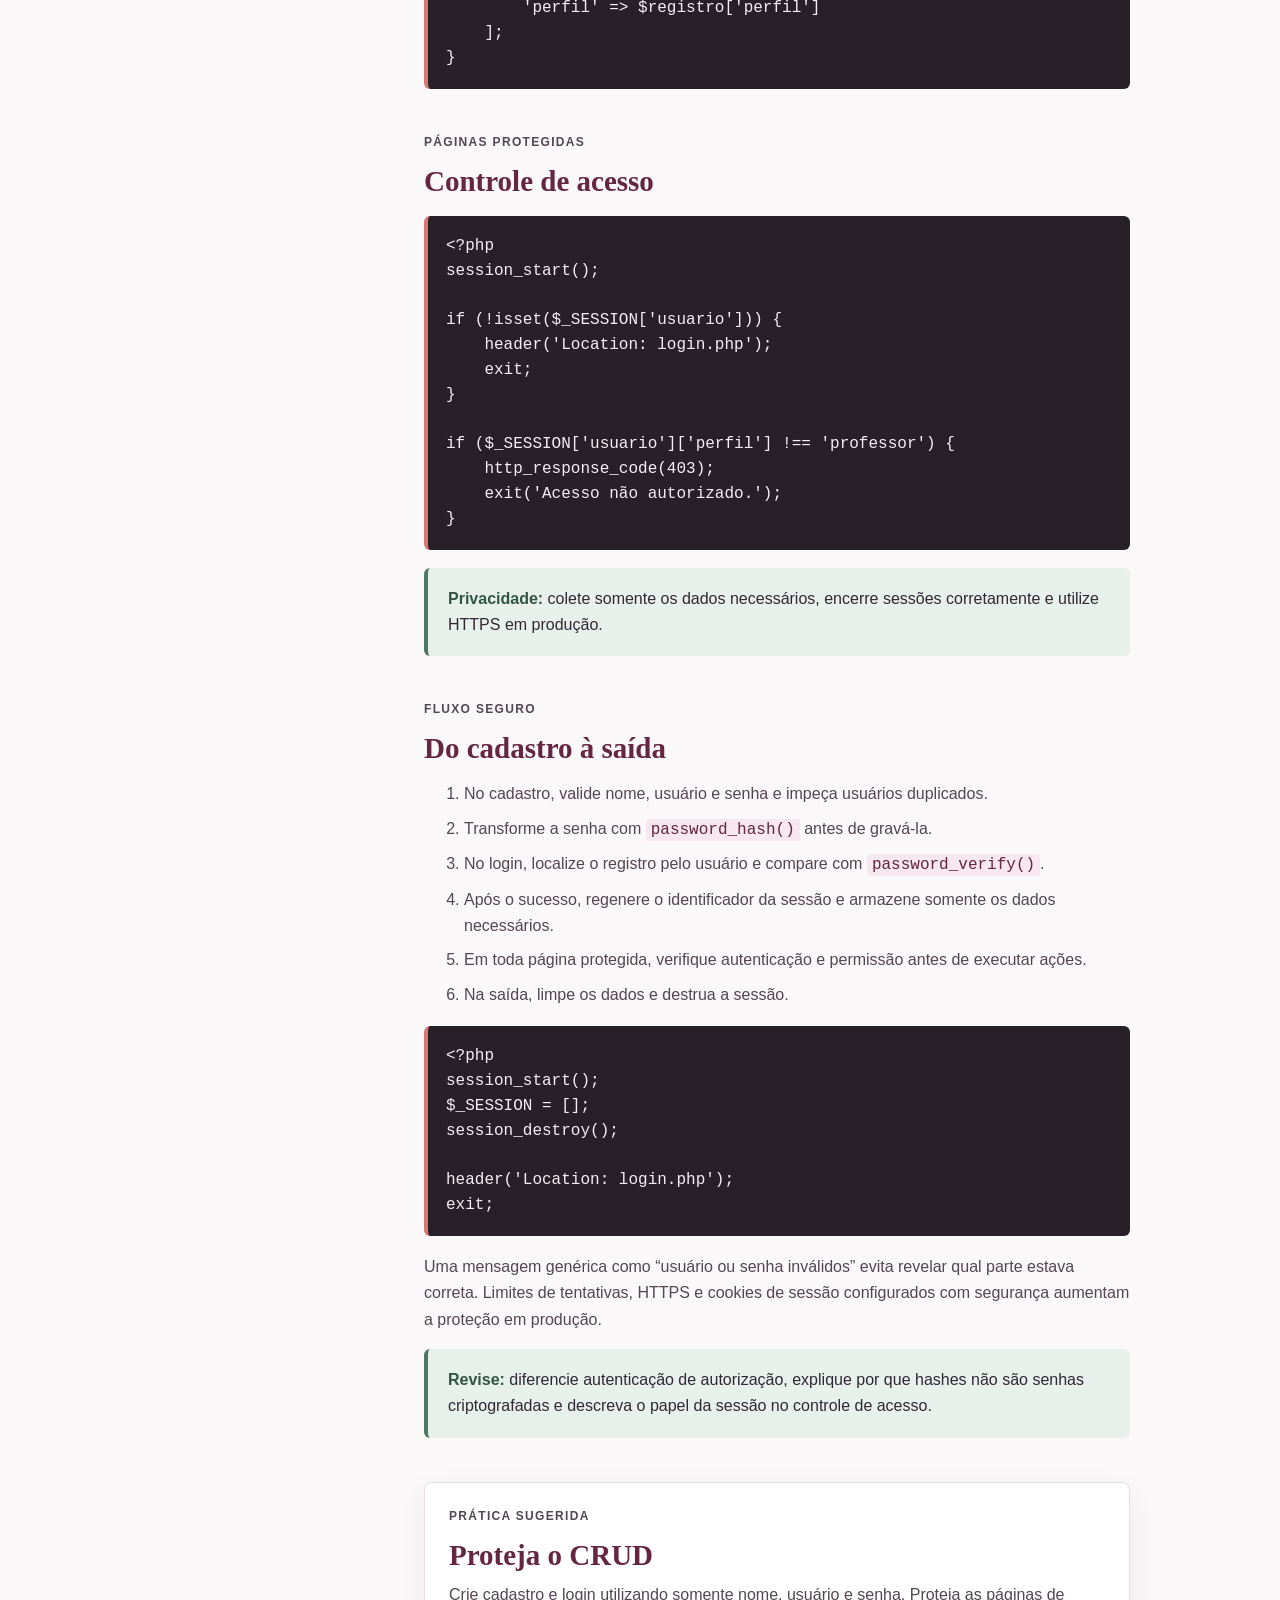
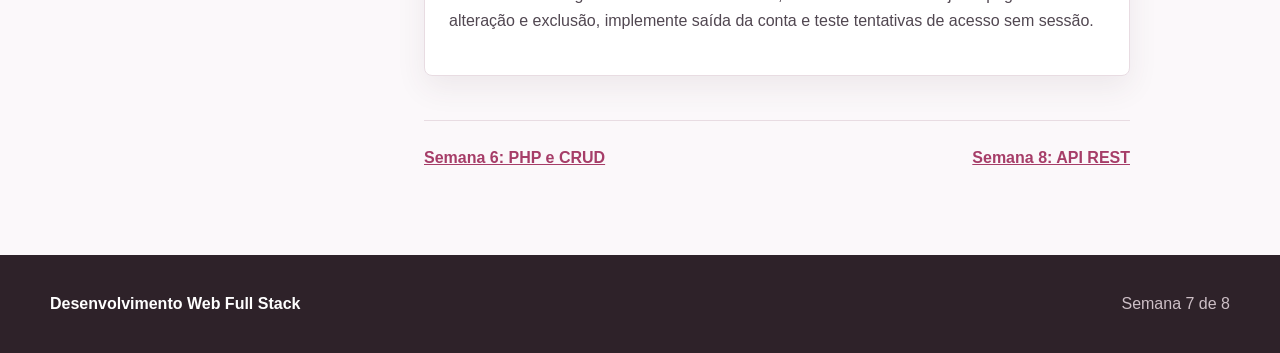
<file: conteudos/semana-7.html>
<!doctype html>
<html lang="pt-BR">
<head><meta charset="utf-8"><meta name="viewport" content="width=device-width, initial-scale=1"><title>Semana 7 · CRUD e autenticação</title><link rel="icon" href="../assets/favicon.svg" type="image/svg+xml"><link rel="stylesheet" href="../assets/style.css"></head>
<body>
    <header class="site-header"><a class="brand" href="../index.html"><span class="brand-mark" aria-hidden="true">&lt;/&gt;</span><span>Curso Full Stack</span></a><nav class="site-nav" aria-label="Navegação principal"><a href="../index.html#sobre">Sobre</a><a href="../index.html#programa">Programa</a><a href="../index.html#projeto">Projeto integrador</a><a class="nav-cta" href="semana-8.html">Próxima semana</a></nav></header>
    <main>
        <header class="content-hero"><a class="breadcrumb" href="../index.html#programa">Curso / Semana 7</a><h1>CRUD e autenticação</h1><p>Proteja o acesso à aplicação utilizando cadastro de usuários, senhas seguras, sessões e autorização.</p></header>
        <div class="study-layout">
            <aside class="study-nav" aria-label="Nesta página"><strong>Nesta página</strong><a href="#conceitos">Conceitos</a><a href="#senhas">Senhas</a><a href="#login">Login</a><a href="#acesso">Acesso</a><a href="#ciclo">Ciclo da conta</a><a href="#pratica">Prática</a></aside>
            <article class="study-article">
                <section id="conceitos"><p class="eyebrow">Identidade e permissão</p><h2>Autenticação e autorização</h2><div class="concept-grid"><div class="concept"><strong>Autenticação</strong><p>Confirma quem está tentando entrar no sistema.</p></div><div class="concept"><strong>Autorização</strong><p>Define o que uma pessoa autenticada pode acessar ou alterar.</p></div><div class="concept"><strong>Sessão</strong><p>Mantém a identificação durante a navegação.</p></div><div class="concept"><strong>Perfil</strong><p>Agrupa permissões, como aluno e professor.</p></div></div></section>
                <section id="senhas"><p class="eyebrow">Armazenamento seguro</p><h2>Nunca salve senhas em texto puro</h2><p>O banco deve armazenar somente o hash produzido por <code>password_hash()</code>. O valor original não deve ser recuperável.</p><pre><code>&lt;?php
$hash = password_hash($senha, PASSWORD_DEFAULT);

$stmt = $pdo-&gt;prepare(
    'INSERT INTO usuarios (nome, usuario, senha_hash) VALUES (?, ?, ?)'
);
$stmt-&gt;execute([$nome, $usuario, $hash]);</code></pre></section>
                <section id="login"><p class="eyebrow">Verificação</p><h2>Processo de login</h2><p>O sistema localiza o usuário e compara a senha informada com o hash armazenado.</p><pre><code>&lt;?php
$stmt = $pdo-&gt;prepare(
    'SELECT id, nome, senha_hash, perfil FROM usuarios WHERE usuario = ?'
);
$stmt-&gt;execute([$usuario]);
$registro = $stmt-&gt;fetch();

if ($registro &amp;&amp; password_verify($senha, $registro['senha_hash'])) {
    session_regenerate_id(true);
    $_SESSION['usuario'] = [
        'id' =&gt; $registro['id'],
        'nome' =&gt; $registro['nome'],
        'perfil' =&gt; $registro['perfil']
    ];
}</code></pre></section>
                <section id="acesso"><p class="eyebrow">Páginas protegidas</p><h2>Controle de acesso</h2><pre><code>&lt;?php
session_start();

if (!isset($_SESSION['usuario'])) {
    header('Location: login.php');
    exit;
}

if ($_SESSION['usuario']['perfil'] !== 'professor') {
    http_response_code(403);
    exit('Acesso não autorizado.');
}</code></pre><div class="note"><strong>Privacidade:</strong> colete somente os dados necessários, encerre sessões corretamente e utilize HTTPS em produção.</div></section>
                <section id="ciclo"><p class="eyebrow">Fluxo seguro</p><h2>Do cadastro à saída</h2><ol><li>No cadastro, valide nome, usuário e senha e impeça usuários duplicados.</li><li>Transforme a senha com <code>password_hash()</code> antes de gravá-la.</li><li>No login, localize o registro pelo usuário e compare com <code>password_verify()</code>.</li><li>Após o sucesso, regenere o identificador da sessão e armazene somente os dados necessários.</li><li>Em toda página protegida, verifique autenticação e permissão antes de executar ações.</li><li>Na saída, limpe os dados e destrua a sessão.</li></ol><pre><code>&lt;?php
session_start();
$_SESSION = [];
session_destroy();

header('Location: login.php');
exit;</code></pre><p>Uma mensagem genérica como “usuário ou senha inválidos” evita revelar qual parte estava correta. Limites de tentativas, HTTPS e cookies de sessão configurados com segurança aumentam a proteção em produção.</p><div class="note"><strong>Revise:</strong> diferencie autenticação de autorização, explique por que hashes não são senhas criptografadas e descreva o papel da sessão no controle de acesso.</div></section>
                <section class="practice" id="pratica"><p class="eyebrow">Prática sugerida</p><h2>Proteja o CRUD</h2><p>Crie cadastro e login utilizando somente nome, usuário e senha. Proteja as páginas de alteração e exclusão, implemente saída da conta e teste tentativas de acesso sem sessão.</p></section>
                <nav class="week-pagination" aria-label="Navegação entre semanas"><a href="semana-6.html">Semana 6: PHP e CRUD</a><a href="semana-8.html">Semana 8: API REST</a></nav>
            </article>
        </div>
    </main>
    <footer class="site-footer"><strong>Desenvolvimento Web Full Stack</strong><p>Semana 7 de 8</p></footer>
</body>
</html>
</file>
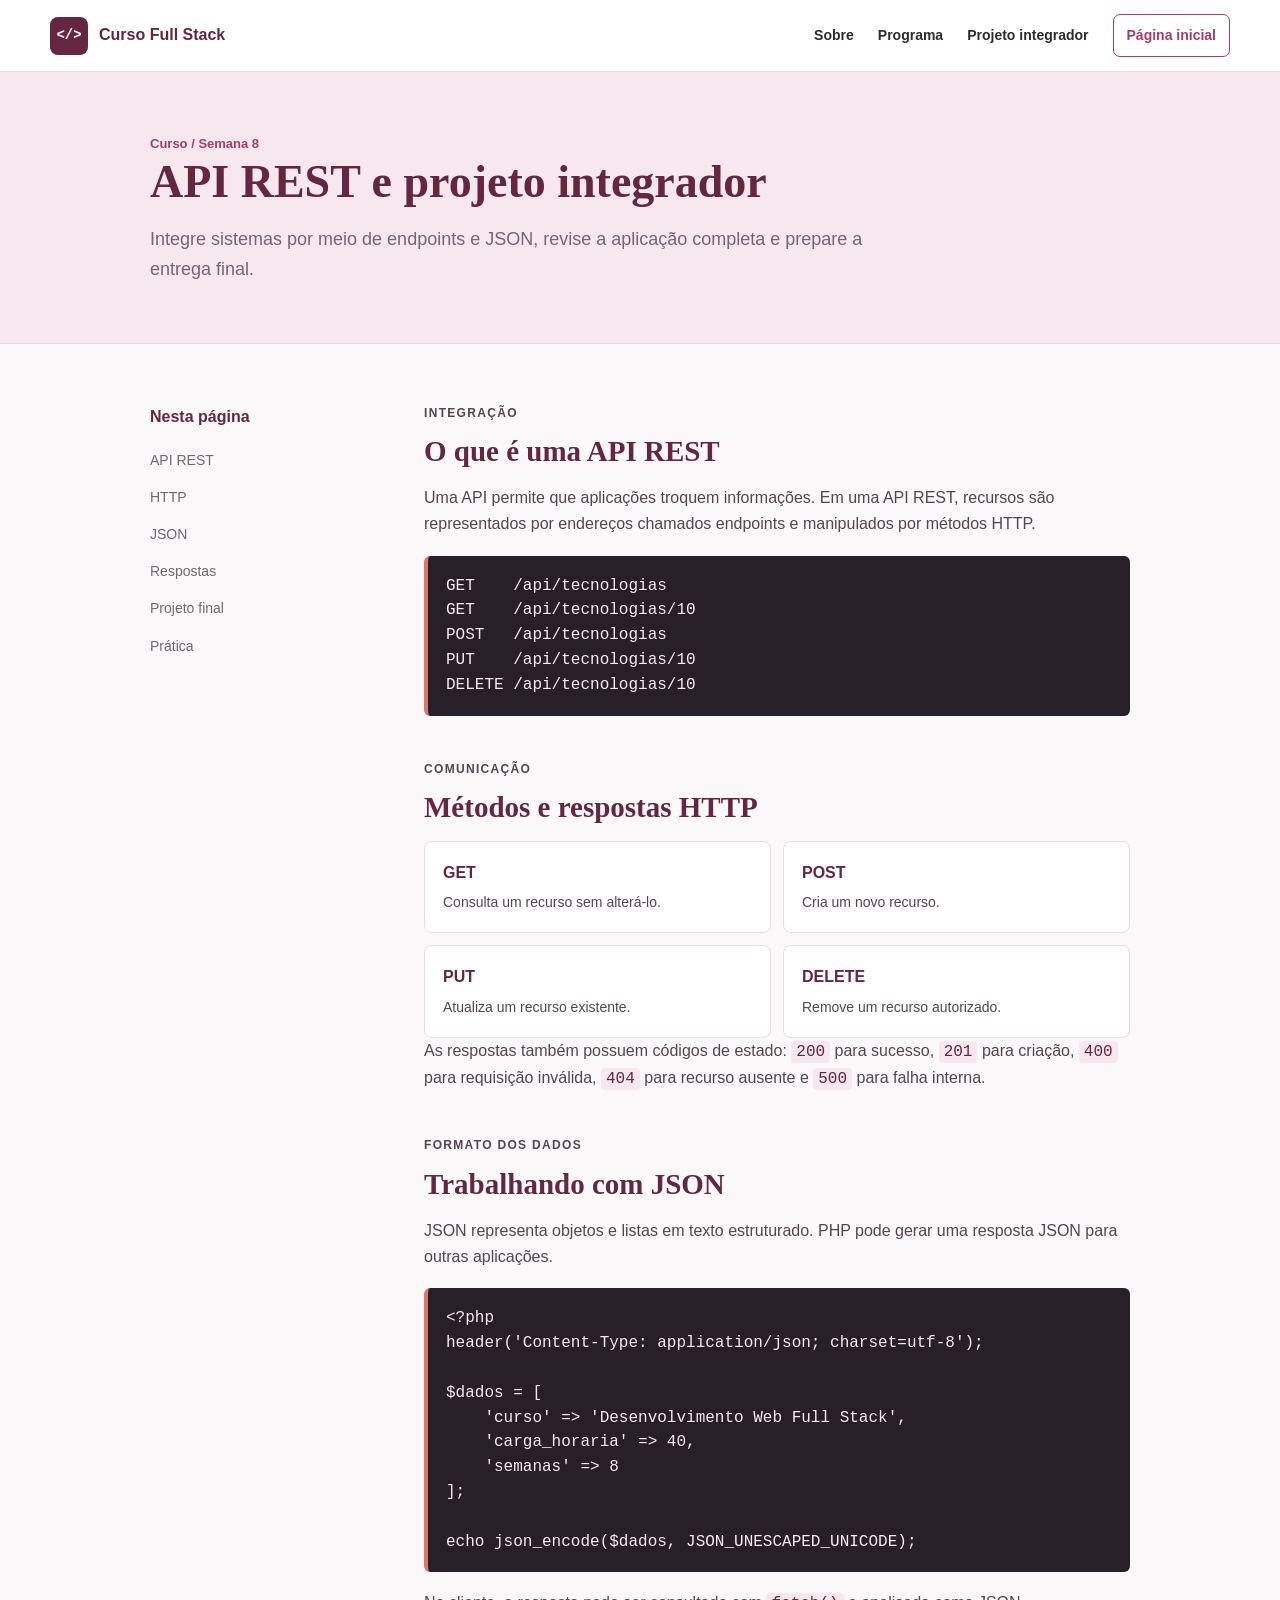
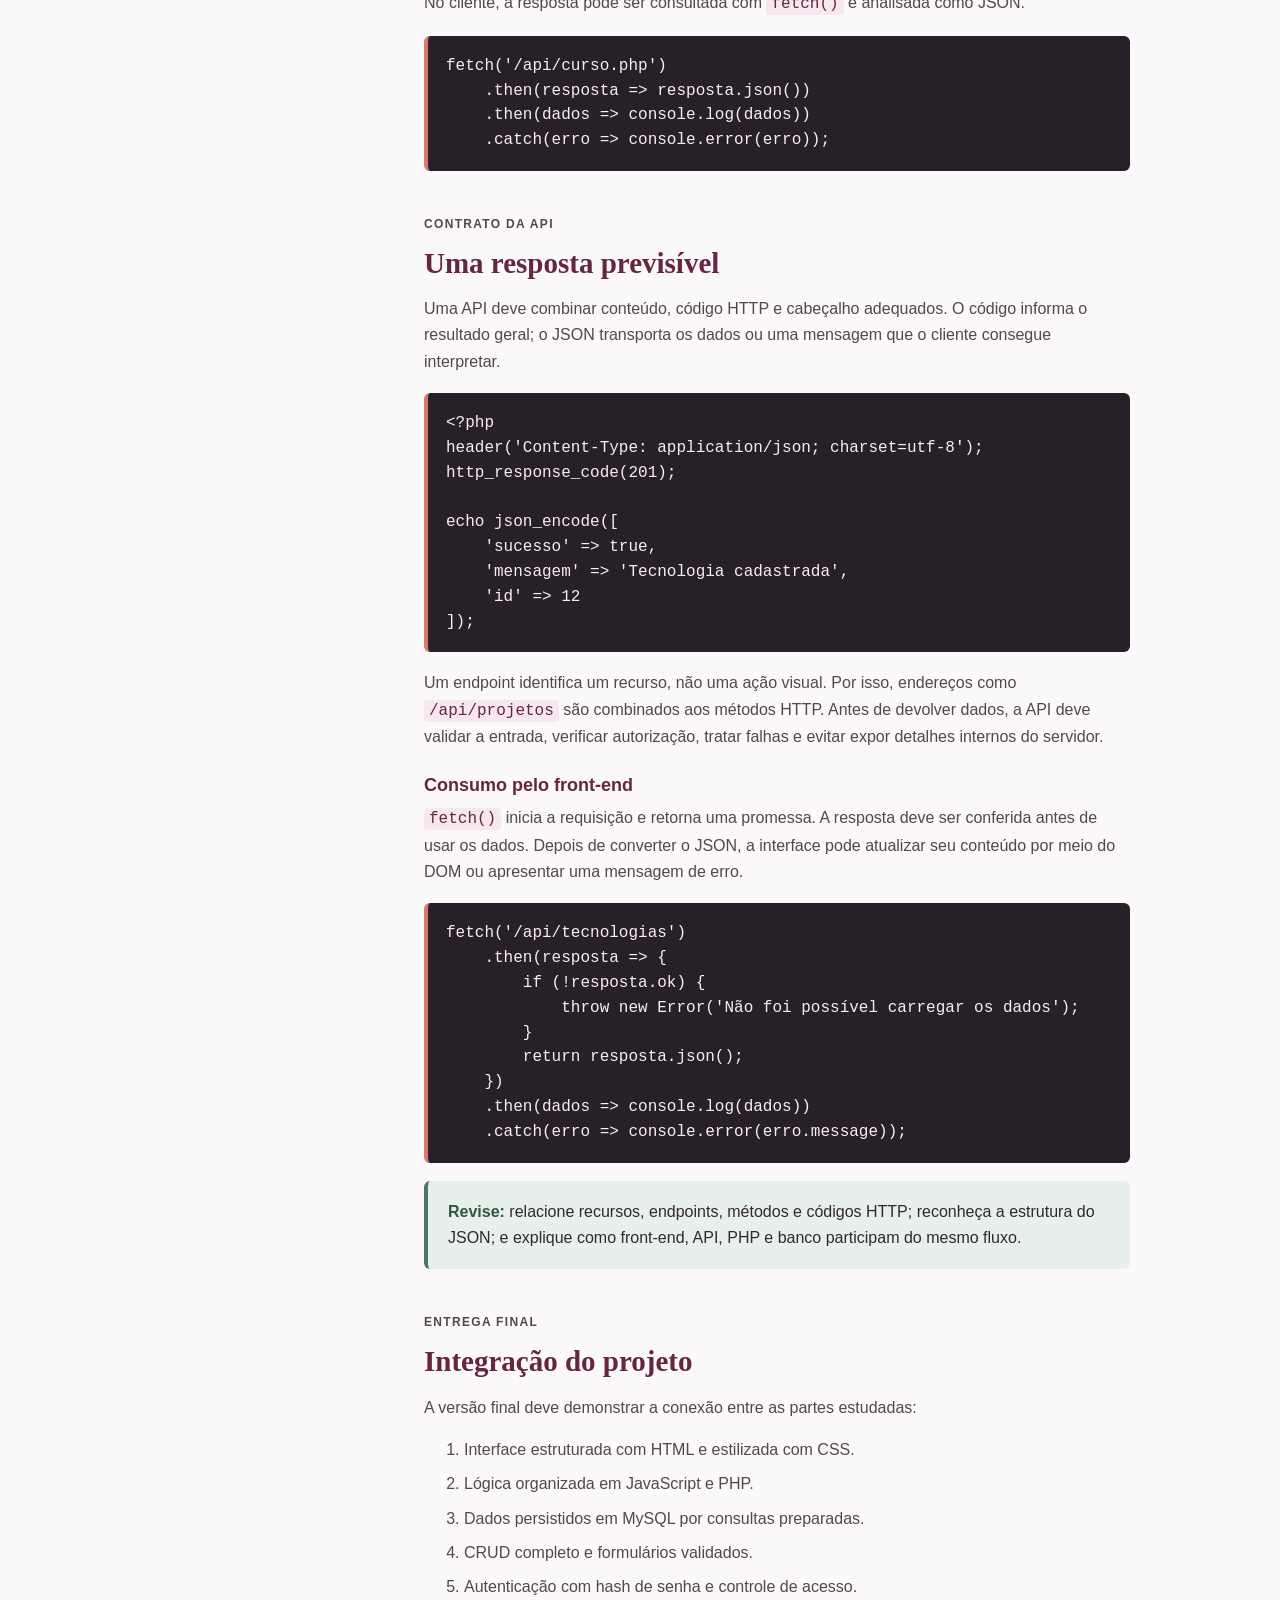
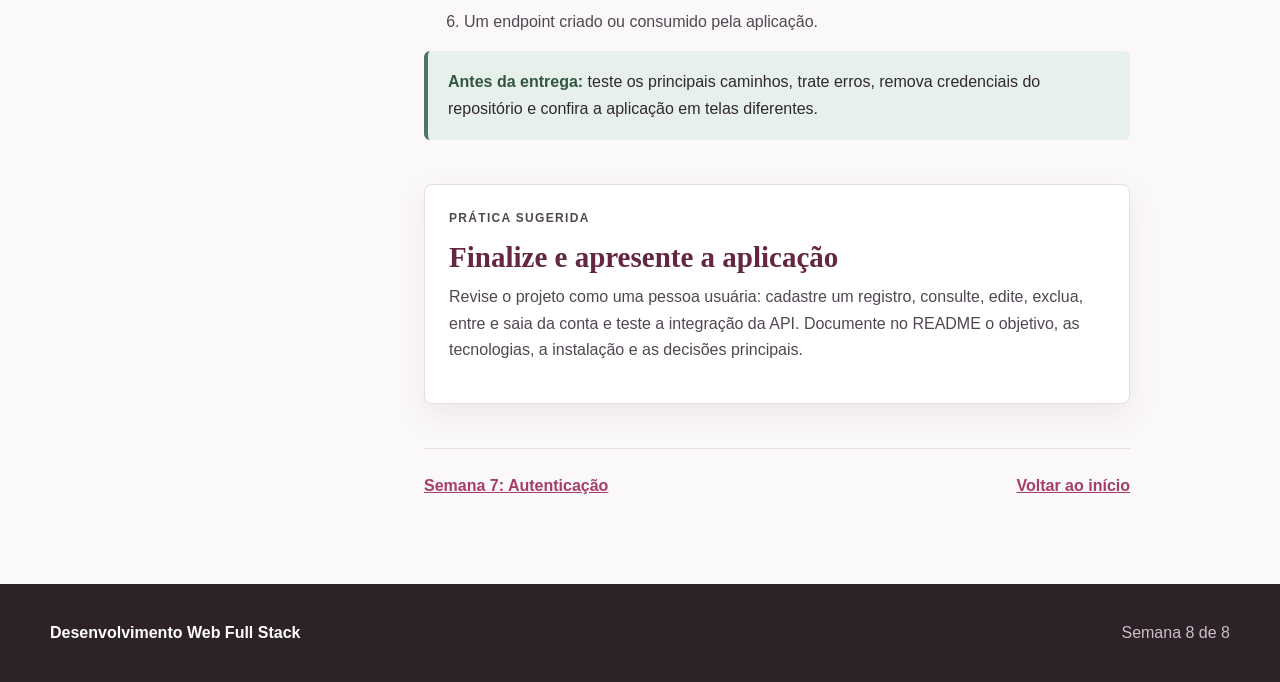
<file: conteudos/semana-8.html>
<!doctype html>
<html lang="pt-BR">
<head><meta charset="utf-8"><meta name="viewport" content="width=device-width, initial-scale=1"><title>Semana 8 · API REST e projeto integrador</title><link rel="icon" href="../assets/favicon.svg" type="image/svg+xml"><link rel="stylesheet" href="../assets/style.css"></head>
<body>
    <header class="site-header"><a class="brand" href="../index.html"><span class="brand-mark" aria-hidden="true">&lt;/&gt;</span><span>Curso Full Stack</span></a><nav class="site-nav" aria-label="Navegação principal"><a href="../index.html#sobre">Sobre</a><a href="../index.html#programa">Programa</a><a href="../index.html#projeto">Projeto integrador</a><a class="nav-cta" href="../index.html">Página inicial</a></nav></header>
    <main>
        <header class="content-hero"><a class="breadcrumb" href="../index.html#programa">Curso / Semana 8</a><h1>API REST e projeto integrador</h1><p>Integre sistemas por meio de endpoints e JSON, revise a aplicação completa e prepare a entrega final.</p></header>
        <div class="study-layout">
            <aside class="study-nav" aria-label="Nesta página"><strong>Nesta página</strong><a href="#api">API REST</a><a href="#http">HTTP</a><a href="#json">JSON</a><a href="#resposta">Respostas</a><a href="#projeto">Projeto final</a><a href="#pratica">Prática</a></aside>
            <article class="study-article">
                <section id="api"><p class="eyebrow">Integração</p><h2>O que é uma API REST</h2><p>Uma API permite que aplicações troquem informações. Em uma API REST, recursos são representados por endereços chamados endpoints e manipulados por métodos HTTP.</p><pre><code>GET    /api/tecnologias
GET    /api/tecnologias/10
POST   /api/tecnologias
PUT    /api/tecnologias/10
DELETE /api/tecnologias/10</code></pre></section>
                <section id="http"><p class="eyebrow">Comunicação</p><h2>Métodos e respostas HTTP</h2><div class="concept-grid"><div class="concept"><strong>GET</strong><p>Consulta um recurso sem alterá-lo.</p></div><div class="concept"><strong>POST</strong><p>Cria um novo recurso.</p></div><div class="concept"><strong>PUT</strong><p>Atualiza um recurso existente.</p></div><div class="concept"><strong>DELETE</strong><p>Remove um recurso autorizado.</p></div></div><p>As respostas também possuem códigos de estado: <code>200</code> para sucesso, <code>201</code> para criação, <code>400</code> para requisição inválida, <code>404</code> para recurso ausente e <code>500</code> para falha interna.</p></section>
                <section id="json"><p class="eyebrow">Formato dos dados</p><h2>Trabalhando com JSON</h2><p>JSON representa objetos e listas em texto estruturado. PHP pode gerar uma resposta JSON para outras aplicações.</p><pre><code>&lt;?php
header('Content-Type: application/json; charset=utf-8');

$dados = [
    'curso' =&gt; 'Desenvolvimento Web Full Stack',
    'carga_horaria' =&gt; 40,
    'semanas' =&gt; 8
];

echo json_encode($dados, JSON_UNESCAPED_UNICODE);</code></pre><p>No cliente, a resposta pode ser consultada com <code>fetch()</code> e analisada como JSON.</p><pre><code>fetch('/api/curso.php')
    .then(resposta =&gt; resposta.json())
    .then(dados =&gt; console.log(dados))
    .catch(erro =&gt; console.error(erro));</code></pre></section>
                <section id="resposta"><p class="eyebrow">Contrato da API</p><h2>Uma resposta previsível</h2><p>Uma API deve combinar conteúdo, código HTTP e cabeçalho adequados. O código informa o resultado geral; o JSON transporta os dados ou uma mensagem que o cliente consegue interpretar.</p><pre><code>&lt;?php
header('Content-Type: application/json; charset=utf-8');
http_response_code(201);

echo json_encode([
    'sucesso' =&gt; true,
    'mensagem' =&gt; 'Tecnologia cadastrada',
    'id' =&gt; 12
]);</code></pre><p>Um endpoint identifica um recurso, não uma ação visual. Por isso, endereços como <code>/api/projetos</code> são combinados aos métodos HTTP. Antes de devolver dados, a API deve validar a entrada, verificar autorização, tratar falhas e evitar expor detalhes internos do servidor.</p><h3>Consumo pelo front-end</h3><p><code>fetch()</code> inicia a requisição e retorna uma promessa. A resposta deve ser conferida antes de usar os dados. Depois de converter o JSON, a interface pode atualizar seu conteúdo por meio do DOM ou apresentar uma mensagem de erro.</p><pre><code>fetch('/api/tecnologias')
    .then(resposta =&gt; {
        if (!resposta.ok) {
            throw new Error('Não foi possível carregar os dados');
        }
        return resposta.json();
    })
    .then(dados =&gt; console.log(dados))
    .catch(erro =&gt; console.error(erro.message));</code></pre><div class="note"><strong>Revise:</strong> relacione recursos, endpoints, métodos e códigos HTTP; reconheça a estrutura do JSON; e explique como front-end, API, PHP e banco participam do mesmo fluxo.</div></section>
                <section id="projeto"><p class="eyebrow">Entrega final</p><h2>Integração do projeto</h2><p>A versão final deve demonstrar a conexão entre as partes estudadas:</p><ol><li>Interface estruturada com HTML e estilizada com CSS.</li><li>Lógica organizada em JavaScript e PHP.</li><li>Dados persistidos em MySQL por consultas preparadas.</li><li>CRUD completo e formulários validados.</li><li>Autenticação com hash de senha e controle de acesso.</li><li>Um endpoint criado ou consumido pela aplicação.</li></ol><div class="note"><strong>Antes da entrega:</strong> teste os principais caminhos, trate erros, remova credenciais do repositório e confira a aplicação em telas diferentes.</div></section>
                <section class="practice" id="pratica"><p class="eyebrow">Prática sugerida</p><h2>Finalize e apresente a aplicação</h2><p>Revise o projeto como uma pessoa usuária: cadastre um registro, consulte, edite, exclua, entre e saia da conta e teste a integração da API. Documente no README o objetivo, as tecnologias, a instalação e as decisões principais.</p></section>
                <nav class="week-pagination" aria-label="Navegação entre semanas"><a href="semana-7.html">Semana 7: Autenticação</a><a href="../index.html">Voltar ao início</a></nav>
            </article>
        </div>
    </main>
    <footer class="site-footer"><strong>Desenvolvimento Web Full Stack</strong><p>Semana 8 de 8</p></footer>
</body>
</html>
</file>
<file: assets/style.css>
:root {
    --bg: #fbf8fa;
    --surface: #ffffff;
    --ink: #302833;
    --muted: #726875;
    --wine: #642640;
    --berry: #a63d68;
    --rose: #f7e7ee;
    --coral: #d97873;
    --sage: #4f7564;
    --sage-soft: #e7f0eb;
    --line: #e8dce2;
    --code: #282029;
    --shadow: 0 12px 30px rgba(78, 45, 61, .08);
}

* { box-sizing: border-box; }
html { scroll-behavior: smooth; }
body { margin: 0; background: var(--bg); color: var(--ink); font-family: "Segoe UI", Arial, sans-serif; line-height: 1.65; }
a { color: inherit; }
img { max-width: 100%; display: block; }
h1, h2, h3 { margin-top: 0; color: var(--wine); font-family: Georgia, "Times New Roman", serif; line-height: 1.15; letter-spacing: 0; }
h1 { font-size: 58px; }
h2 { font-size: 38px; }
h3 { font-size: 21px; }
p { margin-top: 0; }

.site-header { position: sticky; top: 0; z-index: 20; min-height: 72px; padding: 12px max(24px, calc((100vw - 1180px) / 2)); display: flex; align-items: center; justify-content: space-between; gap: 24px; background: rgba(255, 255, 255, .96); border-bottom: 1px solid var(--line); }
.brand { display: inline-flex; align-items: center; gap: 11px; color: var(--wine); text-decoration: none; font-weight: 800; }
.brand-mark { width: 38px; height: 38px; display: grid; place-items: center; flex: 0 0 38px; background: var(--wine); border-radius: 8px; color: #fff; font-family: Consolas, monospace; font-size: 14px; }
.site-nav { display: flex; align-items: center; gap: 24px; font-size: 14px; font-weight: 700; }
.site-nav a { text-decoration: none; }
.site-nav a:hover { color: var(--berry); }
.site-nav .nav-cta { padding: 9px 13px; border: 1px solid var(--berry); border-radius: 7px; color: var(--berry); }

.hero { position: relative; min-height: min(720px, calc(100svh - 112px)); padding: 72px max(24px, calc((100vw - 1180px) / 2)); display: flex; align-items: center; background-color: #f4e9e2; background-image: url("hero-course.png"); background-repeat: no-repeat; background-position: center; background-size: cover; border-bottom: 1px solid #ead9d0; }
.hero::before { content: ""; position: absolute; inset: 0 auto 0 0; width: 58%; background: rgba(251, 248, 250, .88); }
.hero-content { position: relative; z-index: 1; width: min(600px, 55%); }
.eyebrow { margin-bottom: 12px; color: var(--berry); font-size: 12px; font-weight: 800; letter-spacing: .11em; text-transform: uppercase; }
.hero h1 { max-width: 590px; margin-bottom: 22px; }
.hero-copy { max-width: 570px; color: #544951; font-size: 19px; }
.hero-actions { margin: 28px 0 42px; display: flex; align-items: center; gap: 20px; flex-wrap: wrap; }
.button { display: inline-block; padding: 12px 17px; border: 1px solid var(--berry); border-radius: 8px; background: var(--berry); color: #fff; text-decoration: none; font-weight: 800; }
.button:hover { background: var(--wine); border-color: var(--wine); }
.text-link { color: var(--wine); font-weight: 800; text-underline-offset: 4px; }
.course-facts { margin: 0; display: flex; gap: 38px; }
.course-facts div { display: grid; }
.course-facts dt { color: var(--wine); font-family: Georgia, serif; font-size: 27px; font-weight: 700; }
.course-facts dd { margin: 0; color: var(--muted); font-size: 13px; }

.section { width: min(1180px, calc(100% - 48px)); margin: 0 auto; padding: 88px 0; }
.section-heading { max-width: 720px; margin-bottom: 42px; }
.section-heading h2 { margin-bottom: 0; }
.intro-grid { display: grid; grid-template-columns: .9fr 1.1fr; gap: 80px; align-items: start; }
.lead { color: var(--wine); font-family: Georgia, serif; font-size: 25px; line-height: 1.5; }
.principles { border-top: 1px solid var(--line); }
.principles div { padding: 18px 0; display: grid; grid-template-columns: 180px 1fr; gap: 20px; border-bottom: 1px solid var(--line); }
.principles strong { color: var(--wine); }
.principles span { color: var(--muted); }

.program-section { padding-top: 74px; }
.split-heading { max-width: none; display: grid; grid-template-columns: 1fr 1fr; gap: 90px; align-items: end; }
.split-heading > p { margin-bottom: 4px; color: var(--muted); }
.week-grid { display: grid; grid-template-columns: repeat(2, minmax(0, 1fr)); gap: 16px; }
.week-card { min-height: 250px; padding: 24px; display: grid; grid-template-columns: 58px 1fr; gap: 18px; background: var(--surface); border: 1px solid var(--line); border-radius: 8px; box-shadow: var(--shadow); }
.week-number { width: 52px; height: 52px; display: grid; place-items: center; background: var(--rose); border-radius: 50%; color: var(--berry); font-family: Georgia, serif; font-weight: 700; }
.week-area { margin-bottom: 8px; color: var(--sage); font-size: 11px; font-weight: 800; letter-spacing: .09em; text-transform: uppercase; }
.week-card h3 { margin-bottom: 10px; }
.week-card > div > p:not(.week-area) { color: var(--muted); }
.week-card a { color: var(--berry); font-size: 14px; font-weight: 800; text-underline-offset: 4px; }

.project-band { background: var(--wine); color: #fff; }
.project-layout { display: grid; grid-template-columns: .9fr 1.1fr; gap: 90px; }
.project-band h2, .project-band .eyebrow { color: #fff; }
.project-copy p:last-child { color: #eadce3; }
.project-steps { margin: 0; padding: 0; list-style: none; border-top: 1px solid rgba(255,255,255,.2); }
.project-steps li { padding: 18px 0; display: grid; grid-template-columns: 42px 1fr; gap: 16px; border-bottom: 1px solid rgba(255,255,255,.2); }
.project-steps li > span { width: 32px; height: 32px; display: grid; place-items: center; background: var(--coral); border-radius: 50%; font-weight: 800; }
.project-steps strong { color: #fff; }
.project-steps p { margin: 3px 0 0; color: #eadce3; }
.final-cta { text-align: center; }
.final-cta h2 { max-width: 650px; margin: 0 auto 28px; }

.site-footer { padding: 36px max(24px, calc((100vw - 1180px) / 2)); display: flex; justify-content: space-between; gap: 20px; background: #2e2229; color: #fff; }
.site-footer p { margin: 0; color: #cdbfc6; }

/* Páginas de conteúdo */
.content-hero { padding: 58px max(24px, calc((100vw - 980px) / 2)); background: var(--rose); border-bottom: 1px solid var(--line); }
.breadcrumb { margin-bottom: 20px; color: var(--berry); font-size: 13px; font-weight: 800; text-decoration: none; }
.content-hero h1 { max-width: 820px; margin-bottom: 16px; font-size: 46px; }
.content-hero > p:last-child { max-width: 720px; margin-bottom: 0; color: var(--muted); font-size: 18px; }
.study-layout { width: min(980px, calc(100% - 48px)); margin: 0 auto; padding: 60px 0 84px; display: grid; grid-template-columns: 220px 1fr; gap: 54px; align-items: start; }
.study-nav { position: sticky; top: 96px; }
.study-nav strong { display: block; margin-bottom: 12px; color: var(--wine); }
.study-nav a { display: block; padding: 7px 0; color: var(--muted); font-size: 14px; text-decoration: none; }
.study-nav a:hover { color: var(--berry); }
.study-article { min-width: 0; }
.study-article section { min-width: 0; margin-bottom: 44px; scroll-margin-top: 100px; }
.study-article h2 { margin-bottom: 16px; font-size: 29px; }
.study-article h3 { margin: 24px 0 10px; font-family: "Segoe UI", Arial, sans-serif; font-size: 18px; }
.study-article p, .study-article li { color: #514751; }
.study-article li + li { margin-top: 8px; }
.concept-grid { display: grid; grid-template-columns: repeat(2, minmax(0, 1fr)); gap: 12px; }
.concept { padding: 18px; background: #fff; border: 1px solid var(--line); border-radius: 8px; }
.concept strong { display: block; margin-bottom: 5px; color: var(--wine); }
.concept p { margin-bottom: 0; font-size: 14px; }
.note { padding: 18px 20px; background: var(--sage-soft); border-left: 4px solid var(--sage); border-radius: 6px; }
.note strong { color: #315646; }
.study-figure { margin: 24px 0; }
.study-figure img { width: 100%; max-width: 100%; height: auto; border: 1px solid var(--line); border-radius: 8px; box-shadow: var(--shadow); }
.study-figure figcaption { margin-top: 9px; color: var(--muted); font-size: 13px; text-align: center; }
pre { margin: 18px 0; padding: 18px; overflow: auto; background: var(--code); border-left: 4px solid var(--coral); border-radius: 6px; color: #f8edf2; line-height: 1.55; }
code { font-family: Consolas, "Courier New", monospace; }
:not(pre) > code { padding: 2px 5px; background: var(--rose); border-radius: 4px; color: var(--wine); }
.practice { padding: 24px; background: #fff; border: 1px solid var(--line); border-radius: 8px; box-shadow: var(--shadow); }
.practice h2 { margin-bottom: 10px; }
.interactive-lab { padding: 28px; background: #fff; border: 1px solid var(--line); border-radius: 8px; box-shadow: var(--shadow); }
.demo-grid { display: grid; grid-template-columns: repeat(2, minmax(0, 1fr)); gap: 28px; margin-top: 24px; }
.demo-panel + .demo-panel { padding-left: 28px; border-left: 1px solid var(--line); }
.demo-panel label { display: block; margin-bottom: 8px; color: var(--wine); font-weight: 700; }
.demo-panel input[type="range"] { width: 100%; accent-color: var(--berry); }
.demo-panel input[type="text"] { width: 100%; min-height: 44px; padding: 10px 12px; border: 1px solid #cdbfc6; border-radius: 6px; background: #fff; color: var(--ink); font: inherit; }
.demo-panel input[type="text"]:focus { outline: 3px solid rgba(166, 61, 104, .18); border-color: var(--berry); }
.demo-progress { height: 10px; margin: 14px 0 10px; overflow: hidden; background: var(--rose); border-radius: 5px; }
.demo-progress span { display: block; width: 0; height: 100%; background: var(--berry); transition: width .2s ease; }
.demo-result { min-height: 27px; color: var(--wine) !important; font-weight: 700; }
.demo-tags { display: flex; flex-wrap: wrap; gap: 8px; margin-top: 16px; }
.demo-tags span { padding: 4px 9px; background: var(--sage-soft); border-radius: 4px; color: #315646; font-size: 13px; font-weight: 700; }
.demo-actions { display: flex; flex-wrap: wrap; gap: 10px; margin: 14px 0; }
.demo-actions button { min-height: 42px; padding: 9px 13px; border: 1px solid var(--berry); border-radius: 6px; background: #fff; color: var(--berry); font: inherit; font-weight: 800; cursor: pointer; }
.demo-actions button[type="submit"] { background: var(--berry); color: #fff; }
.demo-actions button:hover { border-color: var(--wine); color: var(--wine); }
.demo-actions button[type="submit"]:hover { background: var(--wine); color: #fff; }
.demo-preview { min-height: 58px; margin: 0; padding: 14px; background: var(--rose); border-left: 4px solid var(--berry); border-radius: 4px; transition: background-color .2s ease, color .2s ease; }
.demo-preview.is-highlighted { background: var(--wine); color: #fff; }
.demo-status { min-height: 27px; margin: 10px 0 0; color: var(--sage) !important; font-weight: 700; }
.git-demo-actions { display: grid; gap: 9px; margin: 16px 0; }
.git-demo-actions button, .git-demo-reset { min-height: 42px; padding: 9px 13px; border: 1px solid var(--berry); border-radius: 6px; background: #fff; color: var(--berry); font: inherit; font-weight: 800; text-align: left; cursor: pointer; }
.git-demo-actions button:hover, .git-demo-reset:hover { border-color: var(--wine); color: var(--wine); }
.git-demo-actions button code { background: transparent; color: inherit; }
.git-demo-reset { width: 100%; background: var(--berry); color: #fff; text-align: center; }
.git-demo-reset:hover { background: var(--wine); color: #fff; }
.terminal-demo { min-height: 150px; padding: 18px; background: var(--code); border-left: 4px solid var(--coral); border-radius: 6px; color: #f8edf2; font-family: Consolas, "Courier New", monospace; }
.terminal-demo .terminal-prompt { display: block; margin-bottom: 12px; color: #f4a4b7; font-weight: 800; }
.terminal-demo p { margin: 0; color: #f8edf2; }
.terminal-demo code { padding: 0; background: transparent; color: #fff; }
.week-pagination { padding-top: 24px; display: flex; justify-content: space-between; gap: 16px; border-top: 1px solid var(--line); }
.week-pagination a { color: var(--berry); font-weight: 800; }
.week-pagination .disabled { color: #aaa0a6; }

@media (max-width: 980px) {
    h1 { font-size: 46px; }
    h2 { font-size: 33px; }
    .site-header { position: static; align-items: flex-start; flex-direction: column; }
    .site-nav { width: 100%; gap: 16px; overflow-x: auto; padding-bottom: 4px; }
    .site-nav a { flex: 0 0 auto; }
    .hero { min-height: 650px; align-items: flex-start; background-position: 58% center; }
    .hero::before { width: 78%; }
    .hero-content { width: min(590px, 75%); }
    .intro-grid, .split-heading, .project-layout { grid-template-columns: 1fr; gap: 34px; }
    .study-layout { grid-template-columns: 1fr; gap: 24px; }
    .study-nav { position: static; display: flex; gap: 14px; overflow-x: auto; }
    .study-nav strong { display: none; }
    .study-nav a { flex: 0 0 auto; }
}

@media (max-width: 620px) {
    h1 { font-size: 39px; }
    h2 { font-size: 30px; }
    .site-header { padding: 12px 16px; }
    .site-nav a:not(.nav-cta) { display: none; }
    .hero { min-height: 650px; padding: 45px 20px; background-position: 68% center; }
    .hero::before { display: block; width: 100%; background: rgba(251, 248, 250, .93); }
    .hero-content { width: 100%; }
    .hero-copy { font-size: 17px; }
    .course-facts { gap: 20px; }
    .section { width: min(100% - 32px, 1180px); padding: 64px 0; }
    .week-grid, .concept-grid, .demo-grid { grid-template-columns: 1fr; }
    .interactive-lab { padding: 22px 18px; }
    .demo-panel + .demo-panel { padding: 24px 0 0; border-top: 1px solid var(--line); border-left: 0; }
    .week-card { min-height: 0; grid-template-columns: 46px 1fr; padding: 18px; }
    .week-number { width: 42px; height: 42px; }
    .principles div { grid-template-columns: 1fr; gap: 4px; }
    .site-footer { align-items: flex-start; flex-direction: column; padding: 30px 20px; }
    .content-hero { padding: 40px 20px; }
    .content-hero h1 { font-size: 36px; }
    .study-layout { width: min(100% - 32px, 980px); padding-top: 40px; }
    .week-pagination { flex-direction: column; }
}
</file>
